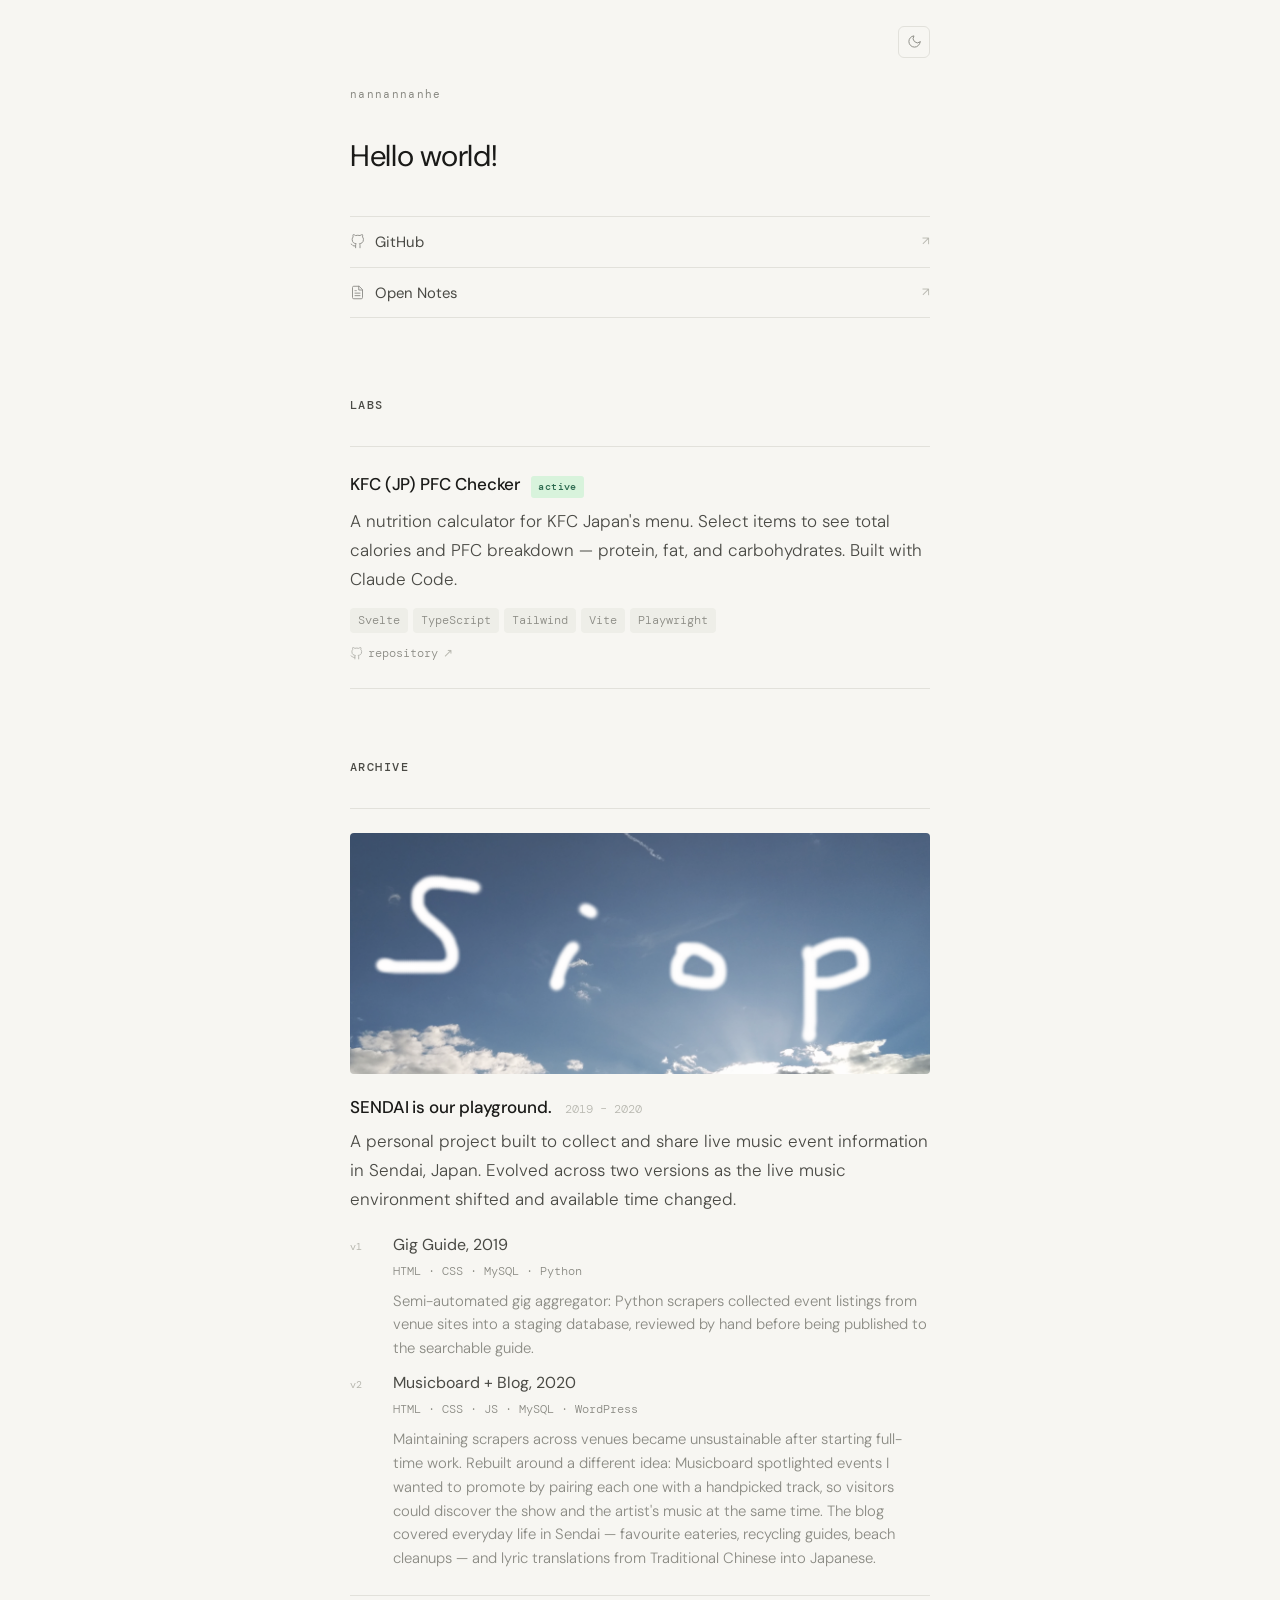
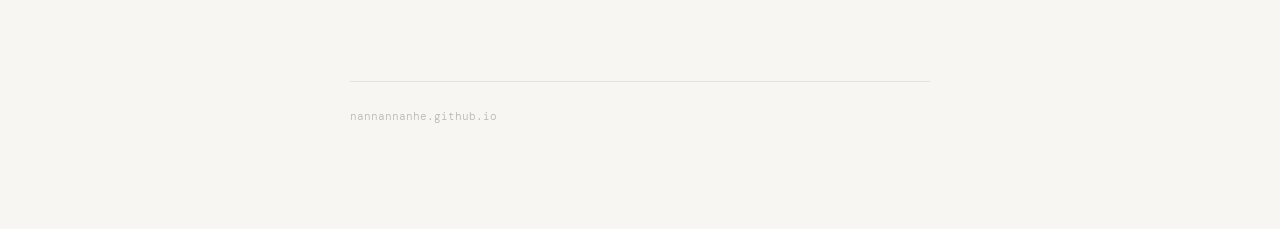
<file: index.html>
<!DOCTYPE html>
<html lang="en">

<head>
    <!-- Google tag (gtag.js) -->
    <script async src="https://www.googletagmanager.com/gtag/js?id=G-EFWFTFTSVG"></script>
    <script>
        window.dataLayer = window.dataLayer || [];
        function gtag() { dataLayer.push(arguments); }
        gtag('js', new Date());

        gtag('config', 'G-EFWFTFTSVG');
    </script>
    <meta charset="UTF-8" />
    <meta name="viewport" content="width=device-width, initial-scale=1.0" />
    <title>nannannanhe</title>
    <link rel="preconnect" href="https://fonts.googleapis.com" />
    <link rel="preconnect" href="https://fonts.gstatic.com" crossorigin />
    <link
        href="https://fonts.googleapis.com/css2?family=DM+Mono:ital,wght@0,300;0,400;0,500;1,300&family=DM+Sans:ital,opsz,wght@0,9..40,300;0,9..40,400;0,9..40,500;1,9..40,300&display=swap"
        rel="stylesheet" />
    <style>
        *,
        *::before,
        *::after {
            box-sizing: border-box;
            margin: 0;
            padding: 0;
        }

        :root {
            --bg: #f7f6f2;
            --surface: #ffffff;
            --ink: #1a1a18;
            --ink-2: #4a4a45;
            --ink-3: #8a8a83;
            --ink-4: #b8b8b0;
            --accent: #1a1a18;
            --rule: #e2e1db;
            --tag-bg: #eeeee8;
            --green: #2d6a4f;
            --green-bg: #d8f3dc;
            --mono: 'DM Mono', monospace;
            --sans: 'DM Sans', sans-serif;
        }

        html.dark {
            --bg: #161614;
            --surface: #1e1e1b;
            --ink: #f0efe8;
            --ink-2: #c0bfb5;
            --ink-3: #7a7a70;
            --ink-4: #4a4a42;
            --rule: #2a2a26;
            --tag-bg: #242420;
            --green: #74c69d;
            --green-bg: #1a3a28;
        }

        html {
            font-size: 17px;
        }

        body {
            background: var(--bg);
            color: var(--ink);
            font-family: var(--sans);
            font-weight: 300;
            line-height: 1.75;
            min-height: 100vh;
            padding: 0 1.5rem;
        }

        main {
            position: relative;
            max-width: 580px;
            margin: 0 auto;
            padding: 5rem 0 6rem;
        }

        /* ─── Intro ─── */
        .intro {
            margin-bottom: 4.5rem;
        }

        .handle {
            font-family: var(--mono);
            font-size: 11px;
            font-weight: 400;
            letter-spacing: 0.12em;
            color: var(--ink-3);
            text-transform: lowercase;
            margin-bottom: 1.5rem;
        }

        .greeting {
            font-size: 1.75rem;
            font-weight: 400;
            letter-spacing: -0.01em;
            margin-bottom: 2rem;
            color: var(--ink);
        }

        .nav-links {
            display: flex;
            flex-direction: column;
            gap: 0;
            border-top: 0.5px solid var(--rule);
        }

        .nav-link {
            display: flex;
            align-items: center;
            justify-content: space-between;
            padding: 0.7rem 0;
            border-bottom: 0.5px solid var(--rule);
            text-decoration: none;
            color: var(--ink-2);
            font-size: 0.875rem;
            font-weight: 400;
            transition: color 0.15s;
        }

        .nav-link:hover {
            color: var(--ink);
        }

        .nav-link-label {
            display: flex;
            align-items: center;
            gap: 0.6rem;
        }

        .nav-link svg {
            width: 15px;
            height: 15px;
            stroke: currentColor;
            fill: none;
            stroke-width: 1.5;
            stroke-linecap: round;
            stroke-linejoin: round;
            flex-shrink: 0;
            opacity: 0.6;
        }

        .nav-arrow {
            font-size: 12px;
            color: var(--ink-4);
            transition: color 0.15s, transform 0.15s;
            display: inline-block;
        }

        .nav-link:hover .nav-arrow {
            color: var(--ink-3);
            transform: translate(2px, -1px);
        }

        /* ─── Section ─── */
        section {
            margin-bottom: 4rem;
        }

        .section-head {
            font-family: var(--mono);
            font-size: 12px;
            font-weight: 500;
            letter-spacing: 0.12em;
            text-transform: uppercase;
            color: var(--ink-2);
            margin-bottom: 1.75rem;
        }

        /* ─── Labs ─── */
        .lab {
            padding: 1.4rem 0;
            border-top: 0.5px solid var(--rule);
        }

        .lab:last-child {
            border-bottom: 0.5px solid var(--rule);
        }

        .lab-row {
            display: flex;
            align-items: baseline;
            gap: 0.65rem;
            margin-bottom: 0.4rem;
            flex-wrap: wrap;
        }

        .lab-title {
            font-size: 1rem;
            font-weight: 500;
            color: var(--ink);
            text-decoration: none;
            letter-spacing: -0.005em;
        }

        .lab-title:hover {
            text-decoration: underline;
            text-underline-offset: 3px;
        }

        .badge {
            font-family: var(--mono);
            font-size: 10px;
            font-weight: 500;
            padding: 2px 7px;
            border-radius: 3px;
            letter-spacing: 0.04em;
        }

        .badge-active {
            background: var(--green-bg);
            color: var(--green);
        }

        .lab-desc {
            font-size: 1rem;
            color: var(--ink-2);
            line-height: 1.7;
            margin-bottom: 0.85rem;
        }

        .lab-meta {
            display: flex;
            flex-direction: column;
            gap: 0.6rem;
        }

        .tags {
            display: flex;
            flex-wrap: wrap;
            gap: 5px;
        }

        .tag {
            font-family: var(--mono);
            font-size: 12px;
            font-weight: 300;
            color: var(--ink-3);
            background: var(--tag-bg);
            padding: 2px 8px;
            border-radius: 4px;
        }

        .lab-repo {
            display: inline-flex;
            align-items: center;
            gap: 5px;
            font-family: var(--mono);
            font-size: 12px;
            font-weight: 300;
            color: var(--ink-3);
            text-decoration: none;
        }

        .lab-repo svg {
            width: 13px;
            height: 13px;
            stroke: currentColor;
            fill: none;
            stroke-width: 1.5;
            stroke-linecap: round;
            stroke-linejoin: round;
            flex-shrink: 0;
            opacity: 0.7;
        }

        .lab-repo:hover {
            color: var(--ink-2);
            text-decoration: underline;
            text-underline-offset: 2px;
        }

        .lab-built-with {
            font-size: 11px;
            color: var(--ink-4);
            font-style: italic;
            margin-top: 0.5rem;
        }

        /* ─── Archive ─── */
        .archive-project {
            border-top: 0.5px solid var(--rule);
            padding: 1.4rem 0;
        }

        .archive-project:last-child {
            border-bottom: 0.5px solid var(--rule);
        }

        .archive-banner {
            width: 100%;
            display: block;
            margin-bottom: 1.1rem;
            border-radius: 4px;
            overflow: hidden;
        }

        .archive-banner img {
            width: 100%;
            height: auto;
            display: block;
            filter: grayscale(10%);
            opacity: 0.9;
            transition: opacity 0.2s;
        }

        .archive-banner:hover img {
            opacity: 1;
        }

        .archive-title-row {
            display: flex;
            align-items: baseline;
            gap: 0.75rem;
            margin-bottom: 0.25rem;
            flex-wrap: wrap;
        }

        .archive-title {
            font-size: 1rem;
            font-weight: 500;
            letter-spacing: -0.005em;
        }

        .archive-years {
            font-family: var(--mono);
            font-size: 12px;
            color: var(--ink-4);
            font-weight: 300;
        }

        .archive-desc {
            font-size: 1rem;
            color: var(--ink-2);
            line-height: 1.7;
            margin-bottom: 1rem;
        }

        .version-list {
            display: flex;
            flex-direction: column;
            gap: 0.5rem;
        }

        .version {
            display: grid;
            grid-template-columns: 2rem 1fr;
            gap: 0.5rem;
            align-items: baseline;
            font-size: 0.9375rem;
        }

        .version-id {
            font-family: var(--mono);
            font-size: 10px;
            font-weight: 400;
            color: var(--ink-4);
            padding-top: 1px;
        }

        .version-body {
            display: flex;
            flex-direction: column;
            gap: 2px;
        }

        .version-link {
            color: var(--ink-2);
            text-decoration: none;
            font-weight: 400;
        }

        .version-link:hover {
            color: var(--ink);
            text-decoration: underline;
            text-underline-offset: 2px;
        }

        .version-stack {
            font-family: var(--mono);
            font-size: 12px;
            font-weight: 300;
            color: var(--ink-3);
        }

        .version-desc {
            font-size: 0.875rem;
            color: var(--ink-3);
            line-height: 1.6;
            margin-top: 0.35rem;
        }

        /* ─── Theme toggle ─── */
        #theme-toggle {
            position: absolute;
            top: 1.5rem;
            right: 0;
            width: 32px;
            height: 32px;
            display: flex;
            align-items: center;
            justify-content: center;
            background: none;
            border: 0.5px solid var(--rule);
            border-radius: 6px;
            cursor: pointer;
            color: var(--ink-3);
            transition: color 0.15s, border-color 0.15s;
            padding: 0;
        }

        #theme-toggle:hover {
            color: var(--ink-2);
            border-color: var(--ink-4);
        }

        #theme-toggle svg {
            width: 15px;
            height: 15px;
            stroke: currentColor;
            fill: none;
            stroke-width: 1.5;
            stroke-linecap: round;
            stroke-linejoin: round;
        }

        #theme-toggle .icon-sun { display: none; }
        html.dark #theme-toggle .icon-sun { display: block; }
        html.dark #theme-toggle .icon-moon { display: none; }

        /* ─── Footer ─── */
        footer {
            margin-top: 5rem;
            padding-top: 1.5rem;
            border-top: 0.5px solid var(--rule);
            font-family: var(--mono);
            font-size: 11px;
            color: var(--ink-4);
            font-weight: 300;
        }

        /* ─── Fade-in ─── */
        @keyframes fadeUp {
            from {
                opacity: 0;
                transform: translateY(10px);
            }

            to {
                opacity: 1;
                transform: translateY(0);
            }
        }

        .intro {
            animation: fadeUp 0.5s ease both;
            animation-delay: 0.05s;
        }

        section:nth-of-type(1) {
            animation: fadeUp 0.5s ease both;
            animation-delay: 0.15s;
        }

        section:nth-of-type(2) {
            animation: fadeUp 0.5s ease both;
            animation-delay: 0.25s;
        }

        footer {
            animation: fadeUp 0.5s ease both;
            animation-delay: 0.35s;
        }
    </style>
    <script>
        (function () {
            var stored = localStorage.getItem('theme');
            var prefersDark = window.matchMedia('(prefers-color-scheme: dark)').matches;
            if (stored === 'dark' || (stored === null && prefersDark)) {
                document.documentElement.classList.add('dark');
            }
        })();
    </script>
</head>

<body>
    <main>
        <button id="theme-toggle" aria-label="Switch to dark mode">
            <!-- Moon: shown in light mode -->
            <svg class="icon-moon" viewBox="0 0 24 24" aria-hidden="true">
                <path d="M21 12.79A9 9 0 1 1 11.21 3 7 7 0 0 0 21 12.79z" />
            </svg>
            <!-- Sun: shown in dark mode -->
            <svg class="icon-sun" viewBox="0 0 24 24" aria-hidden="true">
                <circle cx="12" cy="12" r="5" />
                <line x1="12" y1="1" x2="12" y2="3" />
                <line x1="12" y1="21" x2="12" y2="23" />
                <line x1="4.22" y1="4.22" x2="5.64" y2="5.64" />
                <line x1="18.36" y1="18.36" x2="19.78" y2="19.78" />
                <line x1="1" y1="12" x2="3" y2="12" />
                <line x1="21" y1="12" x2="23" y2="12" />
                <line x1="4.22" y1="19.78" x2="5.64" y2="18.36" />
                <line x1="18.36" y1="5.64" x2="19.78" y2="4.22" />
            </svg>
        </button>

        <!-- Intro -->
        <div class="intro">
            <p class="handle">nannannanhe</p>
            <p class="greeting">Hello world!</p>
            <nav class="nav-links" aria-label="Links">

                <a class="nav-link" href="https://github.com/nannannanhe" target="_blank" rel="noopener">
                    <span class="nav-link-label">
                        <svg viewBox="0 0 24 24" aria-hidden="true">
                            <path
                                d="M9 19c-5 1.5-5-2.5-7-3m14 6v-3.87a3.37 3.37 0 0 0-.94-2.61c3.14-.35 6.44-1.54 6.44-7A5.44 5.44 0 0 0 20 4.77 5.07 5.07 0 0 0 19.91 1S18.73.65 16 2.48a13.38 13.38 0 0 0-7 0C6.27.65 5.09 1 5.09 1A5.07 5.07 0 0 0 5 4.77a5.44 5.44 0 0 0-1.5 3.78c0 5.42 3.3 6.61 6.44 7A3.37 3.37 0 0 0 9 18.13V22" />
                        </svg>
                        GitHub
                    </span>
                    <span class="nav-arrow">↗</span>
                </a>

                <a class="nav-link" href="https://nannannanhe.github.io/blog/" target="_blank" rel="noopener">
                    <span class="nav-link-label">
                        <svg viewBox="0 0 24 24" aria-hidden="true">
                            <path d="M14 2H6a2 2 0 0 0-2 2v16a2 2 0 0 0 2 2h12a2 2 0 0 0 2-2V8z" />
                            <polyline points="14 2 14 8 20 8" />
                            <line x1="16" y1="13" x2="8" y2="13" />
                            <line x1="16" y1="17" x2="8" y2="17" />
                            <polyline points="10 9 9 9 8 9" />
                        </svg>
                        Open Notes
                    </span>
                    <span class="nav-arrow">↗</span>
                </a>

            </nav>
        </div>

        <!-- Labs -->
        <section aria-labelledby="labs-heading">
            <p class="section-head" id="labs-heading">Labs</p>

            <div class="lab">
                <div class="lab-row">
                    <a class="lab-title" href="https://kfc-jp-pfc-checker.pages.dev/" target="_blank" rel="noopener">
                        KFC (JP) PFC Checker
                    </a>
                    <span class="badge badge-active">active</span>
                </div>
                <p class="lab-desc">
                    A nutrition calculator for KFC Japan's menu. Select items to see total
                    calories and PFC breakdown — protein, fat, and carbohydrates.
                    Built with Claude Code.
                </p>
                <div class="lab-meta">
                    <div class="tags">
                        <span class="tag">Svelte</span>
                        <span class="tag">TypeScript</span>
                        <span class="tag">Tailwind</span>
                        <span class="tag">Vite</span>
                        <span class="tag">Playwright</span>
                    </div>
                    <a class="lab-repo" href="https://github.com/nannannanhe/kfc-jp-pfc-checker" target="_blank"
                        rel="noopener">
                        <svg viewBox="0 0 24 24" aria-hidden="true">
                            <path
                                d="M9 19c-5 1.5-5-2.5-7-3m14 6v-3.87a3.37 3.37 0 0 0-.94-2.61c3.14-.35 6.44-1.54 6.44-7A5.44 5.44 0 0 0 20 4.77 5.07 5.07 0 0 0 19.91 1S18.73.65 16 2.48a13.38 13.38 0 0 0-7 0C6.27.65 5.09 1 5.09 1A5.07 5.07 0 0 0 5 4.77a5.44 5.44 0 0 0-1.5 3.78c0 5.42 3.3 6.61 6.44 7A3.37 3.37 0 0 0 9 18.13V22" />
                        </svg>
                        repository
                        <span class="nav-arrow">↗</span>
                    </a>
                </div>
            </div>

        </section>

        <!-- Archive -->
        <section aria-labelledby="archive-heading">
            <p class="section-head" id="archive-heading">Archive</p>

            <div class="archive-project">
                <a class="archive-banner" href="https://nannannanhe.github.io/archive/siop_v1/" target="_blank"
                    rel="noopener" aria-label="SENDAI is our playground — view v1">
                    <img src="archive/siop_v1/img/title_600_20190317.png" alt="SENDAI is our playground — banner"
                        loading="lazy" />
                </a>
                <div class="archive-title-row">
                    <span class="archive-title">SENDAI is our playground.</span>
                    <span class="archive-years">2019 – 2020</span>
                </div>
                <p class="archive-desc">
                    A personal project built to collect and share live music event
                    information in Sendai, Japan. Evolved across two versions as the live
                    music environment shifted and available time changed.
                </p>
                <div class="version-list">
                    <div class="version">
                        <span class="version-id">v1</span>
                        <div class="version-body">
                            <a class="version-link" href="https://nannannanhe.github.io/archive/siop_v1/"
                                target="_blank" rel="noopener">Gig Guide, 2019</a>
                            <span class="version-stack">HTML · CSS · MySQL · Python</span>
                            <p class="version-desc">Semi-automated gig aggregator: Python scrapers collected event
                                listings from venue sites into a staging database, reviewed by hand before being
                                published to the searchable guide.</p>
                        </div>
                    </div>
                    <div class="version">
                        <span class="version-id">v2</span>
                        <div class="version-body">
                            <a class="version-link" href="https://nannannanhe.github.io/archive/siop_v2/"
                                target="_blank" rel="noopener">Musicboard + Blog, 2020</a>
                            <span class="version-stack">HTML · CSS · JS · MySQL · WordPress</span>
                            <p class="version-desc">Maintaining scrapers across venues became unsustainable after
                                starting full-time work. Rebuilt around a different idea: Musicboard spotlighted events
                                I wanted to promote by pairing each one with a handpicked track, so visitors could
                                discover the show and the artist's music at the same time. The blog covered everyday
                                life in Sendai — favourite eateries, recycling guides, beach cleanups — and
                                lyric translations from Traditional Chinese into Japanese.</p>
                        </div>
                    </div>
                </div>
            </div>

        </section>

        <footer>
            nannannanhe.github.io
        </footer>

    </main>
    <script>
        var btn = document.getElementById('theme-toggle');
        btn.setAttribute('aria-label',
            document.documentElement.classList.contains('dark') ? 'Switch to light mode' : 'Switch to dark mode'
        );
        btn.addEventListener('click', function () {
            var isDark = document.documentElement.classList.toggle('dark');
            localStorage.setItem('theme', isDark ? 'dark' : 'light');
            btn.setAttribute('aria-label', isDark ? 'Switch to light mode' : 'Switch to dark mode');
        });
    </script>
</body>

</html>
</file>
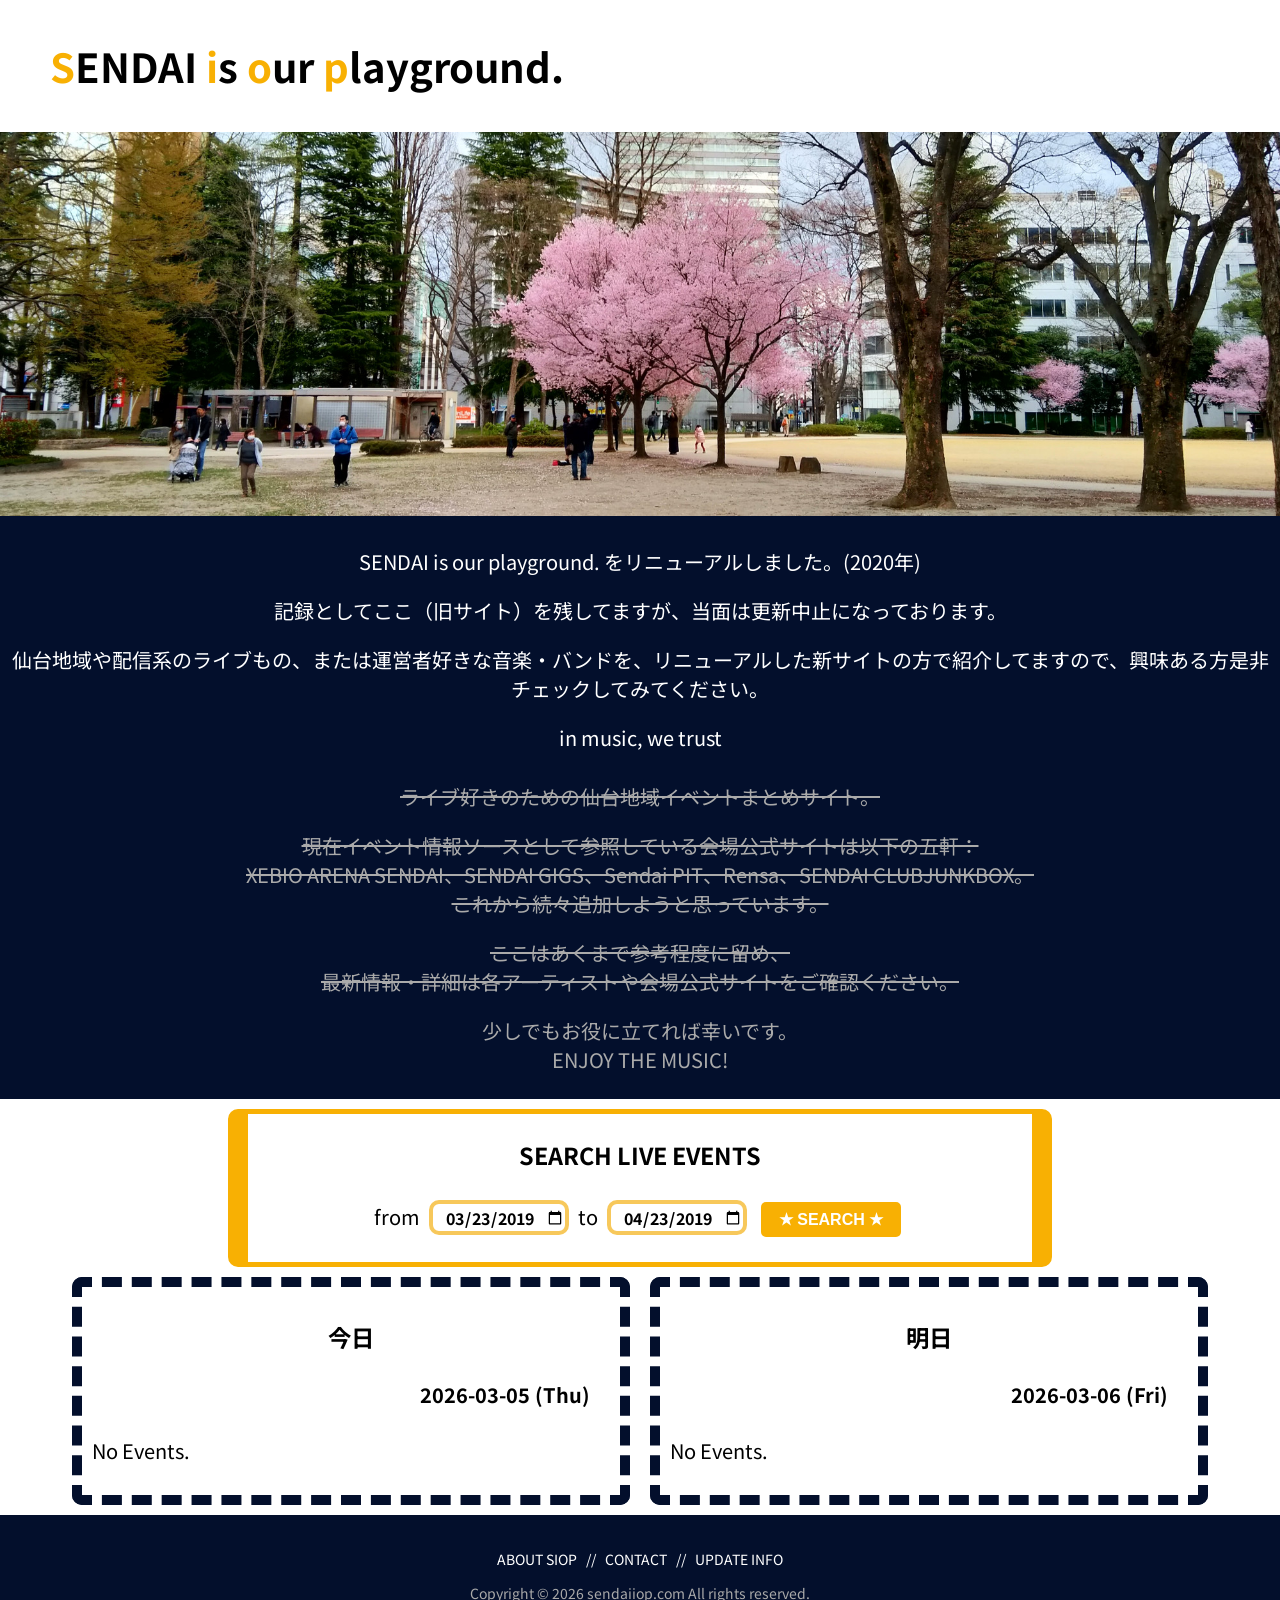
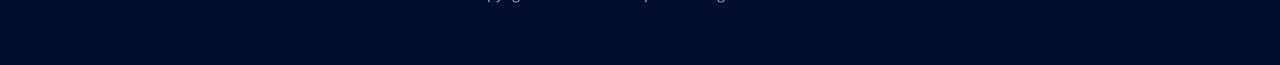
<file: archive/siop_v1/index.html>
<!DOCTYPE html>
<html>

<head>
    <!-- Google tag (gtag.js) -->
    <script async src="https://www.googletagmanager.com/gtag/js?id=G-EFWFTFTSVG"></script>
    <script>
        window.dataLayer = window.dataLayer || [];
        function gtag() { dataLayer.push(arguments); }
        gtag('js', new Date());

        gtag('config', 'G-EFWFTFTSVG');
    </script>
    <meta charset="utf-8">
    <meta http-equiv="X-UA-Compatible" content="IE=edge,chrome=1">
    <meta name="robots" content="noindex">
    <title>SENDAI is our playground. - 仙台地域ライブイベントまとめサイト・SENDAI AREA GIG GUIDE - </title>
    <meta name="viewport" content="width=device-width, initial-scale=1">
    <meta name="description"
        content="ライブ好きのための仙台地域イベントまとめサイト。日付や範囲でライブを検索することができます。ライブに行こう！Searching for Live events in Sendai? Try siop!">
    <link href="https://fonts.googleapis.com/css?family=Noto+Sans+JP" rel="stylesheet">
    <link rel="shortcut icon" href="img/ico4.png">

    <link href="css/common.css" rel="stylesheet" type="text/css">
    <link href="css/mobile.css" rel="stylesheet" type="text/css" media="(min-width: 0px) and (max-width: 599px)">
    <link href="css/tablet.css" rel="stylesheet" type="text/css" media="(min-width: 600px) and (max-width: 900px)">
    <link href="css/pc.css" rel="stylesheet" type="text/css" media="(min-width: 901px)">


</head>

<body>
    <div id="header-light">
        <h1><span class="kone"><span class="orange">S</span>ENDAI&nbsp;</span><span class="kone"><span
                    class="orange">i</span>s <span class="orange">o</span>ur <span
                    class="orange">p</span>layground.</span></h1>
    </div>

    <!--pic-header start -->
    <div id="pic-header">
        <picture>
            <source srcset="img/s2000_600.jpg" media="(min-width: 901px)">
            <source srcset="img/s1000_500.jpg" media="(min-width: 600px) and (max-width: 900px)">
            <source srcset="img/s600_500.jpg" media="(min-width: 0px) and (max-width: 599px)">
            <img src="img/s2000_600.jpg" alt="default image">
        </picture>
    </div>
    <!--pic-header ends-->
    <!-- information -->
    <div id="inform">
        <p><a href="../siop_v2/" rel="noopener">SENDAI is our playground. </a>をリニューアルしました。(2020年)</p>
        <p>記録としてここ（旧サイト）を残してますが、当面は更新中止になっております。</p>
        <p>仙台地域や配信系のライブもの、または運営者好きな音楽・バンドを、リニューアルした<a href="../siop_v2/"
                rel="noopener">新サイト</a>の方で紹介してますので、興味ある方是非チェックしてみてください。</p>
        <p>in music, we trust</p>
        <div style="color: #aaaaaa !important ; margin-top: 30px;">
            <p style=" text-decoration: line-through !important; ">ライブ好きのための仙台地域イベントまとめサイト。</p>
            <p style=" text-decoration: line-through !important; ">現在イベント情報ソースとして参照している会場公式サイトは以下の五軒：<br>XEBIO ARENA
                SENDAI、SENDAI GIGS、Sendai PIT、Rensa、SENDAI CLUBJUNKBOX。<br>これから続々追加しようと思っています。</p>
            <p style=" text-decoration: line-through !important; ">ここはあくまで参考程度に留め、<br>最新情報・詳細は各アーティストや会場公式サイトをご確認ください。
            </p>
            <p>少しでもお役に立てれば幸いです。<br>ENJOY THE MUSIC!</p>
        </div>
    </div>
    <!--wrapper start-->
    <div id="wrapper">
        <!-- search area -->
        <div class="searchbox">
            <h3>SEARCH LIVE EVENTS</h3>
            <form method="GET" action="./search.html">
                <p><span class="kone"><label for="datestart">from&nbsp;</label><input type="date" name="datestart"
                            id="datestart" value="2019-03-23"></span><span class="kone"><label
                            for="dateends">&nbsp;to&nbsp;</label><input type="date" name="dateends" id="dateends"
                            value="2019-04-23"></span>
                    <button type='submit' name='action' value='search'>★ SEARCH ★</button>
                </p>
            </form>
        </div>
        <div class="container-table">
            <div class="table-row">
                <div id="todaysevent">
                    <h3>今日</h3>
                    <h4 class="date">2026-03-05 (Thu) </h4>
                    <p>No Events.</p>
                </div>
                <div id="tomorrowsevent">
                    <h3>明日</h3>
                    <h4 class="date">2026-03-06 (Fri) </h4>
                    <p>No Events.</p>
                </div>
            </div>
        </div>

    </div>
    <!--wrapper end-->
    <div id="footer">
        <p><a href="about.html">ABOUT SIOP</a>&nbsp;&nbsp;&nbsp;//&nbsp;&nbsp;&nbsp;<a
                href="contact.html">CONTACT</a>&nbsp;&nbsp;&nbsp;//&nbsp;&nbsp;&nbsp;<a href="updateinfo.html">UPDATE
                INFO</a></p>
        <p id="copyright">Copyright &copy; 2026 sendaiiop.com <span class="kone">All rights reserved.</span></p>
    </div>
</body>

</html>
</file>
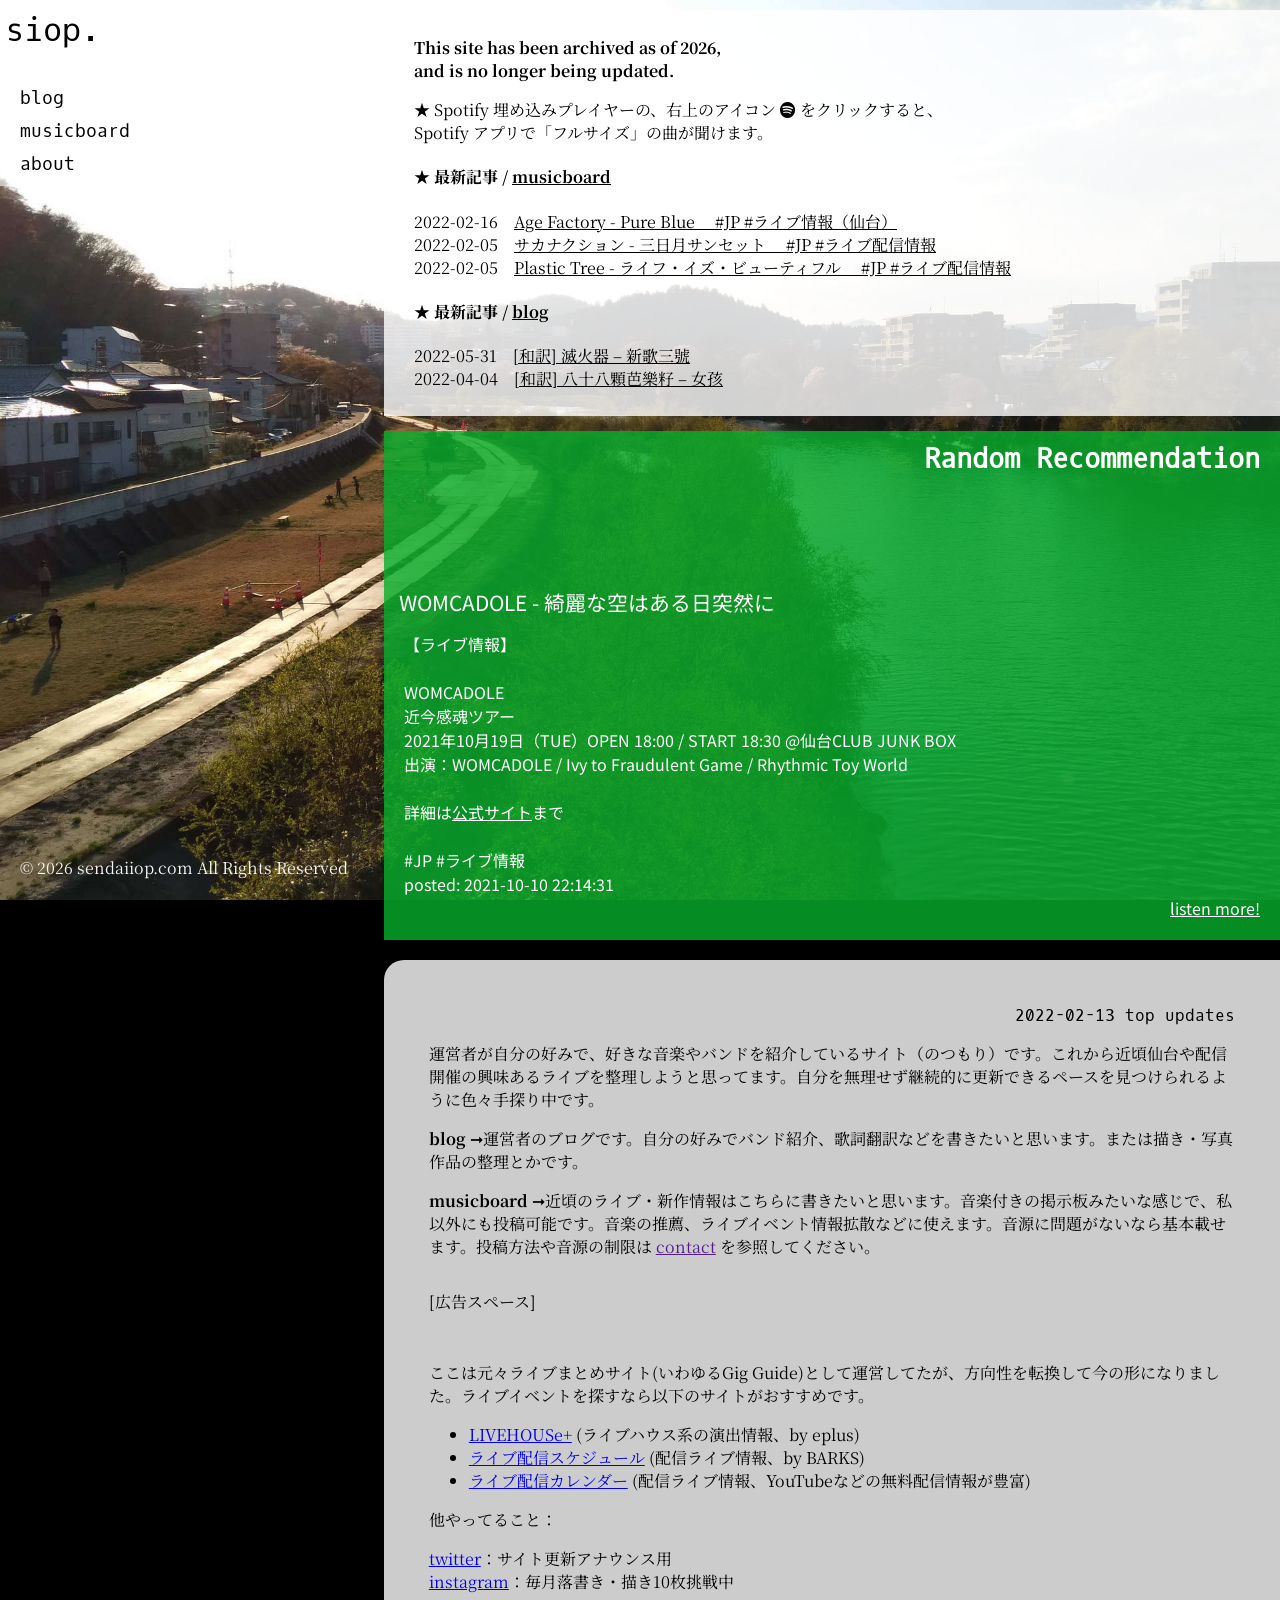
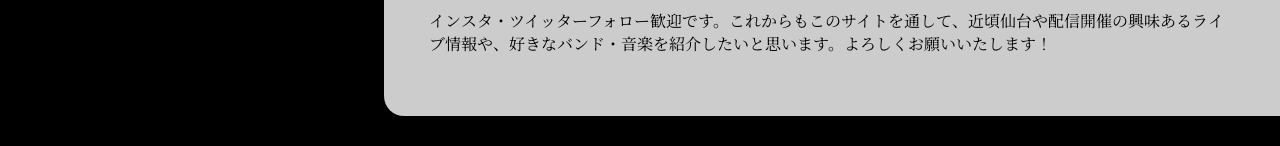
<file: archive/siop_v2/index.html>
<!DOCTYPE html>
<html>

<head>
    <!-- Google tag (gtag.js) -->
    <script async src="https://www.googletagmanager.com/gtag/js?id=G-EFWFTFTSVG"></script>
    <script>
        window.dataLayer = window.dataLayer || [];
        function gtag() { dataLayer.push(arguments); }
        gtag('js', new Date());

        gtag('config', 'G-EFWFTFTSVG');
    </script>
    <meta charset="utf-8">
    <meta name="robots" content="noindex">
    <meta http-equiv="X-UA-Compatible" content="IE=edge,chrome=1">
    <title>SENDAI is our playground.</title>
    <meta name="viewport" content="width=device-width, initial-scale=1">
    <meta name="description" content="サイト運営者の独断で、好きな音楽・バンドと、ライブ・イベント（配信や仙台開催のものを中心に）を紹介してます。">
    <link
        href="https://fonts.googleapis.com/css2?family=Noto+Sans+JP&family=Noto+Sans+TC&family=Noto+Serif+JP:wght@500&family=Noto+Serif+TC:wght@500&family=Oxygen+Mono&display=swap"
        rel="stylesheet">
    <link rel="shortcut icon" href="./common/img/favicon.ico">
    <link rel="apple-touch-icon" href="./common/img/apple-touch-icon.png">
    <link rel="icon" type="image/png" href="./common/img/android-chrome-192x192.png">

    <link href="./common/css/common.css" rel="stylesheet" type="text/css">
    <link href="./common/css/mobile.css" rel="stylesheet" type="text/css"
        media="(min-width: 0px) and (max-width: 770px)">
    <link href="./common/css/tablet.css" rel="stylesheet" type="text/css"
        media="(min-width: 771px) and (max-width: 1399px)">
    <link href="./common/css/pc.css" rel="stylesheet" type="text/css" media="(min-width: 1400px)">
    <link href="./common/libs/font-awesome/css/all.min.css" rel="stylesheet">
    <link href="./common/libs/font-awesome/css/fontawesome.min.css" rel="stylesheet">
    <link href="./common/libs/font-awesome/css/brands.min.css" rel="stylesheet">
    <script src="./common/libs/lazysizes/lazysizes.min.js"></script>

</head>

<body>
    <div id="back-slider">
        <!-- slides -->
        <img data-srcset="./slider/black.png 600w,
                     ./slider/IMG_20200412_164941_16x9.jpg 2400w" sizes="(max-width: 770px) 600px, 2400px"
            src="./slider/IMG_20200412_164941_16x9.jpg">
        <img data-srcset="./slider/black.png 600w,
                     ./slider/IMG_20180407_160701_190524.jpg 2400w" data-sizes="(max-width: 770px) 600px, 2400px"
            data-src="./slider/IMG_20180407_160701_190524.jpg" class="lazyload out">
        <img data-srcset="./slider/black.png 600w,
                     ./slider/IMG_20190419_180222_16x9.jpg 2400w" data-sizes="(max-width: 770px) 600px, 2400px"
            data-src="./slider/IMG_20190419_180222_16x9.jpg" class="lazyload out">
        <img data-srcset="./slider/black.png 600w,
                     ./slider/IMG_20191119_085349_16x9.jpg 2400w" data-sizes="(max-width: 770px) 600px, 2400px"
            data-src="./slider/IMG_20191119_085349_16x9.jpg" class="lazyload out">
        <img data-srcset="./slider/black.png 600w,
                     ./slider/IMG_20191127_205332_16x9.jpg 2400w" data-sizes="(max-width: 770px) 600px, 2400px"
            data-src="./slider/IMG_20191127_205332_16x9.jpg" class="lazyload out">
        <img data-srcset="./slider/black.png 600w,
                     ./slider/IMG_20200207_122801_16x9.jpg 2400w" data-sizes="(max-width: 770px) 600px, 2400px"
            data-src="./slider/IMG_20200207_122801_16x9.jpg" class="lazyload out">
        <img data-srcset="./slider/black.png 600w,
                     ./slider/IMG_20200210_203306_16x9.jpg 2400w" data-sizes="(max-width: 770px) 600px, 2400px"
            data-src="./slider/IMG_20200210_203306_16x9.jpg" class="lazyload out">
        <img data-srcset="./slider/black.png 600w,
                     ./slider/IMG_20200409_083922_16x9.jpg 2400w" data-sizes="(max-width: 770px) 600px, 2400px"
            data-src="./slider/IMG_20200409_083922_16x9.jpg" class="lazyload out">
    </div>
    <div class="pc-menu">
        <div class="logo"><a href="./">siop.</a></div>
        <div class="menu">
            <a href="./blog/">blog</a><br>
            <a href="./musicboard/">musicboard</a><br>
            <a href="./about">about</a>
        </div>
    </div>
    <div class="npc-menu">
        <div class="logo"><a href="./">siop.</a></div>
        <div class="menu"><a href="./blog/">blog</a></div>
        <div class="menu"><a href="./musicboard/">musicboard</a></div>
        <div class="menu"><a href="./about/">about</a></div>
    </div>
    <div class="news-container">
        <div class="article">
            <p><b>This site has been archived as of 2026,<br> and is no longer being updated.</b></p>
            <p>★ Spotify 埋め込みプレイヤーの、右上のアイコン <i class="fab fa-spotify"></i> をクリックすると、<br>
                Spotify アプリで「フルサイズ」の曲が聞けます。</p>
            <h4>★ 最新記事 / <a href="./musicboard/">musicboard</a></h4>
            <p>
                2022-02-16　<a href="./musicboard#071">Age Factory - Pure Blue 　#JP #ライブ情報（仙台）</a><br>
                2022-02-05　<a href="./musicboard#070">サカナクション - 三日月サンセット 　#JP #ライブ配信情報</a><br>
                2022-02-05　<a href="./musicboard#069">Plastic Tree - ライフ・イズ・ビューティフル 　#JP #ライブ配信情報</a><br>
            </p>
            <h4>★ 最新記事 / <a href="./blog/">blog</a></h4>
            <p>
                2022-05-31　<a href=''>[和訳] 滅火器 &#8211; 新歌三號</a>
                <br>
                2022-04-04　<a href=''>[和訳] 八十八顆芭樂籽 &#8211;
                    女孩</a>
            </p>
        </div>
    </div>
    <div class="pickup-container">
        <h3>Random Recommendation</h3>
        <!-- spotify version -->
        <div class="spotify-iframe">
            <iframe src="https://open.spotify.com/embed/track/2yNyEAQmvGSkknRhphIOjt" frameborder="0"
                allowtransparency="true" allow="encrypted-media"></iframe>
        </div>
        <div class="artist-title">
            WOMCADOLE - 綺麗な空はある日突然に </div>
        <div class="pickup-comment">
            【ライブ情報】<br />
            <br />
            WOMCADOLE<br />
            近今感魂ツアー<br />
            2021年10月19日（TUE）OPEN 18:00 / START 18:30 @仙台CLUB JUNK BOX<br />
            出演：WOMCADOLE / Ivy to Fraudulent Game / Rhythmic Toy World<br />
            <br />
            詳細は<a href="https://womcadole.com/" target="_blank" rel="noopener">公式サイト</a>まで <br><br>#JP #ライブ情報
            <br>posted: 2021-10-10 22:14:31 <span style="display: block; text-align: right"><a
                    href="./musicboard/">listen more!</a></span>
        </div>
    </div>

    <div class="blog-container">
        <div class="article">
            <!--<div class="article-title">hello world! &#8211; top用</div>-->
            <div class="article-date">2022-02-13 top updates</div>
            <div class="article-content">
                <p>運営者が自分の好みで、好きな音楽やバンドを紹介しているサイト（のつもり）です。これから近頃仙台や配信開催の興味あるライブを整理しようと思ってます。自分を無理せず継続的に更新できるペースを見つけられるように色々手探り中です。
                </p>
                <p><strong>blog</strong> ➞運営者のブログです。自分の好みでバンド紹介、歌詞翻訳などを書きたいと思います。または描き・写真作品の整理とかです。</p>
                <p><strong>musicboard</strong>
                    ➞近頃のライブ・新作情報はこちらに書きたいと思います。音楽付きの掲示板みたいな感じで、私以外にも投稿可能です。音楽の推薦、ライブイベント情報拡散などに使えます。音源に問題がないなら基本載せます。投稿方法や音源の制限は
                    <a href="">contact</a> を参照してください。
                </p>
                <div style="margin-top: 2em; margin-bottom: 3em;">[広告スペース]</div>
                <p>ここは元々ライブまとめサイト(いわゆるGig Guide)として運営してたが、方向性を転換して今の形になりました。ライブイベントを探すなら以下のサイトがおすすめです。</p>
                <ul>
                    <li><a href="https://livehouse.eplus.jp/" target="_blank" rel="noopener noreferrer">LIVEHOUSe+</a>
                        (ライブハウス系の演出情報、by eplus)</li>
                    <li><a href="https://www.barks.jp/video_streamings/" target="_blank"
                            rel="noopener noreferrer">ライブ配信スケジュール</a> (配信ライブ情報、by BARKS)</li>
                    <li><a href="https://stream-calendar.com/" target="_blank" rel="noopener">ライブ配信カレンダー</a>
                        (配信ライブ情報、YouTubeなどの無料配信情報が豊富)</li>
                </ul>
                <p>他やってること：</p>
                <p><a href="https://twitter.com/nannannanhe" target="_blank"
                        rel="noopener">twitter</a>：サイト更新アナウンス用<br />
                    <a href="https://www.instagram.com/nannannanhe/" target="_blank"
                        rel="noopener">instagram</a>：毎月落書き・描き10枚挑戦中
                </p>
                <p>インスタ・ツイッターフォロー歓迎です。これからもこのサイトを通して、近頃仙台や配信開催の興味あるライブ情報や、好きなバンド・音楽を紹介したいと思います。よろしくお願いいたします！</p>
            </div>
        </div>
    </div>
    <div class="footer">
        <p>© 2026 sendaiiop.com All Rights Reserved</p>
    </div>

    <script src="./common/libs/jquery/jquery-3.6.0.min.js"></script>
    <script src="./common/js/jq-slider.js"></script>

</body>

</html>
</file>
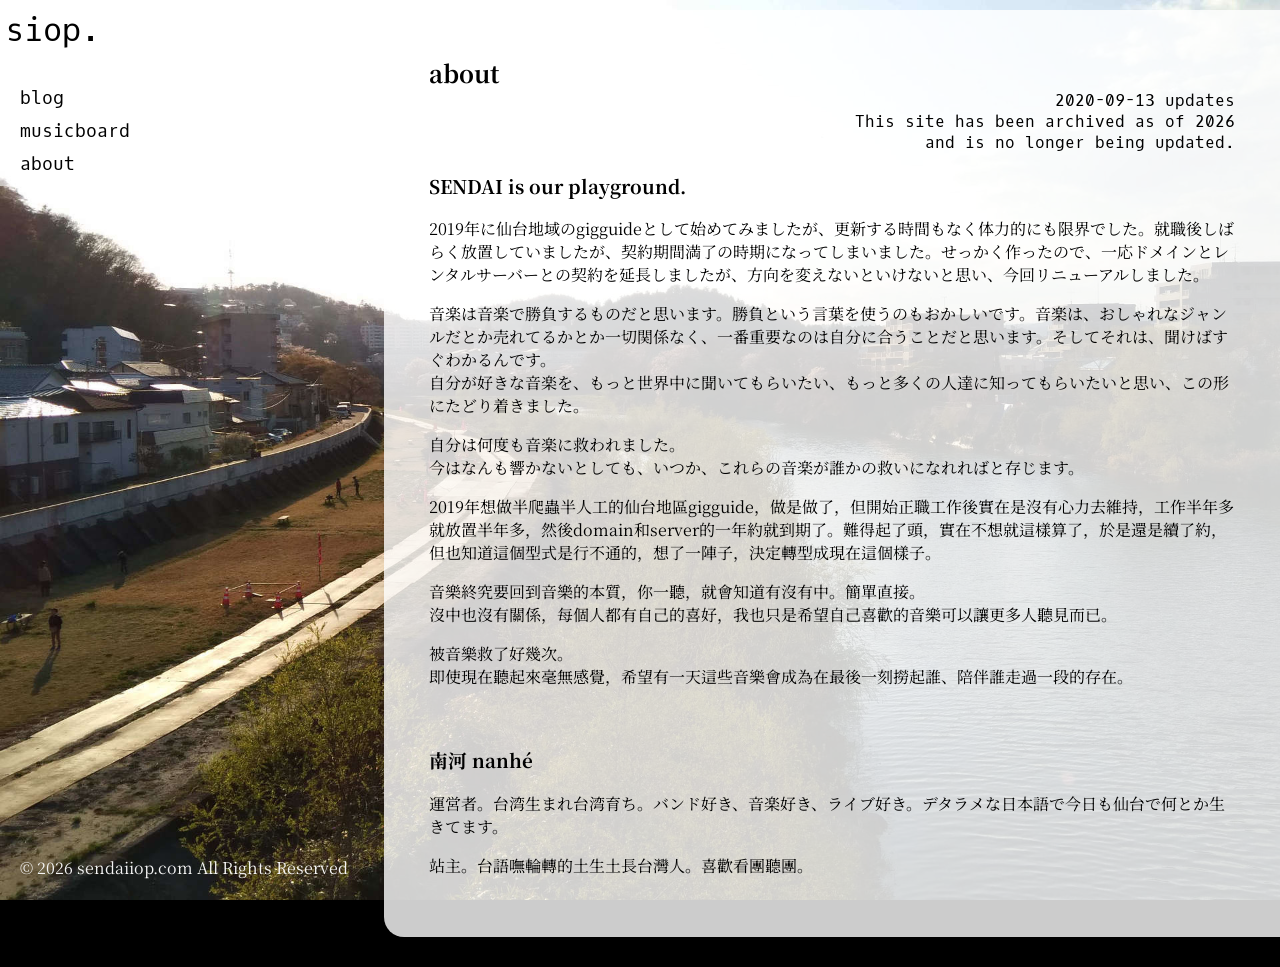
<file: archive/siop_v2/about/index.html>
<!DOCTYPE html>
<html>

<head>
    <!-- Google tag (gtag.js) -->
    <script async src="https://www.googletagmanager.com/gtag/js?id=G-EFWFTFTSVG"></script>
    <script>
        window.dataLayer = window.dataLayer || [];
        function gtag() { dataLayer.push(arguments); }
        gtag('js', new Date());

        gtag('config', 'G-EFWFTFTSVG');
    </script>
    <meta charset="utf-8">
    <meta http-equiv="X-UA-Compatible" content="IE=edge,chrome=1">
    <meta name="robots" content="noindex">
    <title>ABOUT | SENDAI is our playground.</title>
    <meta name="viewport" content="width=device-width, initial-scale=1">
    <meta name="description" content="About the site and the developer.">
    <link
        href="https://fonts.googleapis.com/css2?family=Noto+Sans+JP&family=Noto+Sans+TC&family=Noto+Serif+JP:wght@500&family=Noto+Serif+TC:wght@500&family=Oxygen+Mono&display=swap"
        rel="stylesheet">
    <link rel="shortcut icon" href="../common/img/favicon.ico">
    <link rel="apple-touch-icon" href="../common/img/apple-touch-icon.png">
    <link rel="icon" type="image/png" href="../common/img/android-chrome-192x192.png">

    <link href="../common/css/common.css" rel="stylesheet" type="text/css">
    <link href="../common/css/mobile.css" rel="stylesheet" type="text/css"
        media="(min-width: 0px) and (max-width: 770px)">
    <link href="../common/css/tablet.css" rel="stylesheet" type="text/css"
        media="(min-width: 771px) and (max-width: 1399px)">
    <link href="../common/css/pc.css" rel="stylesheet" type="text/css" media="(min-width: 1400px)">
    <link href="../common/libs/font-awesome/css/fontawesome.min.css" rel="stylesheet">
    <link href="../common/libs/font-awesome/css/brands.min.css" rel="stylesheet">
    <script src="../common/libs/lazysizes/lazysizes.min.js"></script>

</head>

<body>
    <div id="back-slider">
        <!-- slides -->
        <img data-srcset="../slider/black.png 600w,
                     ../slider/IMG_20200412_164941_16x9.jpg 2400w" sizes="(max-width: 770px) 600px, 2400px"
            src="../slider/IMG_20200412_164941_16x9.jpg">
        <img data-srcset="../slider/black.png 600w,
                     ../slider/IMG_20180407_160701_190524.jpg 2400w" data-sizes="(max-width: 770px) 600px, 2400px"
            data-src="../slider/IMG_20180407_160701_190524.jpg" class="lazyload out">
        <img data-srcset="../slider/black.png 600w,
                     ../slider/IMG_20190419_180222_16x9.jpg 2400w" data-sizes="(max-width: 770px) 600px, 2400px"
            data-src="../slider/IMG_20190419_180222_16x9.jpg" class="lazyload out">
        <img data-srcset="../slider/black.png 600w,
                     ../slider/IMG_20191119_085349_16x9.jpg 2400w" data-sizes="(max-width: 770px) 600px, 2400px"
            data-src="../slider/IMG_20191119_085349_16x9.jpg" class="lazyload out">
        <img data-srcset="../slider/black.png 600w,
                     ../slider/IMG_20191127_205332_16x9.jpg 2400w" data-sizes="(max-width: 770px) 600px, 2400px"
            data-src="../slider/IMG_20191127_205332_16x9.jpg" class="lazyload out">
        <img data-srcset="../slider/black.png 600w,
                     ../slider/IMG_20200207_122801_16x9.jpg 2400w" data-sizes="(max-width: 770px) 600px, 2400px"
            data-src="../slider/IMG_20200207_122801_16x9.jpg" class="lazyload out">
        <img data-srcset="../slider/black.png 600w,
                     ../slider/IMG_20200210_203306_16x9.jpg 2400w" data-sizes="(max-width: 770px) 600px, 2400px"
            data-src="../slider/IMG_20200210_203306_16x9.jpg" class="lazyload out">
        <img data-srcset="../slider/black.png 600w,
                     ../slider/IMG_20200409_083922_16x9.jpg 2400w" data-sizes="(max-width: 770px) 600px, 2400px"
            data-src="../slider/IMG_20200409_083922_16x9.jpg" class="lazyload out">
    </div>
    <div class="pc-menu">
        <div class="logo"><a href="../">siop.</a></div>
        <div class="menu">
            <a href="../blog/">blog</a><br>
            <a href="../musicboard/">musicboard</a><br>
            <a href="../about/">about</a>
        </div>
    </div>
    <div class="npc-menu">
        <div class="logo"><a href="../">siop.</a></div>
        <div class="menu"><a href="../blog/">blog</a></div>
        <div class="menu"><a href="../musicboard/">musicboard</a></div>
        <div class="menu"><a href="../about/">about</a></div>
    </div>
    <div class="page-container">
        <div class="article">
            <div class="article-title">about</div>
            <div class="article-date">2020-09-13 updates<br>
                This site has been archived as of 2026<br> and is no longer being updated.
            </div>
            <div class="article-content">
                <h3>SENDAI is our playground.</h3>
                <p>2019年に仙台地域のgigguideとして始めてみましたが、更新する時間もなく体力的にも限界でした。就職後しばらく放置していましたが、契約期間満了の時期になってしまいました。せっかく作ったので、一応ドメインとレンタルサーバーとの契約を延長しましたが、方向を変えないといけないと思い、今回リニューアルしました。
                </p>
                <p>音楽は音楽で勝負するものだと思います。勝負という言葉を使うのもおかしいです。音楽は、おしゃれなジャンルだとか売れてるかとか一切関係なく、一番重要なのは自分に合うことだと思います。そしてそれは、聞けばすぐわかるんです。<br />
                    自分が好きな音楽を、もっと世界中に聞いてもらいたい、もっと多くの人達に知ってもらいたいと思い、この形にたどり着きました。</p>
                <p>自分は何度も音楽に救われました。<br />
                    今はなんも響かないとしても、いつか、これらの音楽が誰かの救いになれればと存じます。</p>
                <p>2019年想做半爬蟲半人工的仙台地區gigguide，做是做了，但開始正職工作後實在是沒有心力去維持，工作半年多就放置半年多，然後domain和server的一年約就到期了。難得起了頭，實在不想就這樣算了，於是還是續了約，但也知道這個型式是行不通的，想了一陣子，決定轉型成現在這個樣子。
                </p>
                <p>音樂終究要回到音樂的本質，你一聽，就會知道有沒有中。簡單直接。<br />
                    沒中也沒有關係，每個人都有自己的喜好，我也只是希望自己喜歡的音樂可以讓更多人聽見而已。</p>
                <p>被音樂救了好幾次。<br />
                    即使現在聽起來毫無感覺，希望有一天這些音樂會成為在最後一刻撈起誰、陪伴誰走過一段的存在。</p>
                <p>&nbsp;</p>
                <h3>南河 nanhé</h3>
                <p>運営者。台湾生まれ台湾育ち。バンド好き、音楽好き、ライブ好き。デタラメな日本語で今日も仙台で何とか生きてます。</p>
                <p>站主。台語嘸輪轉的土生土長台灣人。喜歡看團聽團。</p>
            </div>
        </div>
    </div>
    <div class="footer">
        <p>© 2026 sendaiiop.com All Rights Reserved</p>
    </div>

    <script src="../common/libs/jquery/jquery-3.6.0.min.js"></script>
    <script src="../common/js/jq-slider.js"></script>

</body>

</html>
</file>
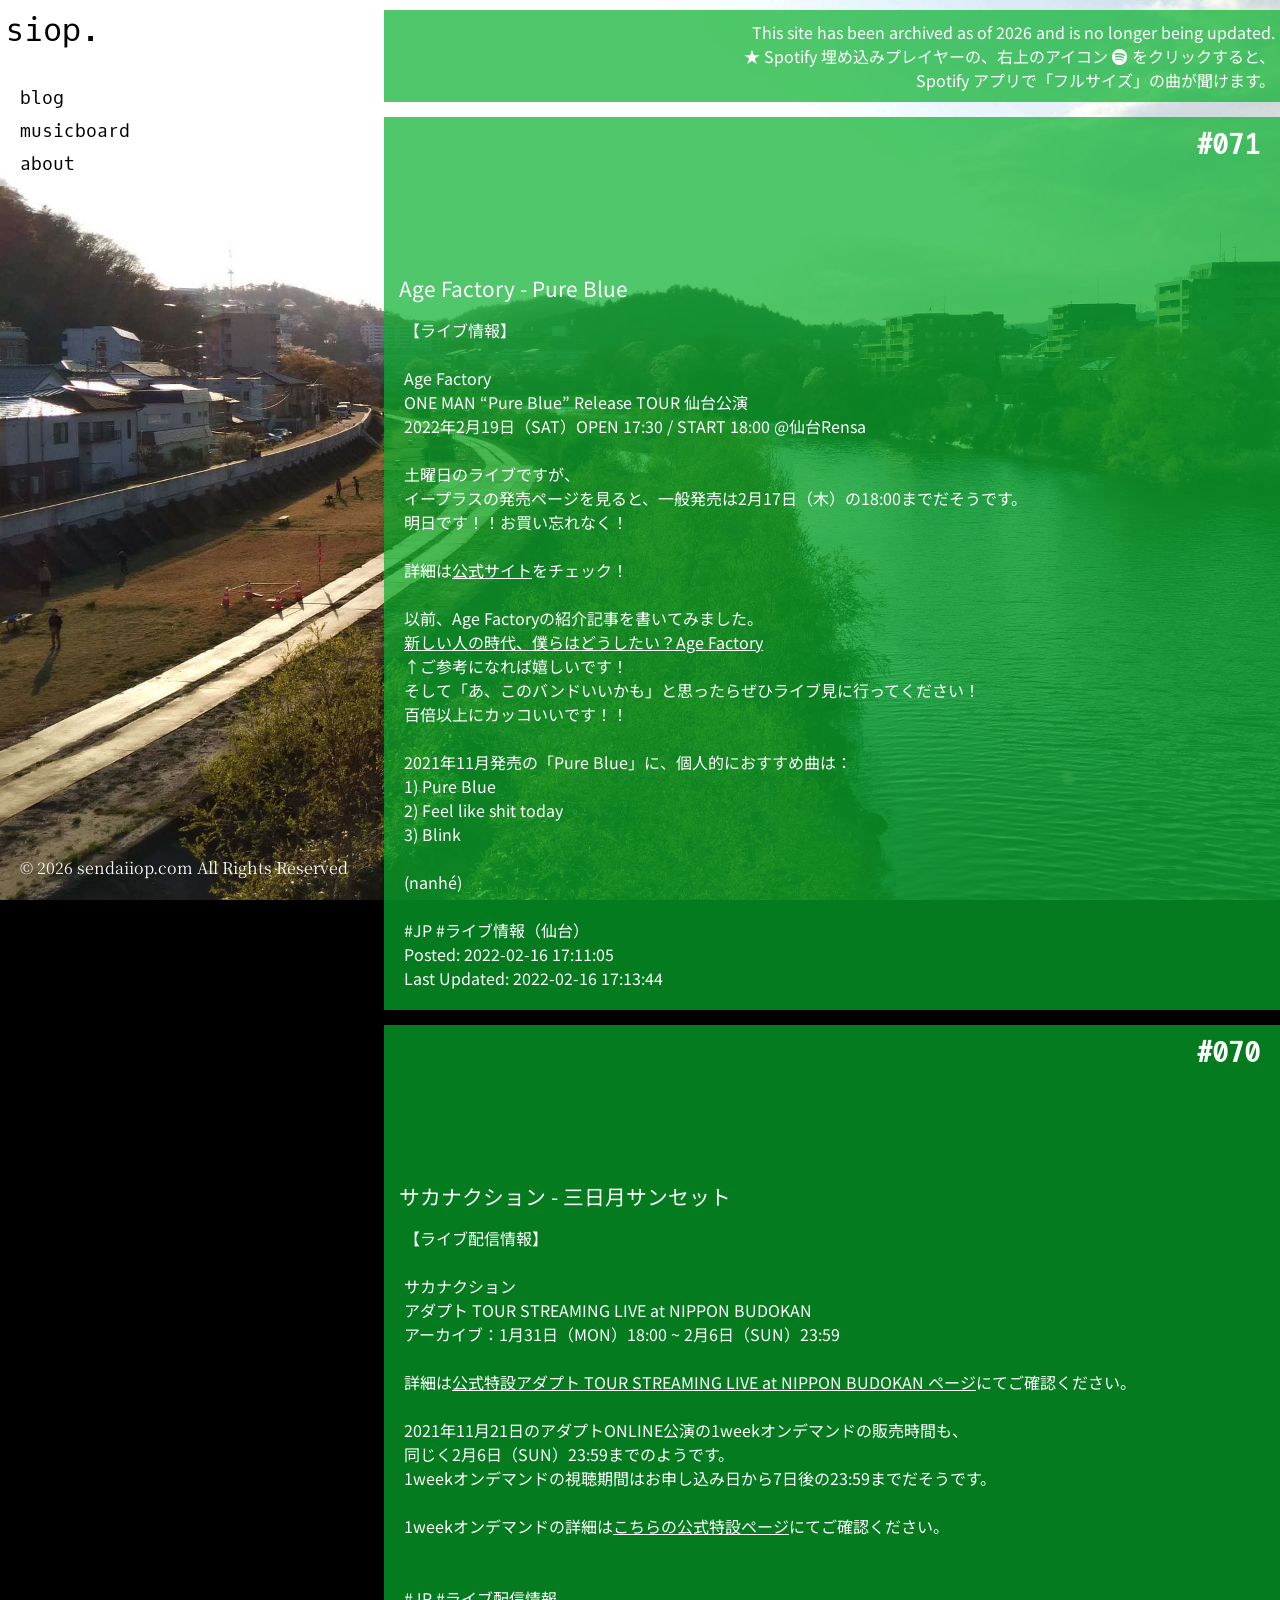
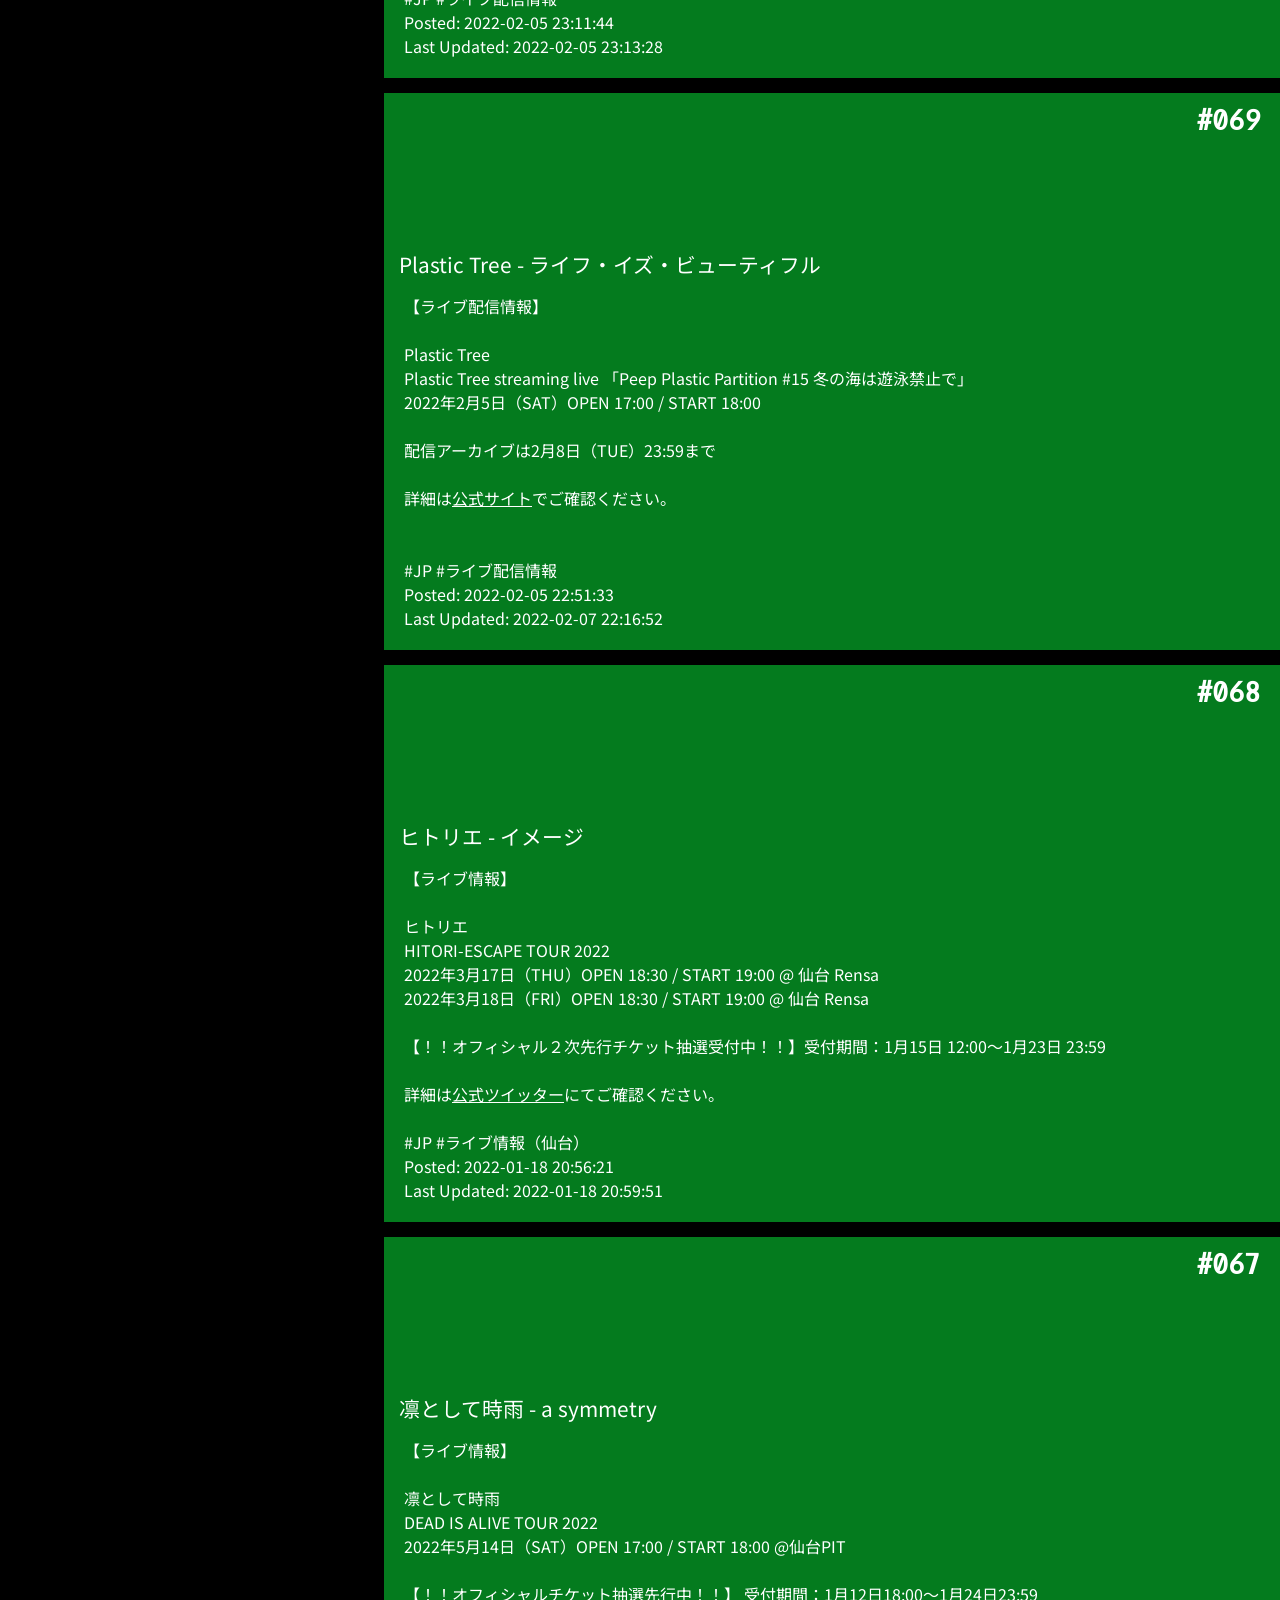
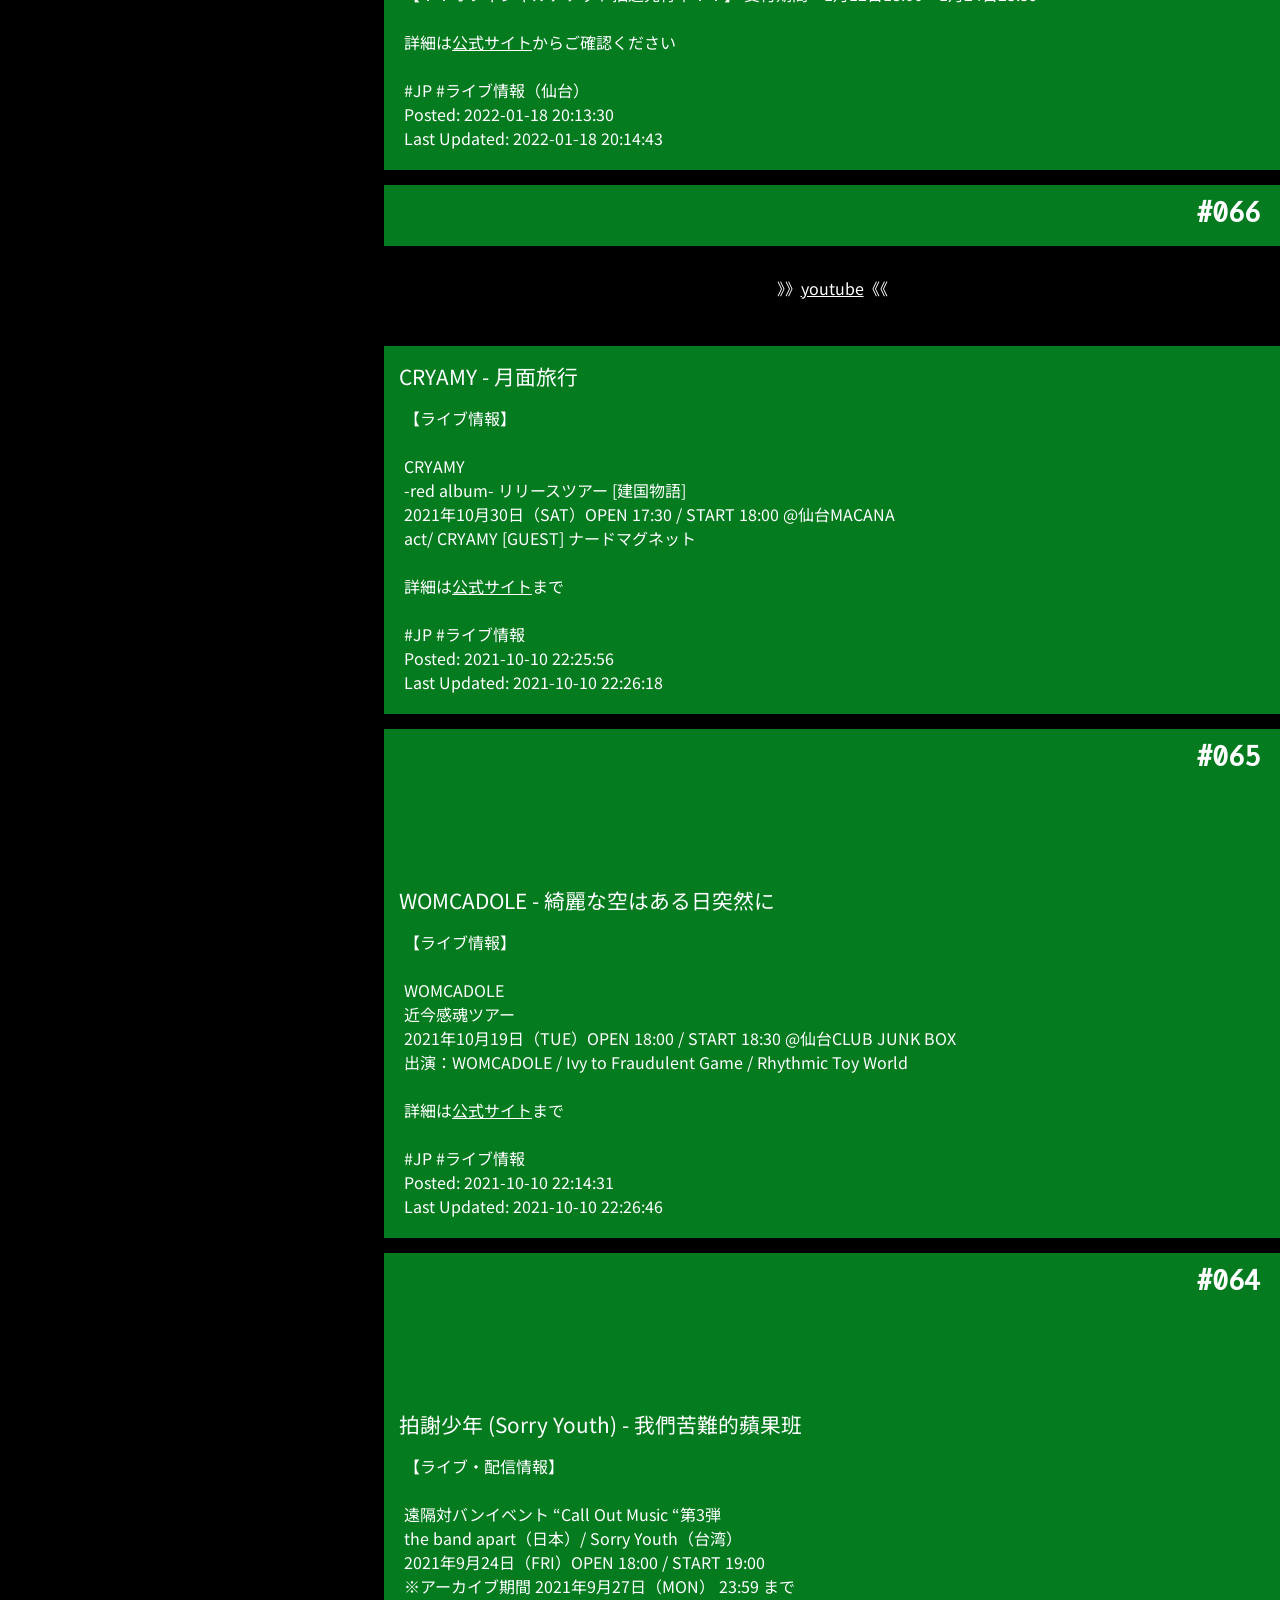
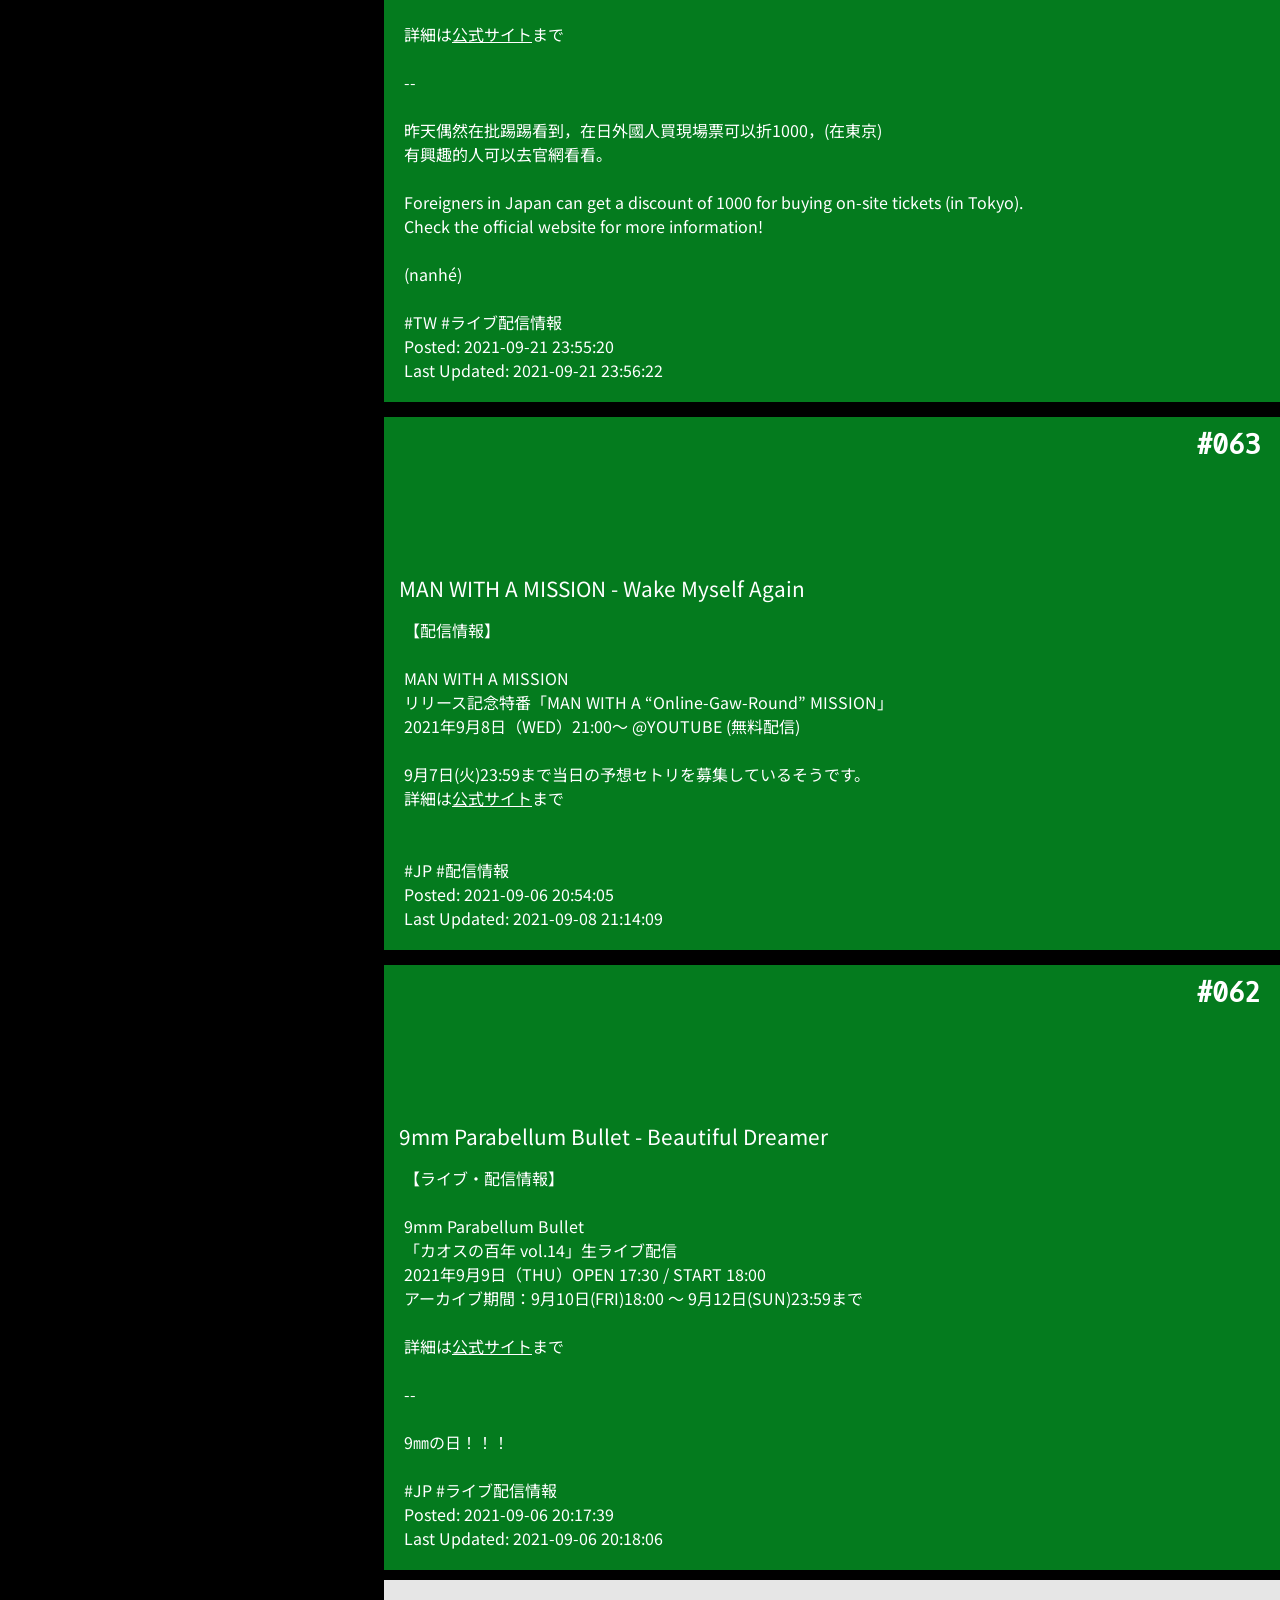
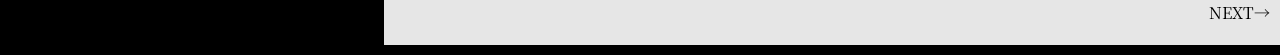
<file: archive/siop_v2/musicboard/index.html>
<!DOCTYPE html>
<html>

<head>
    <!-- Google tag (gtag.js) -->
    <script async src="https://www.googletagmanager.com/gtag/js?id=G-EFWFTFTSVG"></script>
    <script>
        window.dataLayer = window.dataLayer || [];
        function gtag() { dataLayer.push(arguments); }
        gtag('js', new Date());

        gtag('config', 'G-EFWFTFTSVG');
    </script>
    <meta charset="utf-8">
    <meta name="robots" content="noindex">
    <meta http-equiv="X-UA-Compatible" content="IE=edge,chrome=1">
    <title>MUSICBOARD | SENDAI is our playground.</title>
    <meta name="viewport" content="width=device-width, initial-scale=1">
    <meta name="description" content="音楽付きの掲示板みたいな感じで、音楽の推薦、ライブイベント情報拡散など。">
    <link
        href="https://fonts.googleapis.com/css2?family=Noto+Sans+JP&family=Noto+Sans+TC&family=Noto+Serif+JP:wght@500&family=Noto+Serif+TC:wght@500&family=Oxygen+Mono&display=swap"
        rel="stylesheet">
    <link rel="shortcut icon" href="../common/img/favicon.ico">
    <link rel="apple-touch-icon" href="../common/img/apple-touch-icon.png">
    <link rel="icon" type="image/png" href="../common/img/android-chrome-192x192.png">

    <link href="../common/css/common.css" rel="stylesheet" type="text/css">
    <link href="../common/css/mobile.css" rel="stylesheet" type="text/css"
        media="(min-width: 0px) and (max-width: 770px)">
    <link href="../common/css/tablet.css" rel="stylesheet" type="text/css"
        media="(min-width: 771px) and (max-width: 1399px)">
    <link href="../common/css/pc.css" rel="stylesheet" type="text/css" media="(min-width: 1400px)">
    <link href="../common/libs/font-awesome/css/fontawesome.min.css" rel="stylesheet">
    <link href="../common/libs/font-awesome/css/brands.min.css" rel="stylesheet">
    <script src="../common/libs/lazysizes/lazysizes.min.js"></script>

</head>

<body>
    <div id="back-slider">
        <!-- slides -->
        <img data-srcset="../slider/black.png 600w,
                     ../slider/IMG_20200412_164941_16x9.jpg 2400w" sizes="(max-width: 770px) 600px, 2400px"
            src="../slider/IMG_20200412_164941_16x9.jpg">
        <img data-srcset="../slider/black.png 600w,
                     ../slider/IMG_20180407_160701_190524.jpg 2400w" data-sizes="(max-width: 770px) 600px, 2400px"
            data-src="../slider/IMG_20180407_160701_190524.jpg" class="lazyload out">
        <img data-srcset="../slider/black.png 600w,
                     ../slider/IMG_20190419_180222_16x9.jpg 2400w" data-sizes="(max-width: 770px) 600px, 2400px"
            data-src="../slider/IMG_20190419_180222_16x9.jpg" class="lazyload out">
        <img data-srcset="../slider/black.png 600w,
                     ../slider/IMG_20191119_085349_16x9.jpg 2400w" data-sizes="(max-width: 770px) 600px, 2400px"
            data-src="../slider/IMG_20191119_085349_16x9.jpg" class="lazyload out">
        <img data-srcset="../slider/black.png 600w,
                     ../slider/IMG_20191127_205332_16x9.jpg 2400w" data-sizes="(max-width: 770px) 600px, 2400px"
            data-src="../slider/IMG_20191127_205332_16x9.jpg" class="lazyload out">
        <img data-srcset="../slider/black.png 600w,
                     ../slider/IMG_20200207_122801_16x9.jpg 2400w" data-sizes="(max-width: 770px) 600px, 2400px"
            data-src="../slider/IMG_20200207_122801_16x9.jpg" class="lazyload out">
        <img data-srcset="../slider/black.png 600w,
                     ../slider/IMG_20200210_203306_16x9.jpg 2400w" data-sizes="(max-width: 770px) 600px, 2400px"
            data-src="../slider/IMG_20200210_203306_16x9.jpg" class="lazyload out">
        <img data-srcset="../slider/black.png 600w,
                     ../slider/IMG_20200409_083922_16x9.jpg 2400w" data-sizes="(max-width: 770px) 600px, 2400px"
            data-src="../slider/IMG_20200409_083922_16x9.jpg" class="lazyload out">
    </div>
    <div class="pc-menu">
        <div class="logo"><a href="../">siop.</a></div>
        <div class="menu">
            <a href="../blog/">blog</a><br>
            <a href="../musicboard/">musicboard</a><br>
            <a href="../about/">about</a>
        </div>
    </div>
    <div class="npc-menu">
        <div class="logo"><a href="../">siop.</a></div>
        <div class="menu"><a href="../blog/">blog</a></div>
        <div class="menu"><a href="../musicboard/">musicboard</a></div>
        <div class="menu"><a href="../about/">about</a></div>
    </div>
    <div class="music-container">
        <div class="tips">
            This site has been archived as of 2026 and is no longer being updated.<br>
            ★ Spotify 埋め込みプレイヤーの、右上のアイコン <i class="fab fa-spotify"></i> をクリックすると、<br>
            Spotify アプリで「フルサイズ」の曲が聞けます。
        </div>
    </div>
    <div class="music-container fs">
        <h3 id="071">#071</h3>
        <div class="spotify-iframe">
            <iframe src="https://open.spotify.com/embed/track/5iya7HOasYCn93poF1iACu?utm_source=generator&theme=0"
                frameborder="0" allowtransparency="true" allow="encrypted-media"></iframe>
        </div>
        <div class="artist-title">
            Age Factory - Pure Blue </div>

        <div class="pickup-comment">
            【ライブ情報】<br />
            <br />
            Age Factory<br />
            ONE MAN “Pure Blue” Release TOUR 仙台公演 <br />
            2022年2月19日（SAT）OPEN 17:30 / START 18:00 @仙台Rensa<br />
            <br />
            土曜日のライブですが、<br />
            イープラスの発売ページを見ると、一般発売は2月17日（木）の18:00までだそうです。<br />
            明日です！！お買い忘れなく！<br />
            <br />
            詳細は<a href="https://agefactory.biz/live/2817/" target="_blank" rel="noopener">公式サイト</a>をチェック！<br />
            <br />
            以前、Age Factoryの紹介記事を書いてみました。<br />
            <a href="" target="_blank" rel="noopener">新しい人の時代、僕らはどうしたい？Age Factory</a><br />
            ↑ご参考になれば嬉しいです！<br />
            そして「あ、このバンドいいかも」と思ったらぜひライブ見に行ってください！<br />
            百倍以上にカッコいいです！！<br />
            <br />
            2021年11月発売の「Pure Blue」に、個人的におすすめ曲は：<br />
            1) Pure Blue<br />
            2) Feel like shit today<br />
            3) Blink<br />
            <br />
            (nanhé) <br><br>#JP #ライブ情報（仙台） <br>Posted: 2022-02-16 17:11:05 <br>Last Updated: 2022-02-16 17:13:44
        </div>
    </div>

    <div class="music-container fs">
        <h3 id="070">#070</h3>
        <div class="spotify-iframe">
            <iframe src="https://open.spotify.com/embed/track/0XRu9GGSPbgSrZL6yFp2NS?utm_source=generator"
                frameborder="0" allowtransparency="true" allow="encrypted-media"></iframe>
        </div>
        <div class="artist-title">
            サカナクション - 三日月サンセット </div>

        <div class="pickup-comment">
            【ライブ配信情報】<br />
            <br />
            サカナクション<br />
            アダプト TOUR STREAMING LIVE at NIPPON BUDOKAN<br />
            アーカイブ：1月31日（MON）18:00 ~ 2月6日（SUN）23:59<br />
            <br />
            詳細は<a href="https://sakanaction.jp/feature/adapt_budokan_online" target="_blank" rel="noopener">公式特設アダプト
                TOUR STREAMING LIVE at NIPPON BUDOKAN ページ</a>にてご確認ください。<br />
            <br />
            2021年11月21日のアダプトONLINE公演の1weekオンデマンドの販売時間も、<br />
            同じく2月6日（SUN）23:59までのようです。<br />
            1weekオンデマンドの視聴期間はお申し込み日から7日後の23:59までだそうです。<br />
            <br />
            1weekオンデマンドの詳細は<a href="https://sakanaction.jp/feature/sakanaquarium_adapt_online" target="_blank"
                rel="noopener">こちらの公式特設ページ</a>にてご確認ください。<br />
            <br><br>#JP #ライブ配信情報 <br>Posted: 2022-02-05 23:11:44 <br>Last Updated: 2022-02-05 23:13:28
        </div>
    </div>

    <div class="music-container fs">
        <h3 id="069">#069</h3>
        <div class="spotify-iframe">
            <iframe src="https://open.spotify.com/embed/track/0Qlw28BZ59ZMHYhFkbpJCz?utm_source=generator"
                frameborder="0" allowtransparency="true" allow="encrypted-media"></iframe>
        </div>
        <div class="artist-title">
            Plastic Tree - ライフ・イズ・ビューティフル </div>

        <div class="pickup-comment">
            【ライブ配信情報】<br />
            <br />
            Plastic Tree<br />
            Plastic Tree streaming live 「Peep Plastic Partition #15 冬の海は遊泳禁止で」<br />
            2022年2月5日（SAT）OPEN 17:00 / START 18:00<br />
            <br />
            配信アーカイブは2月8日（TUE）23:59まで<br />
            <br />
            詳細は<a href="https://plastic-tree.com/various/live/2021/11/28/" target="_blank"
                rel="noopener">公式サイト</a>でご確認ください。<br />
            <br><br>#JP #ライブ配信情報 <br>Posted: 2022-02-05 22:51:33 <br>Last Updated: 2022-02-07 22:16:52
        </div>
    </div>

    <div class="music-container fs">
        <h3 id="068">#068</h3>
        <div class="spotify-iframe">
            <iframe src="https://open.spotify.com/embed/track/67NocExMOuOdhZbhgOydSP?utm_source=generator"
                frameborder="0" allowtransparency="true" allow="encrypted-media"></iframe>
        </div>
        <div class="artist-title">
            ヒトリエ - イメージ </div>

        <div class="pickup-comment">
            【ライブ情報】<br />
            <br />
            ヒトリエ<br />
            HITORI-ESCAPE TOUR 2022<br />
            2022年3月17日（THU）OPEN 18:30 / START 19:00 @ 仙台 Rensa <br />
            2022年3月18日（FRI）OPEN 18:30 / START 19:00 @ 仙台 Rensa <br />
            <br />
            【！！オフィシャル２次先行チケット抽選受付中！！】受付期間：1月15日 12:00〜1月23日 23:59<br />
            <br />
            詳細は<a href="https://twitter.com/hitorieJP/status/1482186430093094915?s=20" target="_blank"
                rel="noopener">公式ツイッター</a>にてご確認ください。 <br><br>#JP #ライブ情報（仙台） <br>Posted: 2022-01-18 20:56:21 <br>Last
            Updated: 2022-01-18 20:59:51
        </div>
    </div>

    <div class="music-container fs">
        <h3 id="067">#067</h3>
        <div class="spotify-iframe">
            <iframe src="https://open.spotify.com/embed/track/5hmYfJzRzEurC9KcGYGElE?utm_source=generator"
                frameborder="0" allowtransparency="true" allow="encrypted-media"></iframe>
        </div>
        <div class="artist-title">
            凛として時雨 - a symmetry </div>

        <div class="pickup-comment">
            【ライブ情報】<br />
            <br />
            凛として時雨<br />
            DEAD IS ALIVE TOUR 2022<br />
            2022年5月14日（SAT）OPEN 17:00 / START 18:00 @仙台PIT<br />
            <br />
            【！！オフィシャルチケット抽選先行中！！】 受付期間：1月12日18:00〜1月24日23:59<br />
            <br />
            詳細は<a href="https://www.sigure.jp/" target="_blank" rel="noopener">公式サイト</a>からご確認ください <br><br>#JP #ライブ情報（仙台）
            <br>Posted: 2022-01-18 20:13:30 <br>Last Updated: 2022-01-18 20:14:43
        </div>
    </div>

    <div class="music-container fy">
        <h3 id="066">#066</h3>
        <div class="youtube-tlink">
            》》<a href="https://www.youtube.com/embed/xSb-gyeCbhE" target="_blank">youtube</a>《《
        </div>
        <div class="artist-title">
            CRYAMY - 月面旅行 </div>

        <div class="pickup-comment">
            【ライブ情報】<br />
            <br />
            CRYAMY<br />
            -red album- リリースツアー [建国物語]<br />
            2021年10月30日（SAT）OPEN 17:30 / START 18:00 @仙台MACANA<br />
            act/ CRYAMY [GUEST] ナードマグネット<br />
            <br />
            詳細は<a href="http://cryamy.tokyo/" target="_blank" rel="noopener">公式サイト</a>まで <br><br>#JP #ライブ情報 <br>Posted:
            2021-10-10 22:25:56 <br>Last Updated: 2021-10-10 22:26:18
        </div>
    </div>

    <div class="music-container fs">
        <h3 id="065">#065</h3>
        <div class="spotify-iframe">
            <iframe src="https://open.spotify.com/embed/track/2yNyEAQmvGSkknRhphIOjt" frameborder="0"
                allowtransparency="true" allow="encrypted-media"></iframe>
        </div>
        <div class="artist-title">
            WOMCADOLE - 綺麗な空はある日突然に </div>

        <div class="pickup-comment">
            【ライブ情報】<br />
            <br />
            WOMCADOLE<br />
            近今感魂ツアー<br />
            2021年10月19日（TUE）OPEN 18:00 / START 18:30 @仙台CLUB JUNK BOX<br />
            出演：WOMCADOLE / Ivy to Fraudulent Game / Rhythmic Toy World<br />
            <br />
            詳細は<a href="https://womcadole.com/" target="_blank" rel="noopener">公式サイト</a>まで <br><br>#JP #ライブ情報
            <br>Posted: 2021-10-10 22:14:31 <br>Last Updated: 2021-10-10 22:26:46
        </div>
    </div>

    <div class="music-container fs">
        <h3 id="064">#064</h3>
        <div class="spotify-iframe">
            <iframe src="https://open.spotify.com/embed/track/6nofrptUgNV2jWI6GAHa7S" frameborder="0"
                allowtransparency="true" allow="encrypted-media"></iframe>
        </div>
        <div class="artist-title">
            拍謝少年 (Sorry Youth) - 我們苦難的蘋果班 </div>

        <div class="pickup-comment">
            【ライブ・配信情報】<br />
            <br />
            遠隔対バンイベント “Call Out Music “第3弾<br />
            the band apart（日本）/ Sorry Youth（台湾）<br />
            2021年9月24日（FRI）OPEN 18:00 / START 19:00<br />
            ※アーカイブ期間 2021年9月27日（MON） 23:59 まで<br />
            <br />
            詳細は<a href="http://www.dmxweb.jp/weekendsession/archives/1912" target="_blank"
                rel="noopener">公式サイト</a>まで<br />
            <br />
            --<br />
            <br />
            昨天偶然在批踢踢看到，在日外國人買現場票可以折1000，(在東京)<br />
            有興趣的人可以去官網看看。<br />
            <br />
            Foreigners in Japan can get a discount of 1000 for buying on-site tickets (in Tokyo).<br />
            Check the official website for more information!<br />
            <br />
            (nanhé) <br><br>#TW #ライブ配信情報 <br>Posted: 2021-09-21 23:55:20 <br>Last Updated: 2021-09-21 23:56:22
        </div>
    </div>

    <div class="music-container fs">
        <h3 id="063">#063</h3>
        <div class="spotify-iframe">
            <iframe src="https://open.spotify.com/embed/track/0vZZrCXUCm8aTWAOmXmxzv" frameborder="0"
                allowtransparency="true" allow="encrypted-media"></iframe>
        </div>
        <div class="artist-title">
            MAN WITH A MISSION - Wake Myself Again </div>

        <div class="pickup-comment">
            【配信情報】<br />
            <br />
            MAN WITH A MISSION<br />
            リリース記念特番「MAN WITH A “Online-Gaw-Round” MISSION」<br />
            2021年9月8日（WED）21:00～ @YOUTUBE (無料配信)<br />
            <br />
            9月7日(火)23:59まで当日の予想セトリを募集しているそうです。<br />
            詳細は<a href="https://www.mwamjapan.info/contents/453128" target="_blank" rel="noopener">公式サイト</a>まで<br />
            <br><br>#JP #配信情報 <br>Posted: 2021-09-06 20:54:05 <br>Last Updated: 2021-09-08 21:14:09
        </div>
    </div>

    <div class="music-container fs">
        <h3 id="062">#062</h3>
        <div class="spotify-iframe">
            <iframe src="https://open.spotify.com/embed/track/3VWSb7xFp5z3Di9EiTAkQf" frameborder="0"
                allowtransparency="true" allow="encrypted-media"></iframe>
        </div>
        <div class="artist-title">
            9mm Parabellum Bullet - Beautiful Dreamer </div>

        <div class="pickup-comment">
            【ライブ・配信情報】<br />
            <br />
            9mm Parabellum Bullet<br />
            「カオスの百年 vol.14」生ライブ配信<br />
            2021年9月9日（THU）OPEN 17:30 / START 18:00<br />
            アーカイブ期間：9月10日(FRI)18:00 〜 9月12日(SUN)23:59まで<br />
            <br />
            詳細は<a href="https://9mm.jp/news.php#news_1298" target="_blank" rel="noopener">公式サイト</a>まで<br />
            <br />
            --<br />
            <br />
            9㎜の日！！！ <br><br>#JP #ライブ配信情報 <br>Posted: 2021-09-06 20:17:39 <br>Last Updated: 2021-09-06 20:18:06
        </div>
    </div>

    <div class="music-page">
        <p>
            <a href="./mp1.html">NEXT→</a>
        </p>
    </div>
    <div class="footer">
        <p>© 2026 sendaiiop.com All Rights Reserved</p>
    </div>

    <script src="../common/libs/jquery/jquery-3.6.0.min.js"></script>
    <script src="../common/js/jq-slider.js"></script>
</body>

</html>
</file>
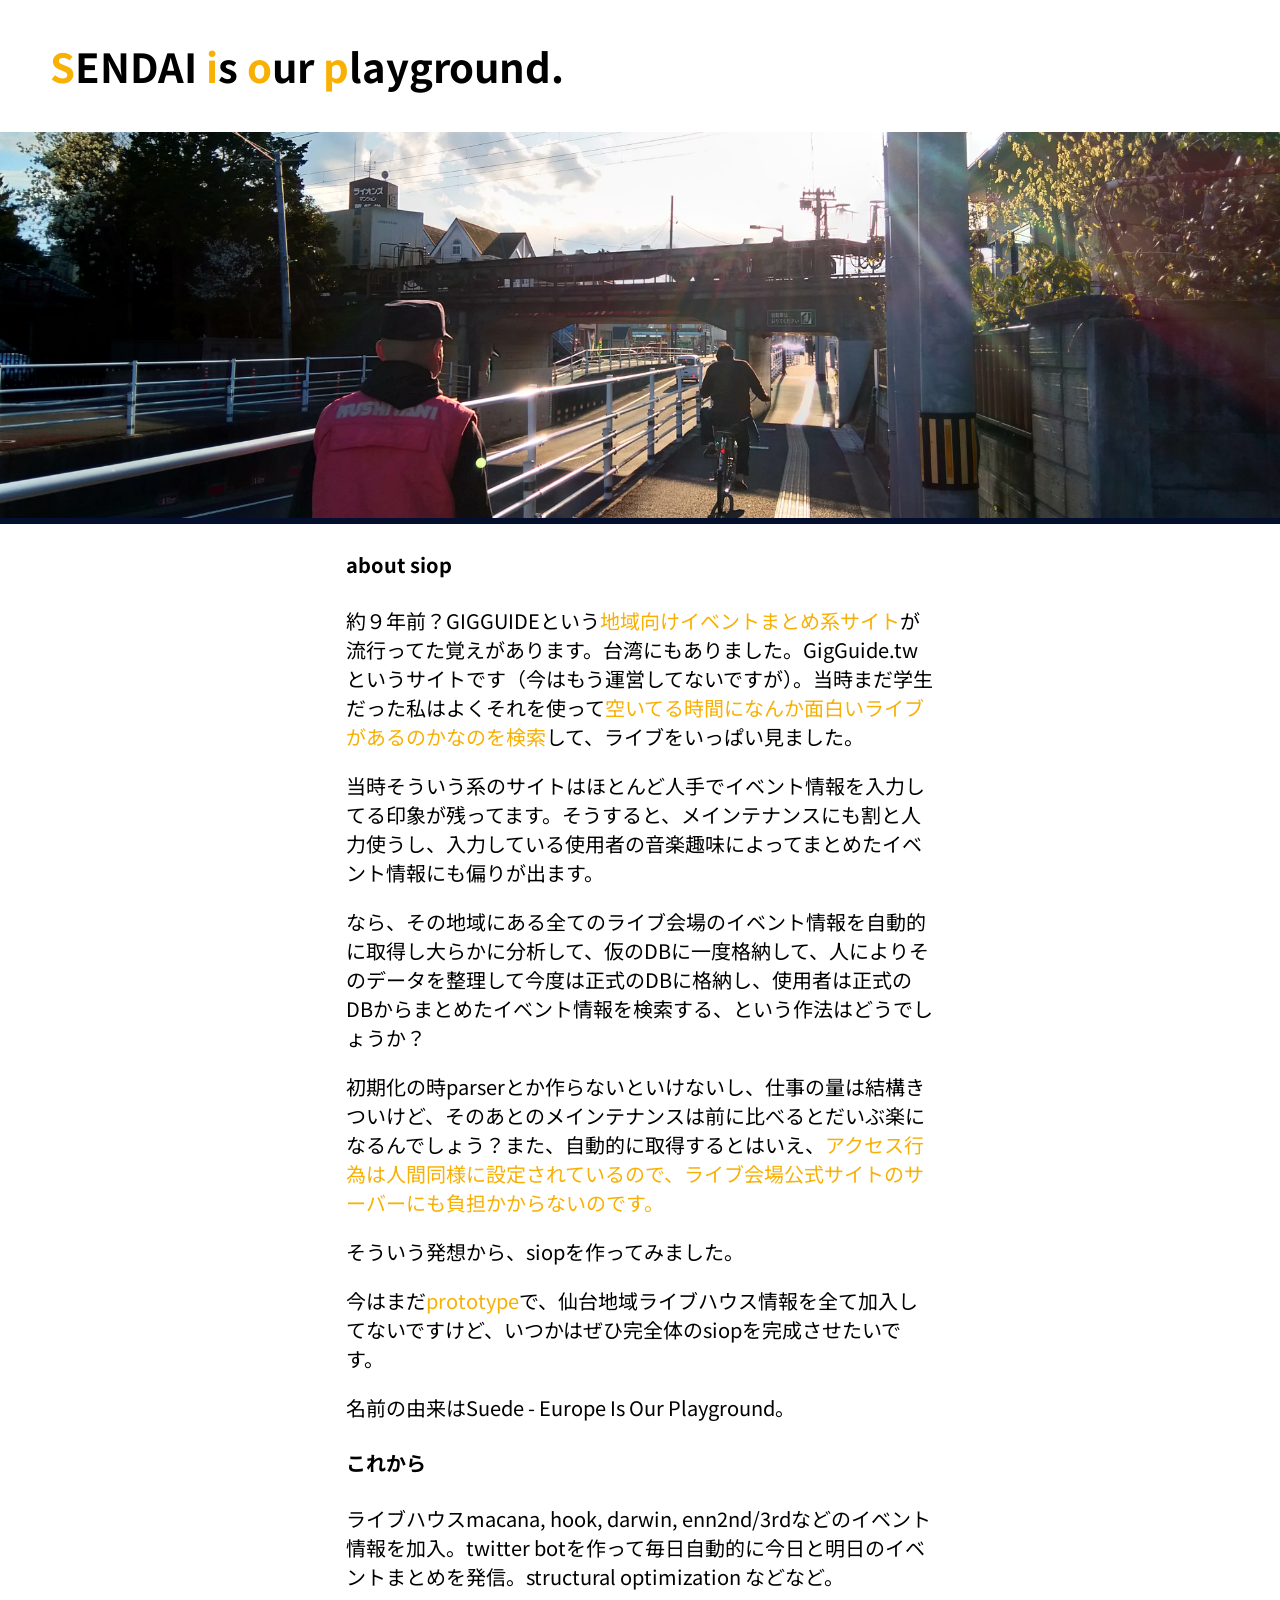
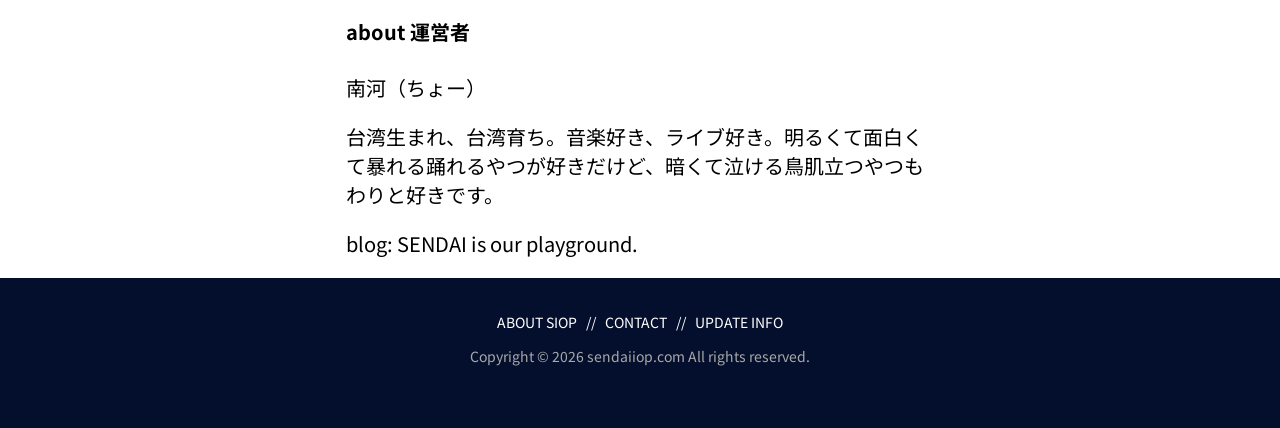
<file: archive/siop_v1/about.html>
<!DOCTYPE html>
<html>

<head>
    <!-- Google tag (gtag.js) -->
    <script async src="https://www.googletagmanager.com/gtag/js?id=G-EFWFTFTSVG"></script>
    <script>
        window.dataLayer = window.dataLayer || [];
        function gtag() { dataLayer.push(arguments); }
        gtag('js', new Date());

        gtag('config', 'G-EFWFTFTSVG');
    </script>
    <meta charset="utf-8">
    <meta http-equiv="X-UA-Compatible" content="IE=edge,chrome=1">
    <meta name="robots" content="noindex">
    <title>ABOUT | SENDAI is our playground.</title>
    <meta name="viewport" content="width=device-width, initial-scale=1">
    <meta name="description"
        content="仙台ライブまとめサイトsiopの仕組みとかいろいろ紹介するところです。ライブ検索はこのページ左上のタイトル「SENDAI is our playground.」をタップしてGO。">
    <link href="https://fonts.googleapis.com/css?family=Noto+Sans+JP" rel="stylesheet">
    <link rel="shortcut icon" href="img/ico4.png">

    <link href="css/common.css" rel="stylesheet" type="text/css">
    <link href="css/mobile.css" rel="stylesheet" type="text/css" media="(min-width: 0px) and (max-width: 599px)">
    <link href="css/tablet.css" rel="stylesheet" type="text/css" media="(min-width: 600px) and (max-width: 900px)">
    <link href="css/pc.css" rel="stylesheet" type="text/css" media="(min-width: 901px)">


</head>

<body>
    <div id="header-light">
        <h1><a href="index.html"><span class="kone"><span class="orange">S</span>ENDAI&nbsp;</span><span
                    class="kone"><span class="orange">i</span>s <span class="orange">o</span>ur <span
                        class="orange">p</span>layground.</span></a></h1>
    </div>

    <!--pic-header start -->
    <div id="pic-header">
        <picture>
            <source srcset="img/h2000_600.jpg" media="(min-width: 901px)">
            <source srcset="img/h1000_500.jpg" media="(min-width: 600px) and (max-width: 900px)">
            <source srcset="img/h600_500.jpg" media="(min-width: 0px) and (max-width: 599px)">
            <img src="img/h2000_600.jpg" alt="default image">
        </picture>
    </div>
    <!--pic-header ends-->
    <div id="wrapper">
        <div class="contactarea">
            <h4>about siop</h4>
            <p>約９年前？GIGGUIDEという<span class="orange">地域向けイベントまとめ系サイト</span>が流行ってた覚えがあります。台湾にもありました。<a
                    href="http://www.gigguide.tw/"
                    target="_blank">GigGuide.tw</a>というサイトです（今はもう運営してないですが）。当時まだ学生だった私はよくそれを使って<span
                    class="orange">空いてる時間になんか面白いライブがあるのかなのを検索</span>して、ライブをいっぱい見ました。</p>
            <p>当時そういう系のサイトはほとんど人手でイベント情報を入力してる印象が残ってます。そうすると、メインテナンスにも割と人力使うし、入力している使用者の音楽趣味によってまとめたイベント情報にも偏りが出ます。</p>
            <p>なら、その地域にある全てのライブ会場のイベント情報を自動的に取得し大らかに分析して、仮のDBに一度格納して、人によりそのデータを整理して今度は正式のDBに格納し、使用者は正式のDBからまとめたイベント情報を検索する、という作法はどうでしょうか？
            </p>
            <p>初期化の時parserとか作らないといけないし、仕事の量は結構きついけど、そのあとのメインテナンスは前に比べるとだいぶ楽になるんでしょう？また、自動的に取得するとはいえ、<span
                    class="orange">アクセス行為は人間同様に設定されているので、ライブ会場公式サイトのサーバーにも負担かからないのです。</span></p>
            <p>そういう発想から、siopを作ってみました。</p>
            <p>今はまだ<span class="orange">prototype</span>で、仙台地域ライブハウス情報を全て加入してないですけど、いつかはぜひ完全体のsiopを完成させたいです。</p>
            <p>名前の由来は<span class="kone">Suede - Europe Is Our Playground。</span></p>
            <h4>これから</h4>
            <p>ライブハウスmacana, hook, darwin, enn2nd/3rdなどのイベント情報を加入。twitter botを作って毎日自動的に今日と明日のイベントまとめを発信。structural
                optimization などなど。</p>
            <h4>about 運営者</h4>
            <p>南河（ちょー）</p>
            <p>台湾生まれ、台湾育ち。音楽好き、ライブ好き。明るくて面白くて暴れる踊れるやつが好きだけど、暗くて泣ける鳥肌立つやつもわりと好きです。</p>
            <p>blog: <a href="" target="_blank">SENDAI is our playground.</a></p>

        </div>

    </div>


    <div id="footer">
        <p><a href="about.html">ABOUT SIOP</a>&nbsp;&nbsp;&nbsp;//&nbsp;&nbsp;&nbsp;<a
                href="contact.html">CONTACT</a>&nbsp;&nbsp;&nbsp;//&nbsp;&nbsp;&nbsp;<a href="updateinfo.html">UPDATE
                INFO</a></p>
        <p id="copyright">Copyright &copy; 2026 sendaiiop.com <span class="kone">All rights reserved.</span></p>
    </div>
</body>

</html>
</file>
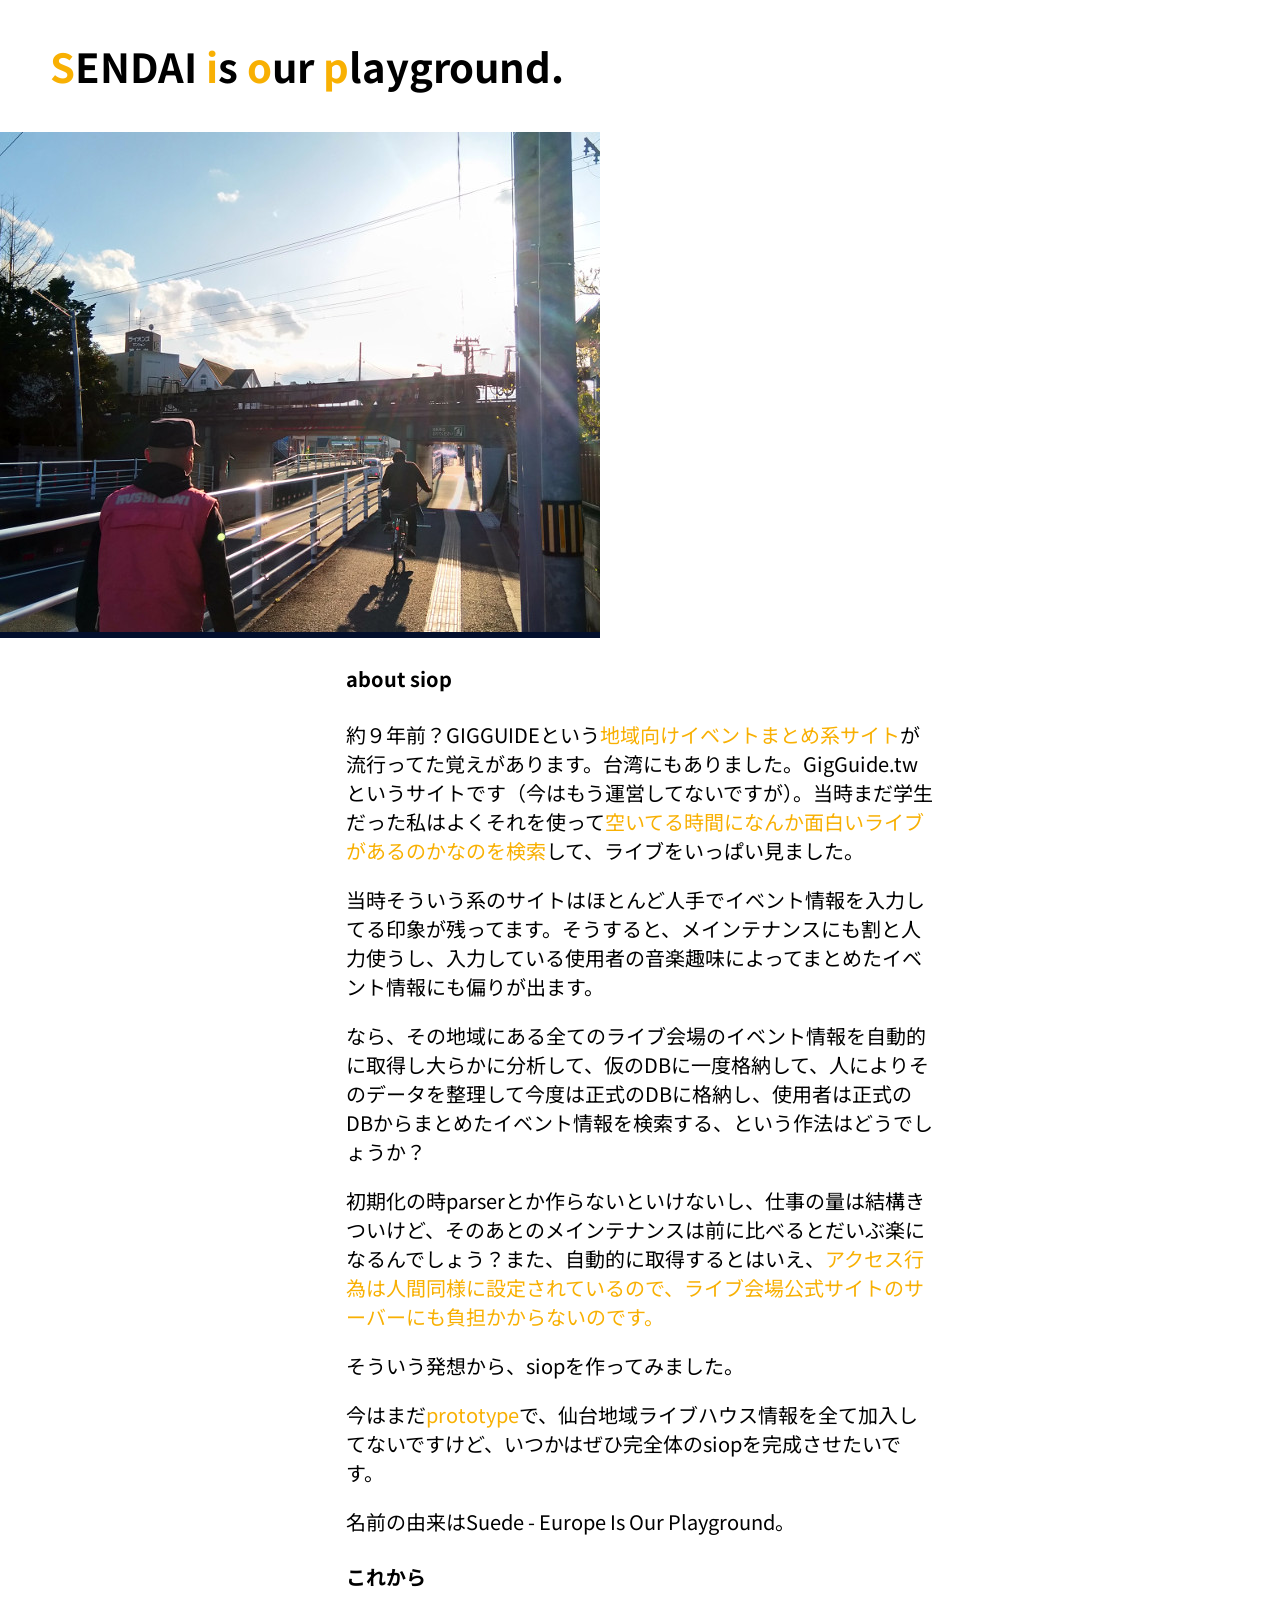
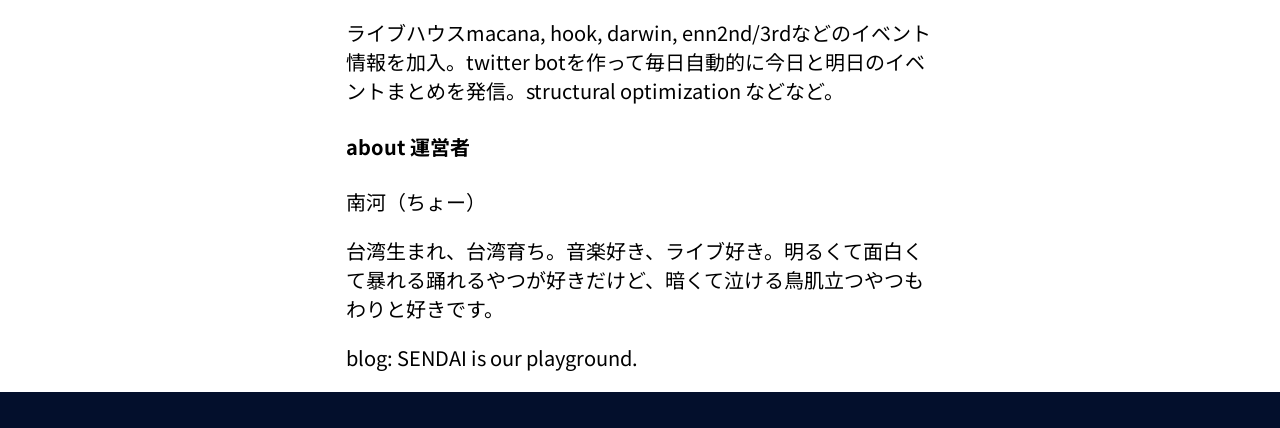
<file: archive/siop_v1/about.php.html>
<!DOCTYPE html>
<html>
<head>
    <meta charset="utf-8">
    <meta http-equiv="X-UA-Compatible" content="IE=edge,chrome=1">
    <title>ABOUT | SENDAI is our playground.</title>
    <meta name="viewport" content="width=device-width, initial-scale=1">
    <meta name="description" content="仙台ライブまとめサイトsiopの仕組みとかいろいろ紹介するところです。ライブ検索はこのページ左上のタイトル「SENDAI is our playground.」をタップしてGO。">
    <link href="https://fonts.googleapis.com/css?family=Noto+Sans+JP" rel="stylesheet">
    <link rel="shortcut icon" href="img/ico4.png"> 
    
    <link href="css/common.css" rel="stylesheet" type="text/css" >
    <link href="css/mobile.css" rel="stylesheet" type="text/css"
          media="(min-width: 0px) and (max-width: 599px)" >
    <link href="css/tablet.css" rel="stylesheet" type="text/css" 
          media="(min-width: 600px) and (max-width: 900px)" >
    <link href="css/pc.css" rel="stylesheet" type="text/css" 
          media="(min-width: 901px)">
    
    
</head>

<body>
    <div id="header-light">
        <h1><a href="index.html"><span class="kone"><span class="orange">S</span>ENDAI&nbsp;</span><span class="kone"><span class="orange">i</span>s <span class="orange">o</span>ur <span class="orange">p</span>layground.</span></a></h1>
    </div>

    <!--pic-header start -->
    <div id="pic-header">
    <picture>
        <source srcset="img/h2000_600.jpg" media="(min-width: 901px)">
        <source srcset="img/h1000_500.jpg" media="(min-width: 600px) and (max-width: 900px)">
        <source srcset="img/h600_500.jpg" media="(min-width: 0px) and (max-width: 599px)">
        <img src="img/h2000_600.jpg" alt="default image">
    </picture>
    </div>
    <!--pic-header ends-->
    <div id="wrapper">
        <div class="contactarea">
            <h4>about siop</h4>
            <p>約９年前？GIGGUIDEという<span class="orange">地域向けイベントまとめ系サイト</span>が流行ってた覚えがあります。台湾にもありました。<a href="http://www.gigguide.tw/" target="_blank">GigGuide.tw</a>というサイトです（今はもう運営してないですが）。当時まだ学生だった私はよくそれを使って<span class="orange">空いてる時間になんか面白いライブがあるのかなのを検索</span>して、ライブをいっぱい見ました。</p>
            <p>当時そういう系のサイトはほとんど人手でイベント情報を入力してる印象が残ってます。そうすると、メインテナンスにも割と人力使うし、入力している使用者の音楽趣味によってまとめたイベント情報にも偏りが出ます。</p><p>なら、その地域にある全てのライブ会場のイベント情報を自動的に取得し大らかに分析して、仮のDBに一度格納して、人によりそのデータを整理して今度は正式のDBに格納し、使用者は正式のDBからまとめたイベント情報を検索する、という作法はどうでしょうか？</p>
            <p>初期化の時parserとか作らないといけないし、仕事の量は結構きついけど、そのあとのメインテナンスは前に比べるとだいぶ楽になるんでしょう？また、自動的に取得するとはいえ、<span class="orange">アクセス行為は人間同様に設定されているので、ライブ会場公式サイトのサーバーにも負担かからないのです。</span></p>
            <p>そういう発想から、siopを作ってみました。</p><p>今はまだ<span class="orange">prototype</span>で、仙台地域ライブハウス情報を全て加入してないですけど、いつかはぜひ完全体のsiopを完成させたいです。</p>
            <p>名前の由来は<span class="kone">Suede - Europe Is Our Playground。</span></p>
            <h4>これから</h4>
            <p>ライブハウスmacana, hook, darwin, enn2nd/3rdなどのイベント情報を加入。twitter botを作って毎日自動的に今日と明日のイベントまとめを発信。structural optimization などなど。</p>
            <h4>about 運営者</h4>
            <p>南河（ちょー）</p>
            <p>台湾生まれ、台湾育ち。音楽好き、ライブ好き。明るくて面白くて暴れる踊れるやつが好きだけど、暗くて泣ける鳥肌立つやつもわりと好きです。</p>
            <p>blog: <a href="" target="_blank">SENDAI is our playground.</a></p>
        
        </div>
        
    </div>
    
           
    <div id="footer">
        <p><a href="about.html">ABOUT SIOP</a>&nbsp;&nbsp;&nbsp;//&nbsp;&nbsp;&nbsp;<a href="contact.html">CONTACT</a>&nbsp;&nbsp;&nbsp;//&nbsp;&nbsp;&nbsp;<a href="updateinfo.html">UPDATE INFO</a></p>
        <p id="copyright">Copyright &copy; 2026 sendaiiop.com <span class="kone">All rights reserved.</span></p>
    </div>
</body>
</html>
</file>
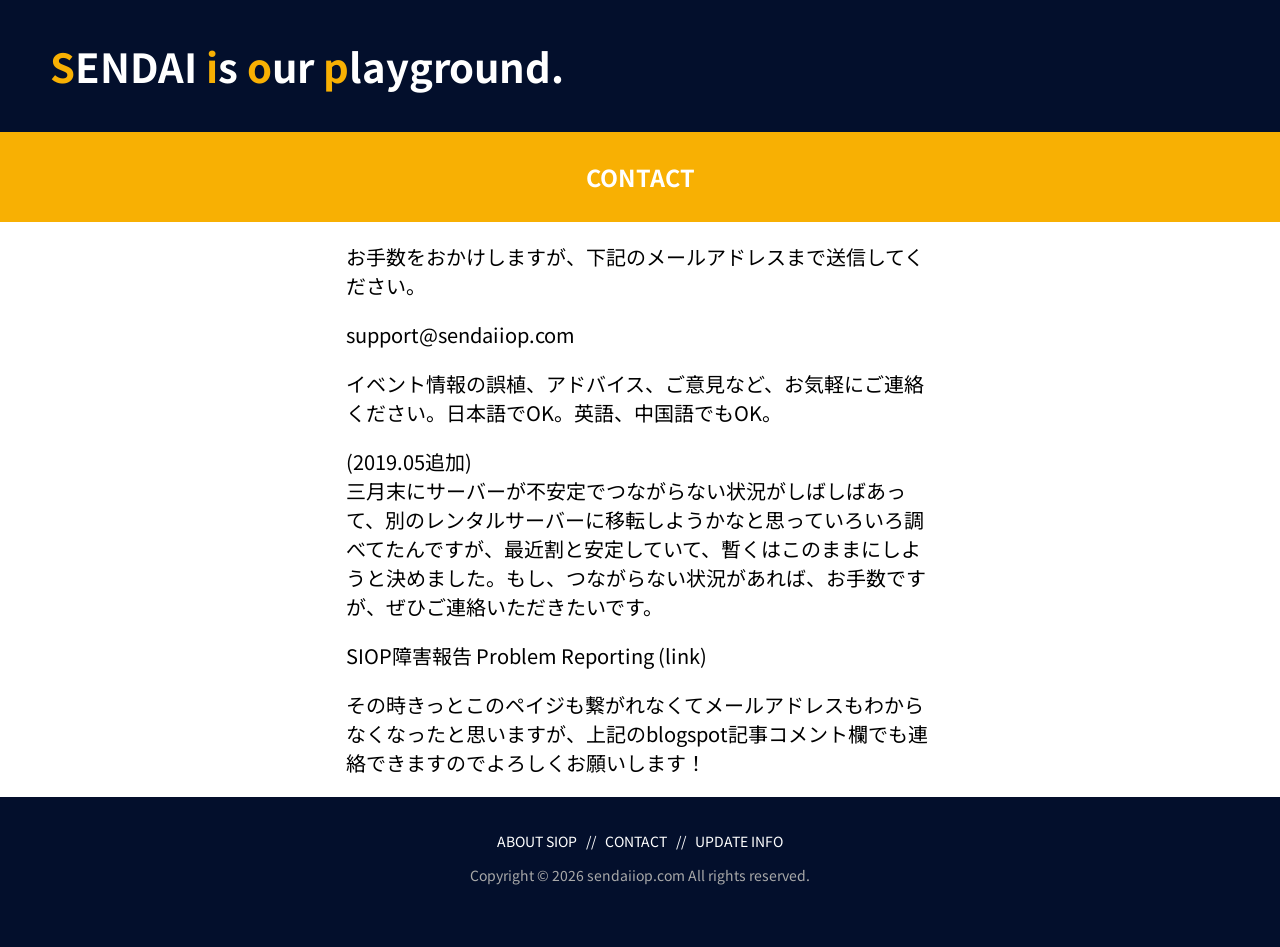
<file: archive/siop_v1/contact.html>
<!DOCTYPE html>
<html>

<head>
    <!-- Google tag (gtag.js) -->
    <script async src="https://www.googletagmanager.com/gtag/js?id=G-EFWFTFTSVG"></script>
    <script>
        window.dataLayer = window.dataLayer || [];
        function gtag() { dataLayer.push(arguments); }
        gtag('js', new Date());

        gtag('config', 'G-EFWFTFTSVG');
    </script>
    <meta charset="utf-8">
    <meta http-equiv="X-UA-Compatible" content="IE=edge,chrome=1">
    <meta name="robots" content="noindex">
    <title>CONTACT | SENDAI is our playground.</title>
    <meta name="viewport" content="width=device-width, initial-scale=1">
    <meta name="description" content="お問い合わせ。ライブ検索はこのページ左上のタイトル「SENDAI is our playground.」をタップしてGO。">
    <link href="https://fonts.googleapis.com/css?family=Noto+Sans+JP" rel="stylesheet">
    <link rel="shortcut icon" href="img/ico4.png">

    <link href="css/common.css" rel="stylesheet" type="text/css">
    <link href="css/mobile.css" rel="stylesheet" type="text/css" media="(min-width: 0px) and (max-width: 599px)">
    <link href="css/tablet.css" rel="stylesheet" type="text/css" media="(min-width: 600px) and (max-width: 900px)">
    <link href="css/pc.css" rel="stylesheet" type="text/css" media="(min-width: 901px)">


</head>

<body>
    <div id="header-dark">
        <h1><a href="index.html"><span class="kone"><span class="orange">S</span>ENDAI&nbsp;</span><span
                    class="kone"><span class="orange">i</span>s <span class="orange">o</span>ur <span
                        class="orange">p</span>layground.</span></a></h1>
    </div>
    <div id="event_title">
        <h3>CONTACT</h3>
    </div>
    <div id="wrapper">
        <div class="contactarea">
            <p>お手数をおかけしますが、下記のメールアドレスまで送信してください。</p>
            <p><a href="mailto:support@sendaiiop.com">support@sendaiiop.com</a></p>
            <p>イベント情報の誤植、アドバイス、ご意見など、お気軽にご連絡ください。日本語でOK。英語、中国語でもOK。</p>
            <p>(2019.05追加)<BR>三月末にサーバーが不安定でつながらない状況がしばしばあって、別のレンタルサーバーに移転しようかなと思っていろいろ調べてたんですが、最近割と安定していて、暫くはこのままにしようと決めました。もし、つながらない状況があれば、お手数ですが、ぜひご連絡いただきたいです。
            </p>
            <P><a href="">SIOP障害報告 Problem Reporting (link)</a></P>
            <P>その時きっとこのペイジも繋がれなくてメールアドレスもわからなくなったと思いますが、上記のblogspot記事コメント欄でも連絡できますのでよろしくお願いします！</P>
        </div>
    </div>


    <div id="footer">
        <p><a href="about.html">ABOUT SIOP</a>&nbsp;&nbsp;&nbsp;//&nbsp;&nbsp;&nbsp;<a
                href="contact.html">CONTACT</a>&nbsp;&nbsp;&nbsp;//&nbsp;&nbsp;&nbsp;<a href="updateinfo.html">UPDATE
                INFO</a></p>
        <p id="copyright">Copyright &copy; 2026 sendaiiop.com <span class="kone">All rights reserved.</span></p>
    </div>
</body>

</html>
</file>
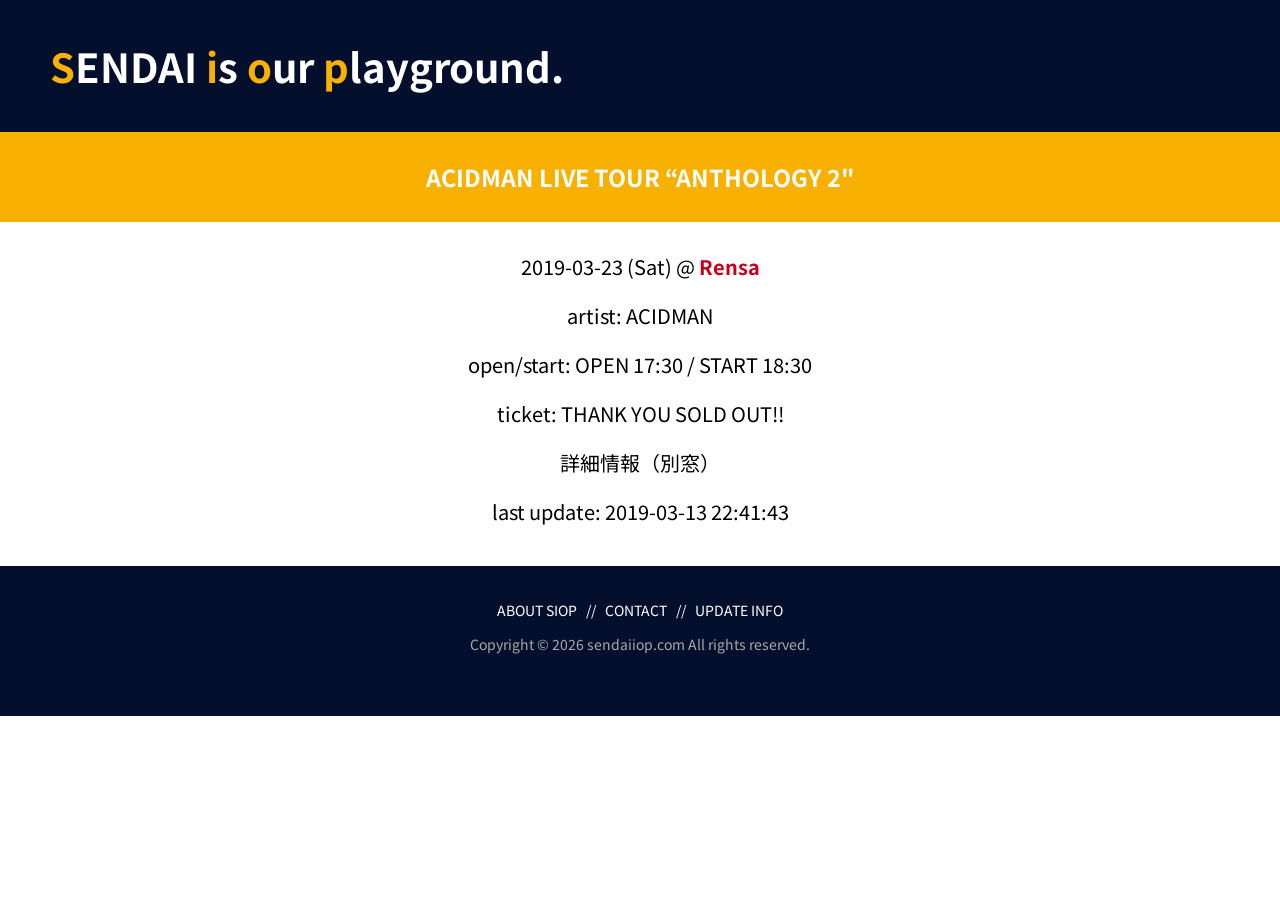
<file: archive/siop_v1/eventinfo.html>
<!DOCTYPE html>
<html>

<head>
    <!-- Google tag (gtag.js) -->
    <script async src="https://www.googletagmanager.com/gtag/js?id=G-EFWFTFTSVG"></script>
    <script>
        window.dataLayer = window.dataLayer || [];
        function gtag() { dataLayer.push(arguments); }
        gtag('js', new Date());

        gtag('config', 'G-EFWFTFTSVG');
    </script>
    <meta charset="utf-8">
    <meta http-equiv="X-UA-Compatible" content="IE=edge,chrome=1">
    <meta name="robots" content="noindex">
    <title>EVENT INFO | SENDAI is our playground.</title>
    <meta name="viewport" content="width=device-width, initial-scale=1">
    <meta name="description" content="イベント情報。ライブ検索はこのページ左上のタイトル「SENDAI is our playground.」をタップしてGO。">
    <link href="https://fonts.googleapis.com/css?family=Noto+Sans+JP" rel="stylesheet">
    <link rel="shortcut icon" href="img/ico4.png">

    <link href="css/common.css" rel="stylesheet" type="text/css">
    <link href="css/mobile.css" rel="stylesheet" type="text/css" media="(min-width: 0px) and (max-width: 599px)">
    <link href="css/tablet.css" rel="stylesheet" type="text/css" media="(min-width: 600px) and (max-width: 900px)">
    <link href="css/pc.css" rel="stylesheet" type="text/css" media="(min-width: 901px)">


</head>

<body>
    <div id="header-dark">
        <h1><a href="./index.html"><span class="kone"><span class="orange">S</span>ENDAI&nbsp;</span><span
                    class="kone"><span class="orange">i</span>s <span class="orange">o</span>ur <span
                        class="orange">p</span>layground.</span></a></h1>
    </div>
    <div id="event_title">
        <h3>ACIDMAN LIVE TOUR “ANTHOLOGY 2"</h3>
    </div>
    <div class="eventinfo">
        <p class="dp"> 2019-03-23 (Sat) @ <span class="place"><a href="./placeinfo.html"
                    target="_blank">Rensa</a></span></p>
        <p>artist: ACIDMAN</p>
        <p>open/start: OPEN 17:30 / START 18:30</p>
        <p>ticket: THANK YOU SOLD OUT!!</p>
        <p><a href="http://www.rensa.jp/schedule/?index=2019/03" target="_blank">詳細情報（別窓）</a></p>
        <p>last update: 2019-03-13 22:41:43</p>
    </div>

    </div>
    <div id="footer">
        <p><a href="about.html">ABOUT SIOP</a>&nbsp;&nbsp;&nbsp;//&nbsp;&nbsp;&nbsp;<a
                href="contact.html">CONTACT</a>&nbsp;&nbsp;&nbsp;//&nbsp;&nbsp;&nbsp;<a href="updateinfo.html">UPDATE
                INFO</a></p>
        <p id="copyright">Copyright &copy; 2026 sendaiiop.com <span class="kone">All rights reserved.</span></p>
    </div>
</body>
</file>
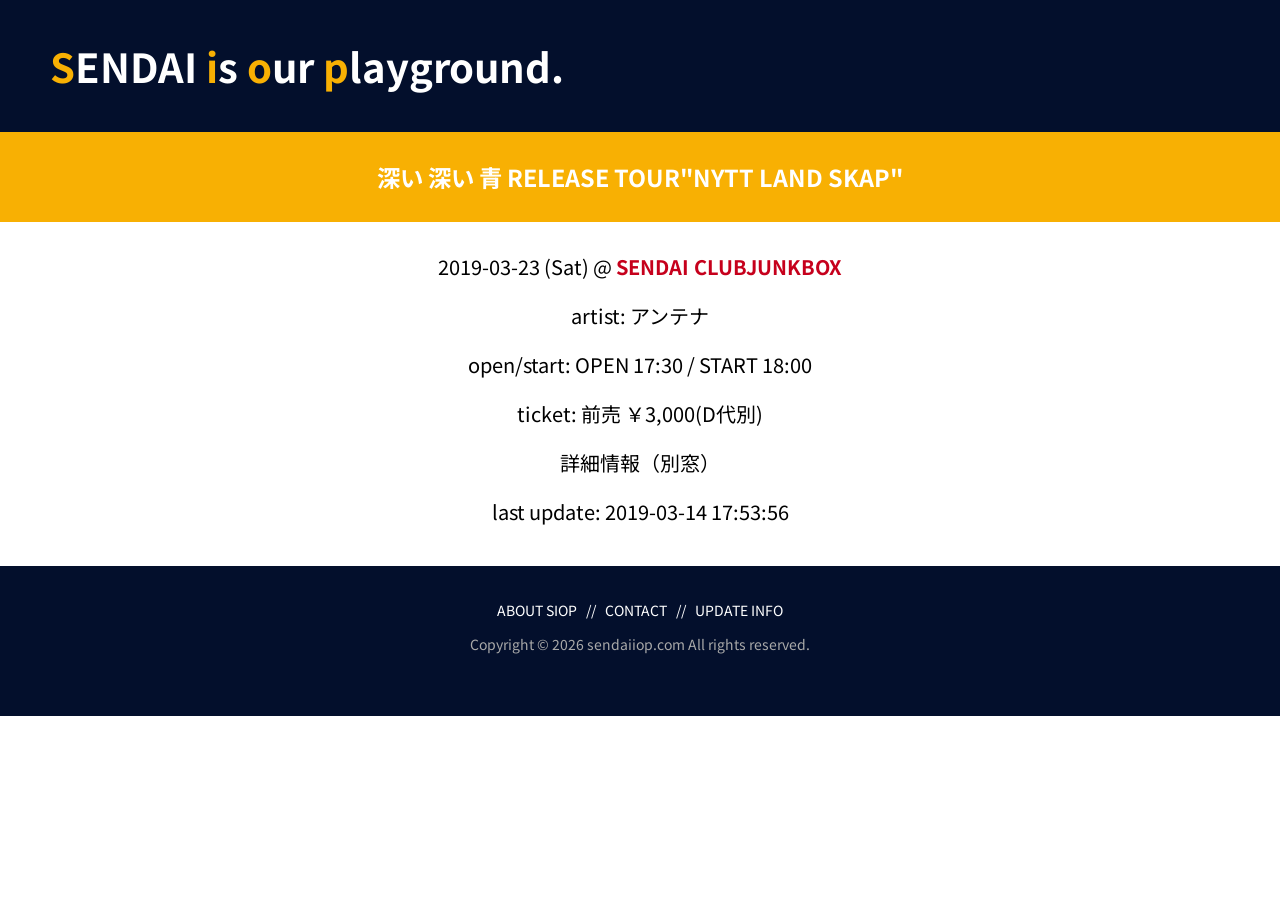
<file: archive/siop_v1/eventinfo2.html>
<!DOCTYPE html>
<html>

<head>
    <!-- Google tag (gtag.js) -->
    <script async src="https://www.googletagmanager.com/gtag/js?id=G-EFWFTFTSVG"></script>
    <script>
        window.dataLayer = window.dataLayer || [];
        function gtag() { dataLayer.push(arguments); }
        gtag('js', new Date());

        gtag('config', 'G-EFWFTFTSVG');
    </script>
    <meta charset="utf-8">
    <meta http-equiv="X-UA-Compatible" content="IE=edge,chrome=1">
    <meta name="robots" content="noindex">
    <title>EVENT INFO | SENDAI is our playground.</title>
    <meta name="viewport" content="width=device-width, initial-scale=1">
    <meta name="description" content="イベント情報。ライブ検索はこのページ左上のタイトル「SENDAI is our playground.」をタップしてGO。">
    <link href="https://fonts.googleapis.com/css?family=Noto+Sans+JP" rel="stylesheet">
    <link rel="shortcut icon" href="img/ico4.png">

    <link href="css/common.css" rel="stylesheet" type="text/css">
    <link href="css/mobile.css" rel="stylesheet" type="text/css" media="(min-width: 0px) and (max-width: 599px)">
    <link href="css/tablet.css" rel="stylesheet" type="text/css" media="(min-width: 600px) and (max-width: 900px)">
    <link href="css/pc.css" rel="stylesheet" type="text/css" media="(min-width: 901px)">


</head>

<body>
    <div id="header-dark">
        <h1><a href="./index.html"><span class="kone"><span class="orange">S</span>ENDAI&nbsp;</span><span
                    class="kone"><span class="orange">i</span>s <span class="orange">o</span>ur <span
                        class="orange">p</span>layground.</span></a></h1>
    </div>
    <div id="event_title">
        <h3>深い 深い 青 RELEASE TOUR"NYTT LAND SKAP"</h3>
    </div>
    <div class="eventinfo">
        <p class="dp"> 2019-03-23 (Sat) @ <span class="place"><a href="./placeinfo.html" target="_blank">SENDAI
                    CLUBJUNKBOX</a></span></p>
        <p>artist: アンテナ</p>
        <p>open/start: OPEN 17:30 / START 18:00</p>
        <p>ticket: 前売 ￥3,000(D代別)</p>
        <p><a href="http://www.junkbox.co.jp/sendai/schedule19-03.htm" target="_blank">詳細情報（別窓）</a></p>
        <p>last update: 2019-03-14 17:53:56</p>
    </div>

    </div>
    <div id="footer">
        <p><a href="about.html">ABOUT SIOP</a>&nbsp;&nbsp;&nbsp;//&nbsp;&nbsp;&nbsp;<a
                href="contact.html">CONTACT</a>&nbsp;&nbsp;&nbsp;//&nbsp;&nbsp;&nbsp;<a href="updateinfo.html">UPDATE
                INFO</a></p>
        <p id="copyright">Copyright &copy; 2026 sendaiiop.com <span class="kone">All rights reserved.</span></p>
    </div>
</body>
</file>
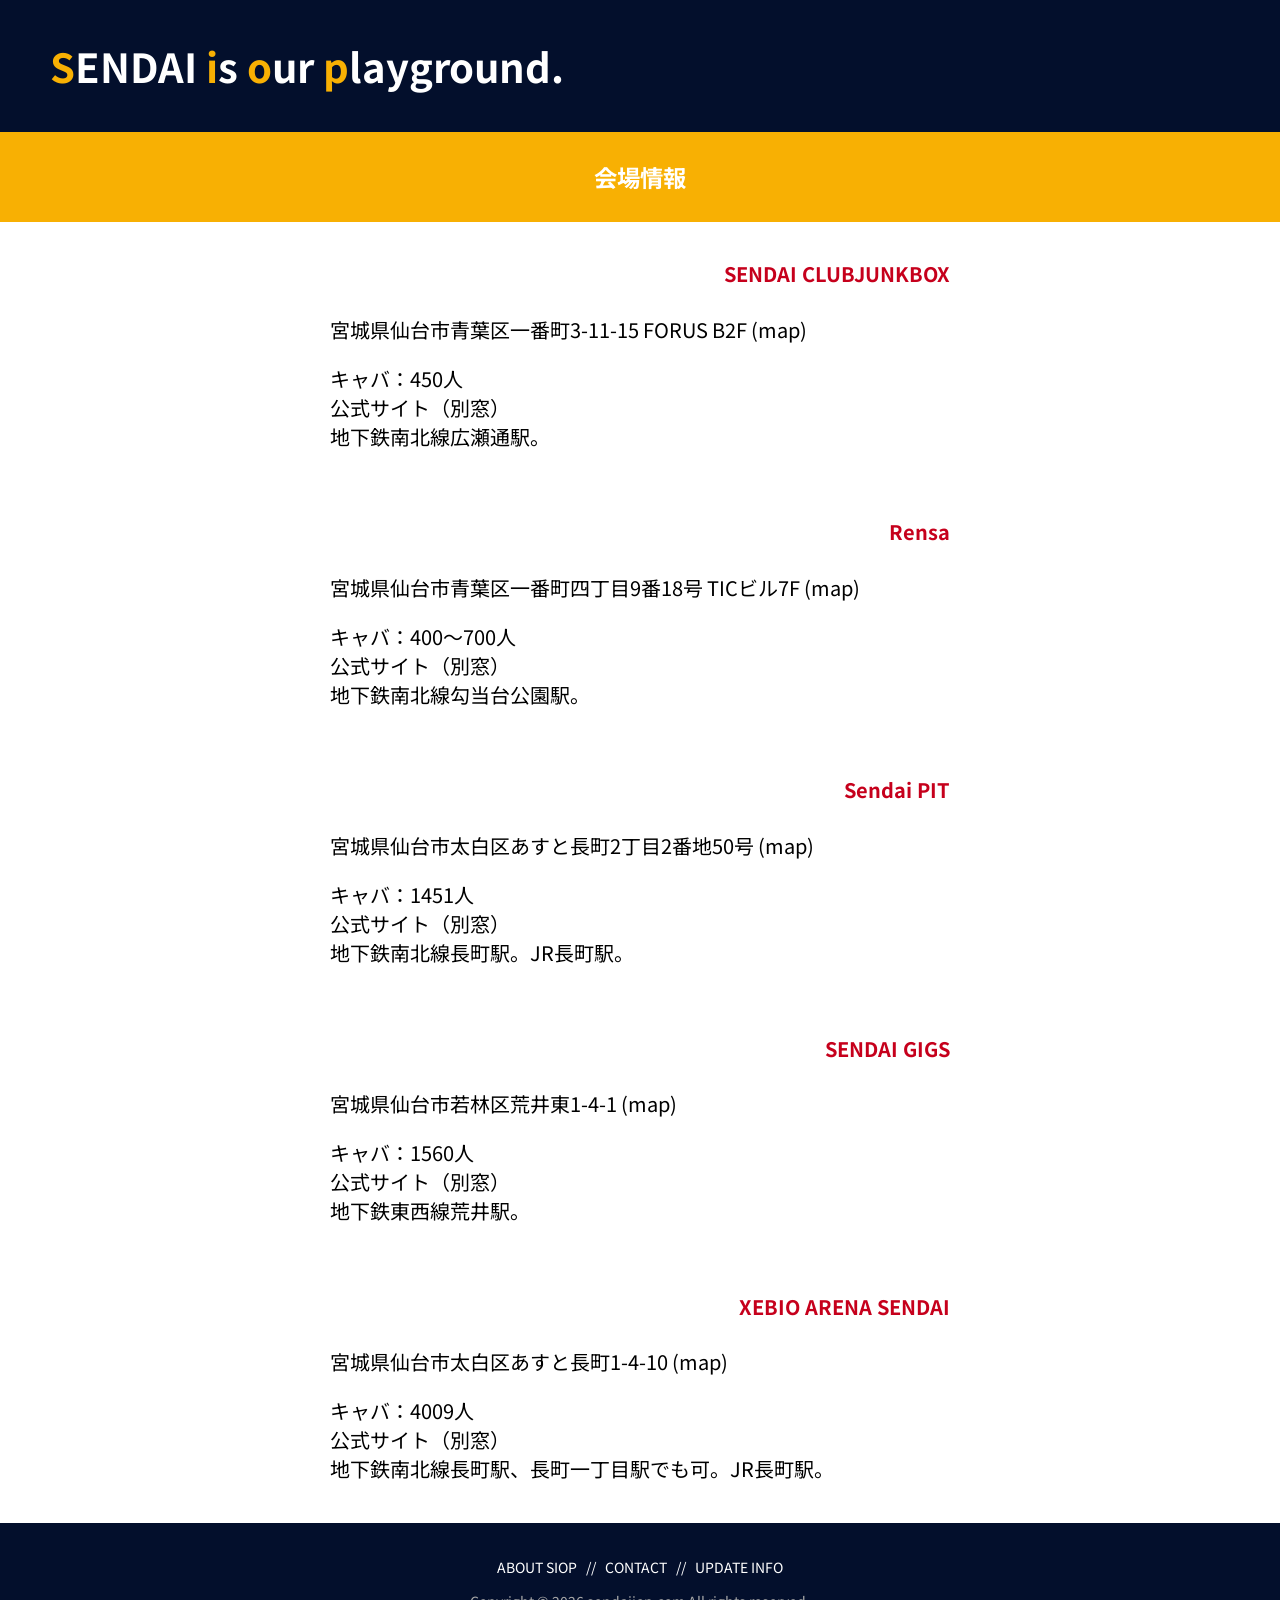
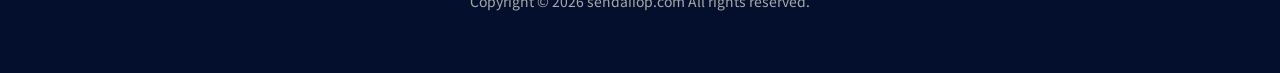
<file: archive/siop_v1/placeinfo.html>
<!DOCTYPE html>
<html>

<head>
    <!-- Google tag (gtag.js) -->
    <script async src="https://www.googletagmanager.com/gtag/js?id=G-EFWFTFTSVG"></script>
    <script>
        window.dataLayer = window.dataLayer || [];
        function gtag() { dataLayer.push(arguments); }
        gtag('js', new Date());

        gtag('config', 'G-EFWFTFTSVG');
    </script>
    <meta charset="utf-8">
    <meta http-equiv="X-UA-Compatible" content="IE=edge,chrome=1">
    <meta name="robots" content="noindex">
    <title>会場情報 | SENDAI is our playground.</title>
    <meta name="viewport" content="width=device-width, initial-scale=1">
    <meta name="description" content="会場情報。ライブ検索はこのページ左上のタイトル「SENDAI is our playground.」をタップしてGO。">
    <link href="https://fonts.googleapis.com/css?family=Noto+Sans+JP" rel="stylesheet">
    <link rel="shortcut icon" href="img/ico4.png">

    <link href="css/common.css" rel="stylesheet" type="text/css">
    <link href="css/mobile.css" rel="stylesheet" type="text/css" media="(min-width: 0px) and (max-width: 599px)">
    <link href="css/tablet.css" rel="stylesheet" type="text/css" media="(min-width: 600px) and (max-width: 900px)">
    <link href="css/pc.css" rel="stylesheet" type="text/css" media="(min-width: 901px)">


</head>

<body>
    <div id="header-dark">
        <h1><a href="./index.html"><span class="kone"><span class="orange">S</span>ENDAI&nbsp;</span><span
                    class="kone"><span class="orange">i</span>s <span class="orange">o</span>ur <span
                        class="orange">p</span>layground.</span></a></h1>
    </div>
    <div id="dark_title">
        <h3>会場情報</h3>
    </div>
    <div class="placeinfo">
        <h4 class="place"><a href="http://www.junkbox.co.jp/sendai/index.html" target="_blank">SENDAI CLUBJUNKBOX</a>
        </h4>
        <p>宮城県仙台市青葉区一番町3-11-15 FORUS B2F (<a href="https://goo.gl/maps/jqcQowChwjD2" target="_blank">map</a>)</p>
        <p>キャバ：450人<br> <a href="http://www.junkbox.co.jp/sendai/index.html" target="_blank">公式サイト（別窓）</a><br>
            地下鉄南北線広瀬通駅。</p>
    </div>
    <div class="placeinfo">
        <h4 class="place"><a href="http://www.rensa.jp/" target="_blank">Rensa</a></h4>
        <p>宮城県仙台市青葉区一番町四丁目9番18号 TICビル7F (<a href="https://goo.gl/maps/RhjqpJSf1xJ2" target="_blank">map</a>)</p>
        <p>キャバ：400～700人<br> <a href="http://www.rensa.jp/" target="_blank">公式サイト（別窓）</a><br>
            地下鉄南北線勾当台公園駅。</p>
    </div>
    <div class="placeinfo">
        <h4 class="place"><a href="https://sendai-pit.team-smile.org/" target="_blank">Sendai PIT</a></h4>
        <p>宮城県仙台市太白区あすと長町2丁目2番地50号 (<a href="https://goo.gl/maps/wjbSrPzmWBH2" target="_blank">map</a>)</p>
        <p>キャバ：1451人<br> <a href="https://sendai-pit.team-smile.org/" target="_blank">公式サイト（別窓）</a><br>
            地下鉄南北線長町駅。JR長町駅。</p>
    </div>
    <div class="placeinfo">
        <h4 class="place"><a href="https://www.sendaigigs.com/" target="_blank">SENDAI GIGS</a></h4>
        <p>宮城県仙台市若林区荒井東1-4-1 (<a href="https://goo.gl/maps/hvnnGaVqhdT2" target="_blank">map</a>)</p>
        <p>キャバ：1560人<br> <a href="https://www.sendaigigs.com/" target="_blank">公式サイト（別窓）</a><br>
            地下鉄東西線荒井駅。</p>
    </div>
    <div class="placeinfo">
        <h4 class="place"><a href="http://www.xebioarena.com/" target="_blank">XEBIO ARENA SENDAI</a></h4>
        <p>宮城県仙台市太白区あすと長町1-4-10 (<a href="https://goo.gl/maps/mrv9Vb3a9SC2" target="_blank">map</a>)</p>
        <p>キャバ：4009人<br> <a href="http://www.xebioarena.com/" target="_blank">公式サイト（別窓）</a><br>
            地下鉄南北線長町駅、長町一丁目駅でも可。JR長町駅。</p>
    </div>

    <div id="footer">
        <p><a href="./about.html">ABOUT SIOP</a>&nbsp;&nbsp;&nbsp;//&nbsp;&nbsp;&nbsp;<a
                href="./contact.html">CONTACT</a>&nbsp;&nbsp;&nbsp;//&nbsp;&nbsp;&nbsp;<a
                href="./updateinfo.html">UPDATE INFO</a></p>
        <p id="copyright">Copyright &copy; 2026 sendaiiop.com <span class="kone">All rights reserved.</span></p>
    </div>
</body>
</file>
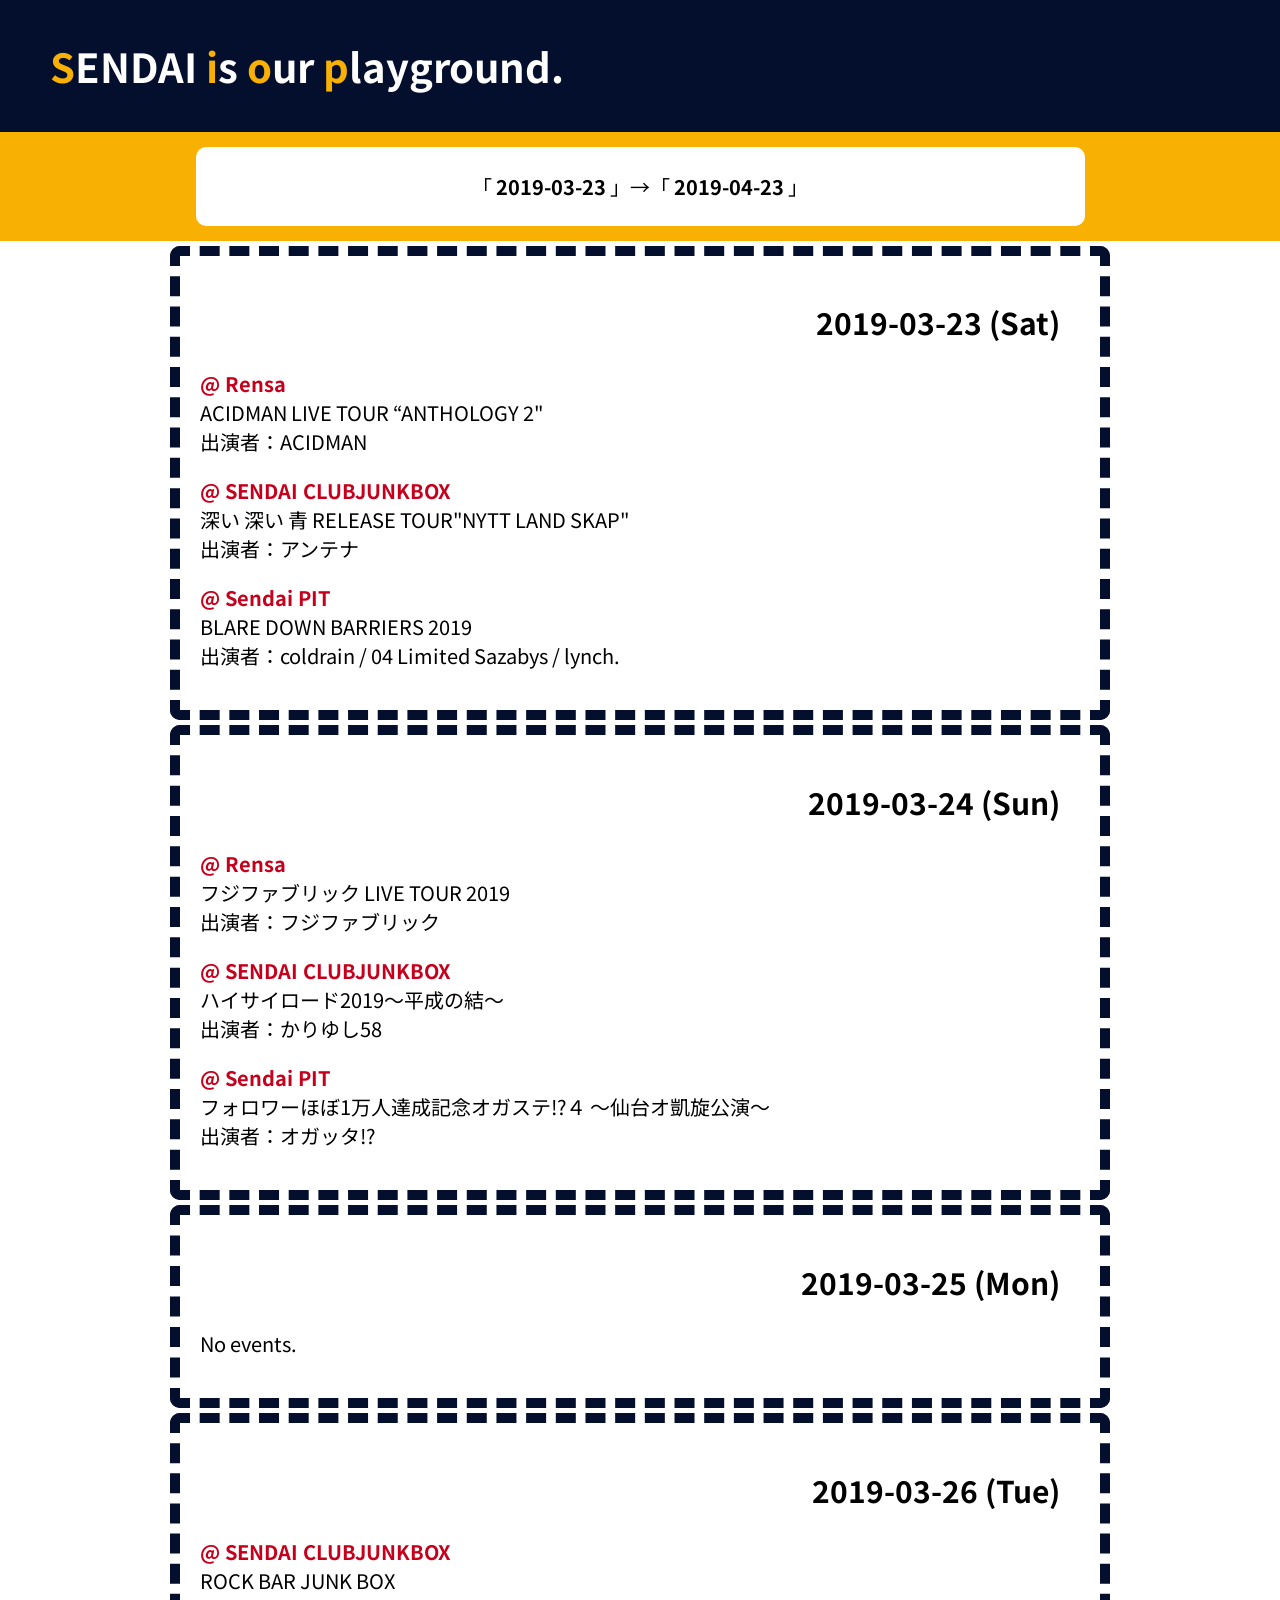
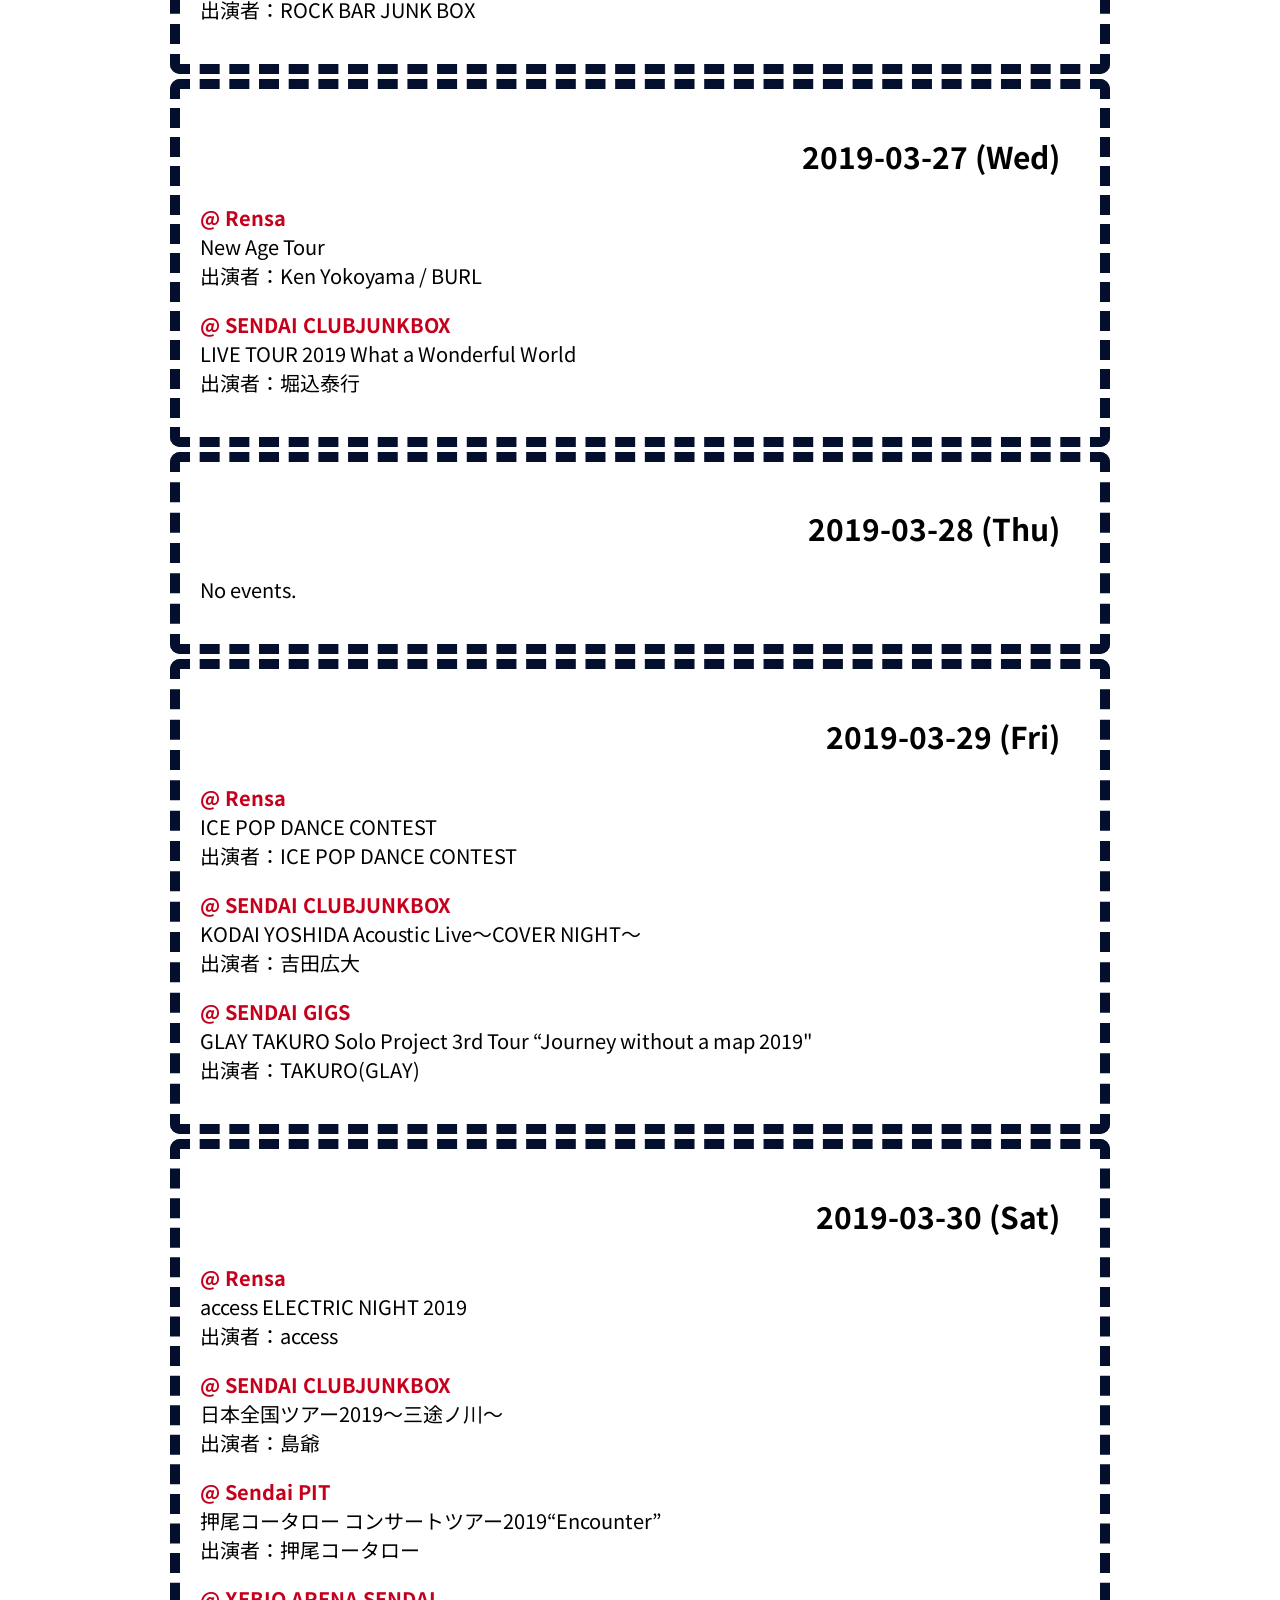
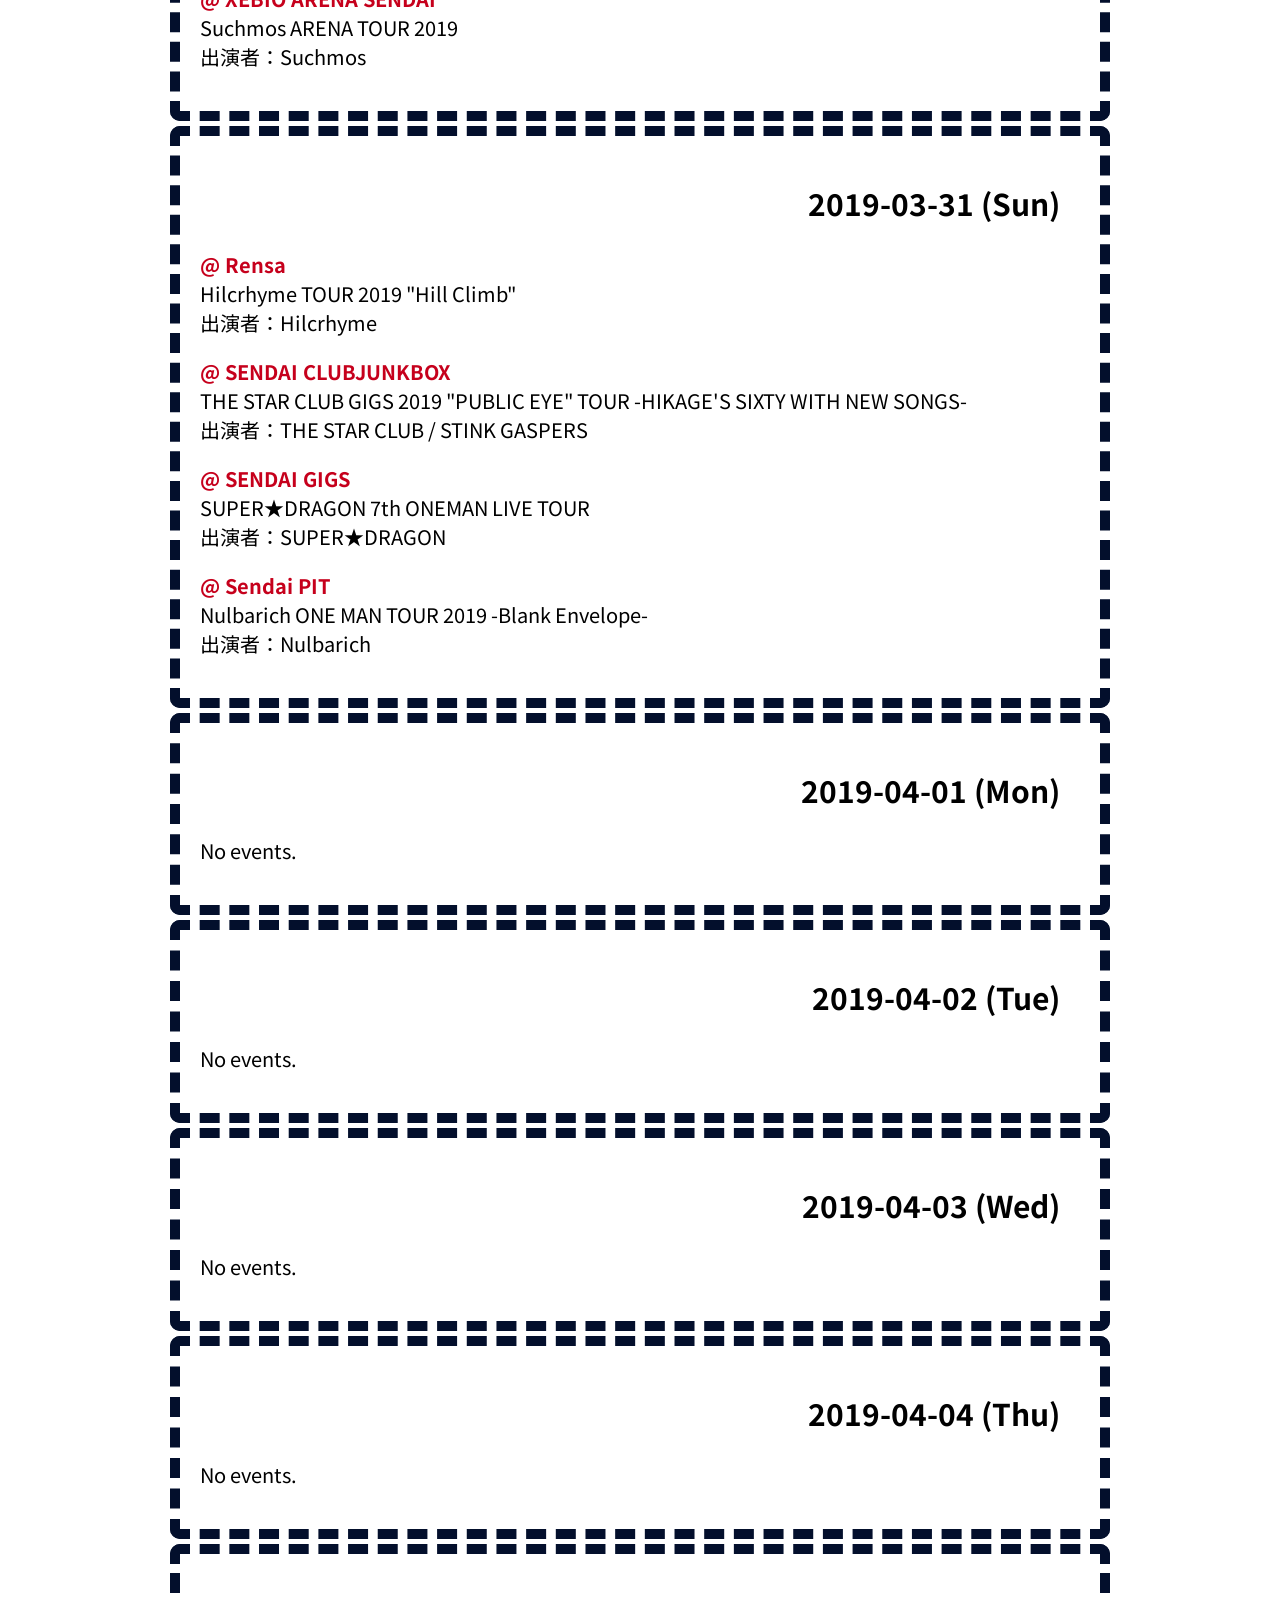
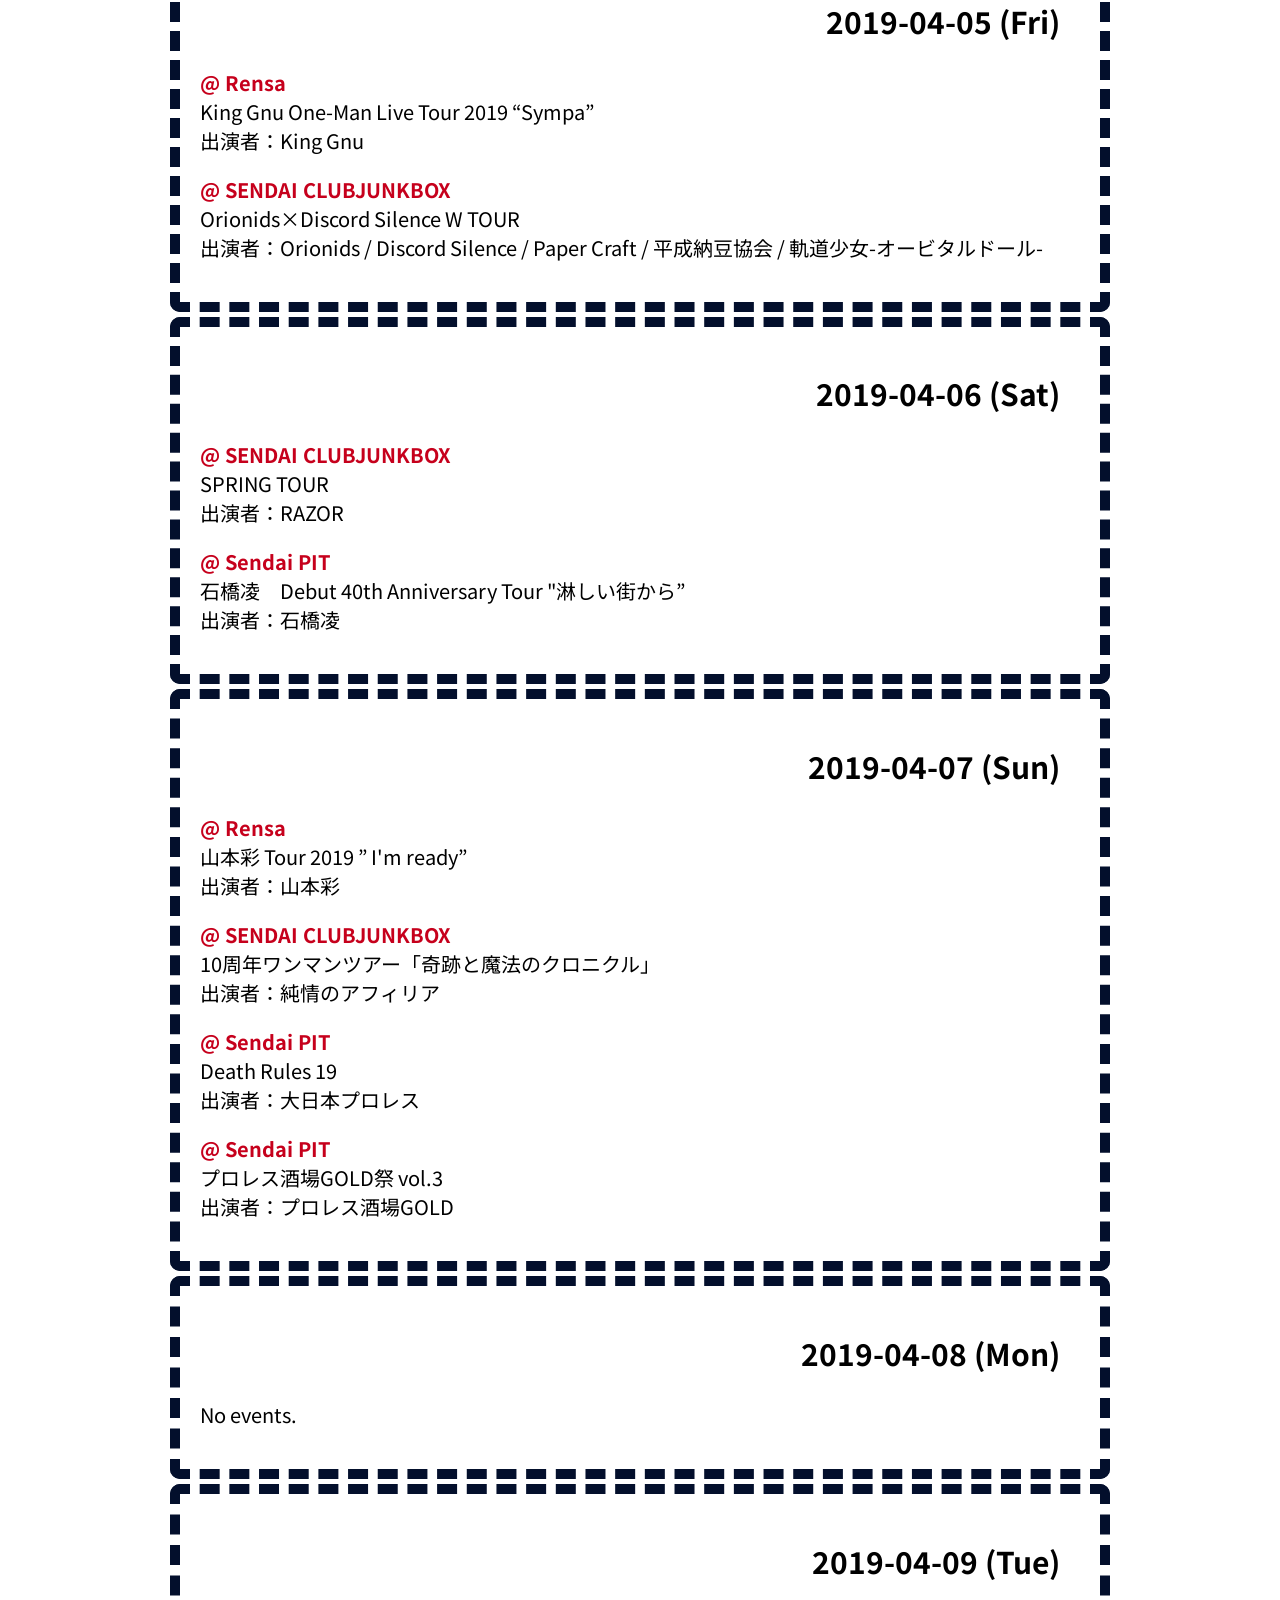
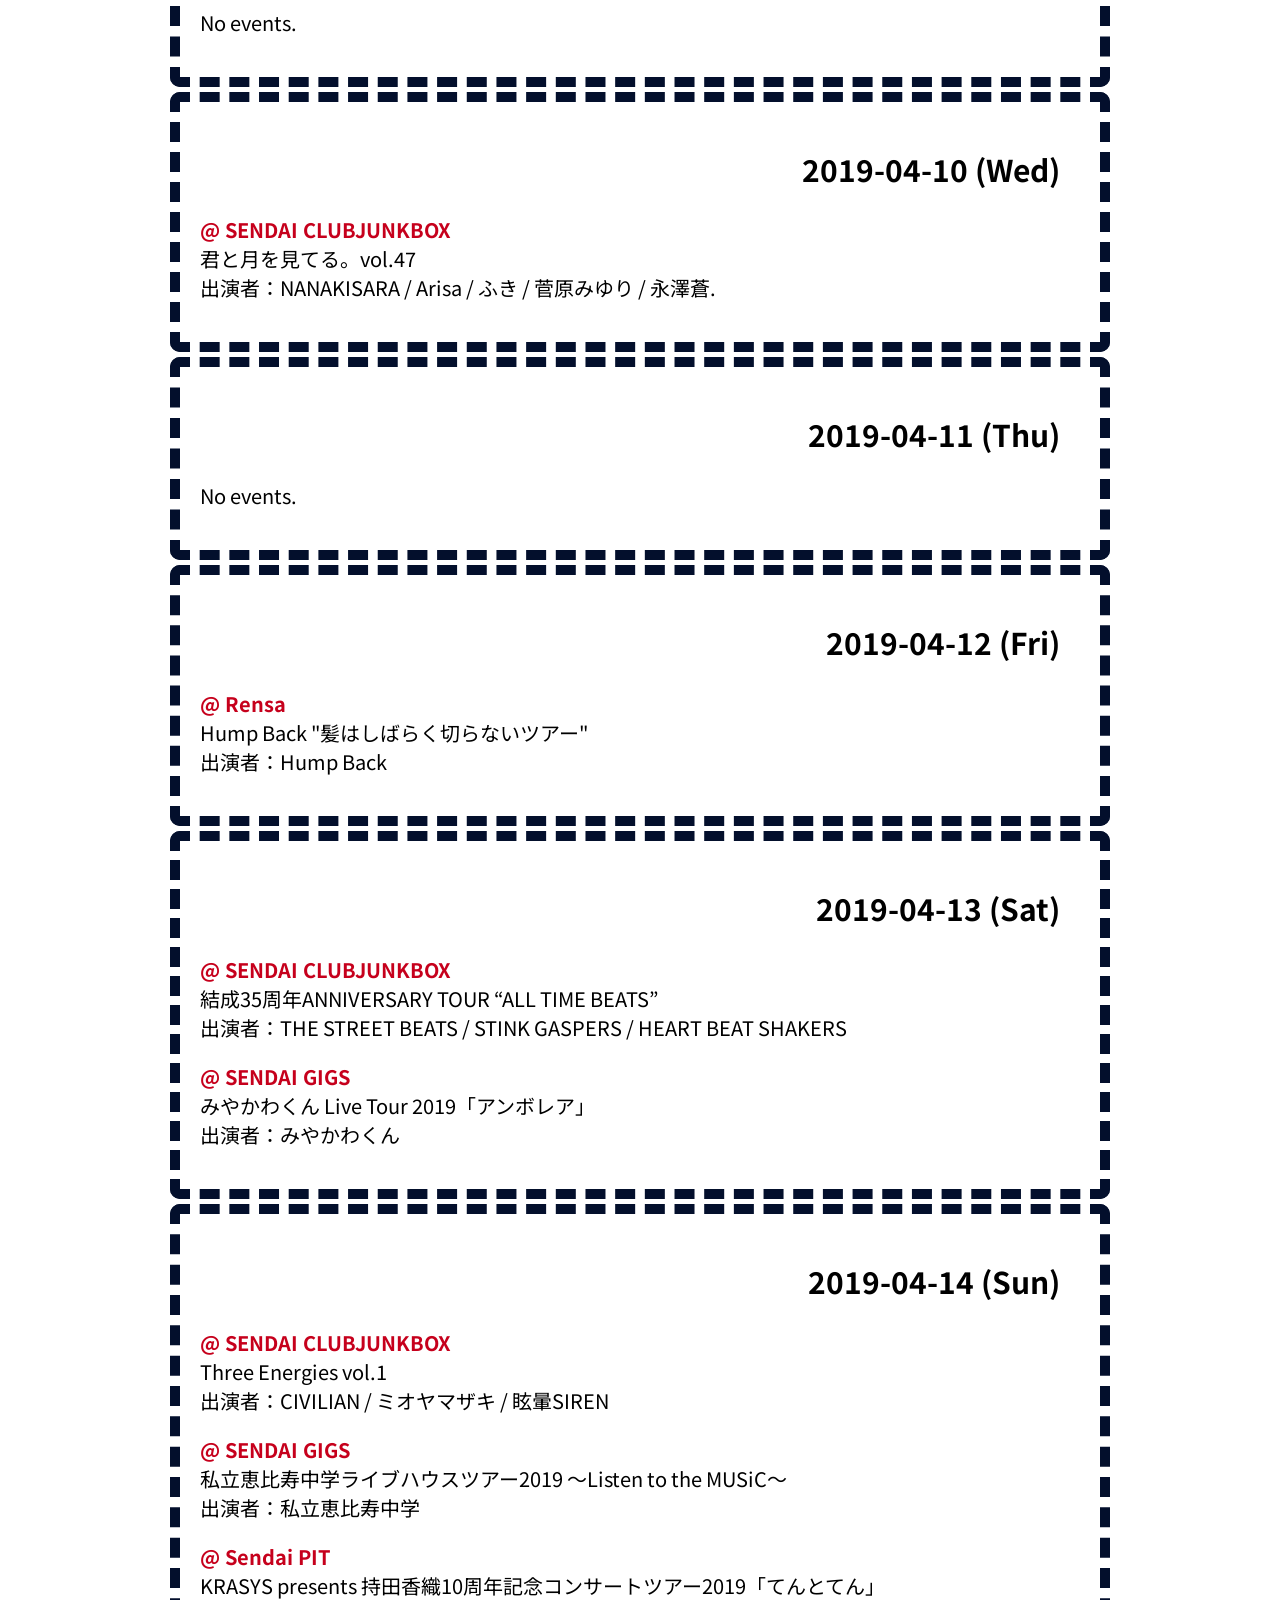
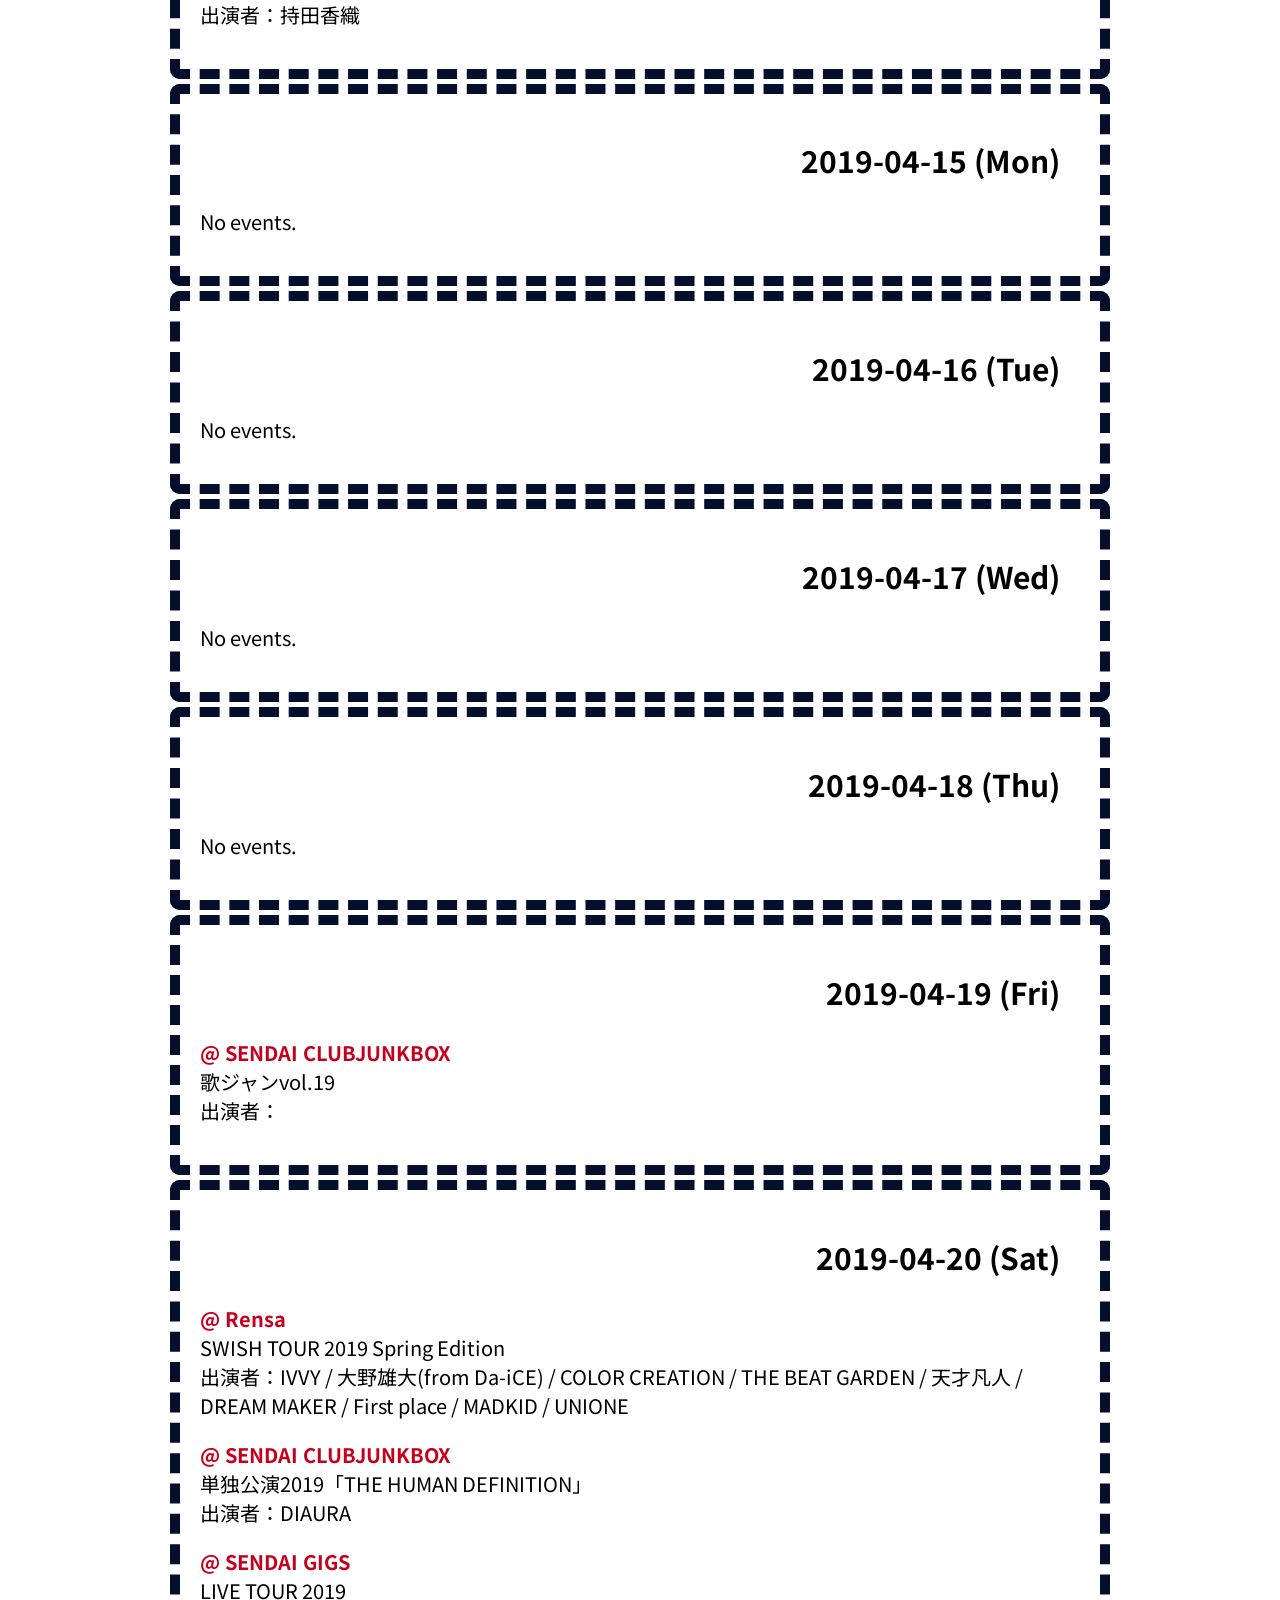
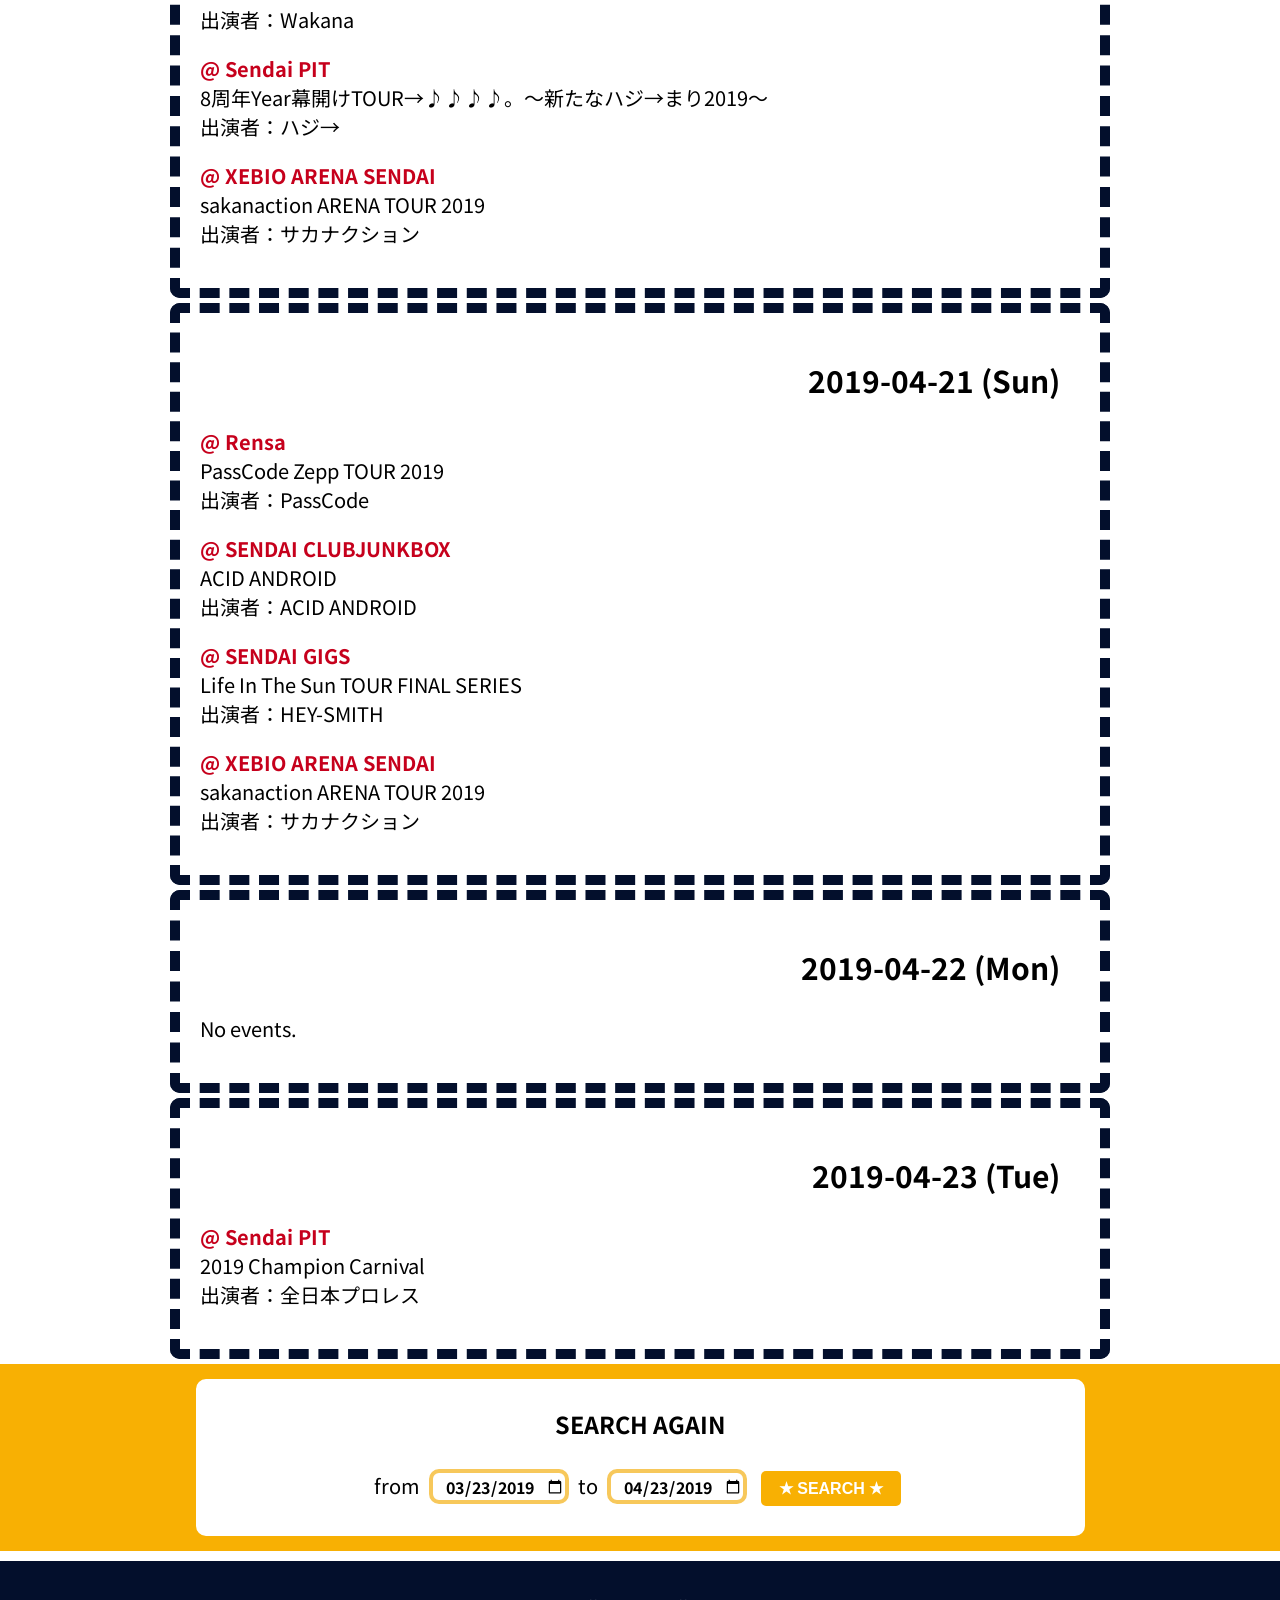
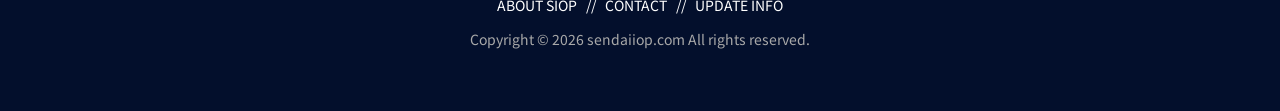
<file: archive/siop_v1/search.html>
<!DOCTYPE html>
<html>

<head>
    <!-- Google tag (gtag.js) -->
    <script async src="https://www.googletagmanager.com/gtag/js?id=G-EFWFTFTSVG"></script>
    <script>
        window.dataLayer = window.dataLayer || [];
        function gtag() { dataLayer.push(arguments); }
        gtag('js', new Date());

        gtag('config', 'G-EFWFTFTSVG');
    </script>
    <meta charset="utf-8">
    <meta http-equiv="X-UA-Compatible" content="IE=edge,chrome=1">
    <meta name="robots" content="noindex">
    <title>SEARCH RESULT | SENDAI is our playground.</title>
    <meta name="viewport" content="width=device-width, initial-scale=1">
    <meta name="description"
        content="仙台地域のライブイベントを日付や範囲で検索できます。再検索もできます。今収録されている会場とか詳細は左上のタイトル「SENDAI is our playground.」をタップして確認してください。">
    <link href="https://fonts.googleapis.com/css?family=Noto+Sans+JP" rel="stylesheet">
    <link rel="shortcut icon" href="img/ico4.png">

    <link href="css/common.css" rel="stylesheet" type="text/css">
    <link href="css/mobile.css" rel="stylesheet" type="text/css" media="(min-width: 0px) and (max-width: 599px)">
    <link href="css/tablet.css" rel="stylesheet" type="text/css" media="(min-width: 600px) and (max-width: 900px)">
    <link href="css/pc.css" rel="stylesheet" type="text/css" media="(min-width: 901px)">


</head>

<body>
    <div id="header-dark">
        <h1><a href="./index.html"><span class="kone"><span class="orange">S</span>ENDAI&nbsp;</span><span
                    class="kone"><span class="orange">i</span>s <span class="orange">o</span>ur
                    <span class="orange">p</span>layground.</span></a></h1>
    </div>
    <div class="searchwrapper">
        <div class="searchboxfsearch">
            <p>「 <em>2019-03-23</em> 」→「 <em>2019-04-23</em> 」</p>
        </div>
    </div>
    <div id="wrapper">
        <div class="everydaysevent">
            <h2 class="date">2019-03-23 (Sat)</h2>
            <p><span class="place">@ <a href="./placeinfo.html" target="_blank">Rensa</a></span><br> <a
                    href="./eventinfo.html?p=64">ACIDMAN LIVE TOUR “ANTHOLOGY 2"<br>出演者：ACIDMAN</a>
            </p>
            <p><span class="place">@ <a href="./placeinfo.html" target="_blank">SENDAI
                        CLUBJUNKBOX</a></span><br> <a href="./eventinfo2.html?p=118">深い 深い 青
                    RELEASE TOUR"NYTT LAND SKAP"<br>出演者：アンテナ</a></p>
            <p><span class="place">@ <a href="./placeinfo.html" target="_blank">Sendai PIT</a></span><br> <a
                    href="./eventinfo.html?p=25">BLARE DOWN BARRIERS 2019<br>出演者：coldrain / 04
                    Limited Sazabys /
                    lynch.</a></p>
        </div>
        <div class="everydaysevent">
            <h2 class="date">2019-03-24 (Sun)</h2>
            <p><span class="place">@ <a href="./placeinfo.html" target="_blank">Rensa</a></span><br> <a
                    href="./eventinfo.html?p=65">フジファブリック LIVE TOUR 2019<br>出演者：フジファブリック</a></p>
            <p><span class="place">@ <a href="./placeinfo.html" target="_blank">SENDAI
                        CLUBJUNKBOX</a></span><br> <a href="./eventinfo.html?p=119">ハイサイロード2019〜平成の結〜<br>出演者：かりゆし58</a>
            </p>
            <p><span class="place">@ <a href="./placeinfo.html" target="_blank">Sendai PIT</a></span><br> <a
                    href="./eventinfo.html?p=26">フォロワーほぼ1万人達成記念オガステ!?４ ～仙台オ凱旋公演～<br>出演者：オガッタ!?</a>
            </p>
        </div>
        <div class="everydaysevent">
            <h2 class="date">2019-03-25 (Mon)</h2>
            <p>No events.</p>
        </div>
        <div class="everydaysevent">
            <h2 class="date">2019-03-26 (Tue)</h2>
            <p><span class="place">@ <a href="./placeinfo.html" target="_blank">SENDAI
                        CLUBJUNKBOX</a></span><br> <a href="./eventinfo.html?p=120">ROCK BAR
                    JUNK BOX<br>出演者：ROCK BAR JUNK BOX</a></p>
        </div>
        <div class="everydaysevent">
            <h2 class="date">2019-03-27 (Wed)</h2>
            <p><span class="place">@ <a href="./placeinfo.html" target="_blank">Rensa</a></span><br> <a
                    href="./eventinfo.html?p=66">New Age Tour<br>出演者：Ken Yokoyama / BURL</a></p>
            <p><span class="place">@ <a href="./placeinfo.html" target="_blank">SENDAI
                        CLUBJUNKBOX</a></span><br> <a href="./eventinfo.html?p=121">LIVE TOUR
                    2019 What a Wonderful World<br>出演者：堀込泰行</a></p>
        </div>
        <div class="everydaysevent">
            <h2 class="date">2019-03-28 (Thu)</h2>
            <p>No events.</p>
        </div>
        <div class="everydaysevent">
            <h2 class="date">2019-03-29 (Fri)</h2>
            <p><span class="place">@ <a href="./placeinfo.html" target="_blank">Rensa</a></span><br> <a
                    href="./eventinfo.html?p=67">ICE POP DANCE CONTEST<br>出演者：ICE POP DANCE
                    CONTEST</a></p>
            <p><span class="place">@ <a href="./placeinfo.html" target="_blank">SENDAI
                        CLUBJUNKBOX</a></span><br> <a href="./eventinfo.html?p=122">KODAI
                    YOSHIDA Acoustic Live〜COVER NIGHT〜<br>出演者：吉田広大</a></p>
            <p><span class="place">@ <a href="./placeinfo.html" target="_blank">SENDAI GIGS</a></span><br>
                <a href="./eventinfo.html?p=162">GLAY TAKURO Solo Project 3rd Tour “Journey without a
                    map
                    2019"<br>出演者：TAKURO(GLAY)</a>
            </p>
        </div>
        <div class="everydaysevent">
            <h2 class="date">2019-03-30 (Sat)</h2>
            <p><span class="place">@ <a href="./placeinfo.html" target="_blank">Rensa</a></span><br> <a
                    href="./eventinfo.html?p=68">access ELECTRIC NIGHT 2019<br>出演者：access</a></p>
            <p><span class="place">@ <a href="./placeinfo.html" target="_blank">SENDAI
                        CLUBJUNKBOX</a></span><br> <a href="./eventinfo.html?p=123">日本全国ツアー2019〜三途ノ川〜<br>出演者：島爺</a></p>
            <p><span class="place">@ <a href="./placeinfo.html" target="_blank">Sendai PIT</a></span><br> <a
                    href="./eventinfo.html?p=27">押尾コータロー コンサートツアー2019“Encounter”<br>出演者：押尾コータロー</a>
            </p>
            <p><span class="place">@ <a href="./placeinfo.html" target="_blank">XEBIO ARENA
                        SENDAI</a></span><br> <a href="./eventinfo.html?p=151">Suchmos ARENA
                    TOUR 2019<br>出演者：Suchmos</a></p>
        </div>
        <div class="everydaysevent">
            <h2 class="date">2019-03-31 (Sun)</h2>
            <p><span class="place">@ <a href="./placeinfo.html" target="_blank">Rensa</a></span><br> <a
                    href="./eventinfo.html?p=69">Hilcrhyme TOUR 2019 "Hill Climb"
                    <br>出演者：Hilcrhyme</a></p>
            <p><span class="place">@ <a href="./placeinfo.html" target="_blank">SENDAI
                        CLUBJUNKBOX</a></span><br> <a href="./eventinfo.html?p=124">THE STAR
                    CLUB GIGS 2019 "PUBLIC EYE" TOUR -HIKAGE'S SIXTY WITH NEW
                    SONGS-<br>出演者：THE STAR CLUB / STINK GASPERS</a></p>
            <p><span class="place">@ <a href="./placeinfo.html" target="_blank">SENDAI GIGS</a></span><br>
                <a href="./eventinfo.html?p=161">SUPER★DRAGON 7th ONEMAN LIVE
                    TOUR<br>出演者：SUPER★DRAGON</a>
            </p>
            <p><span class="place">@ <a href="./placeinfo.html" target="_blank">Sendai PIT</a></span><br> <a
                    href="./eventinfo.html?p=28">Nulbarich ONE MAN TOUR 2019 -Blank
                    Envelope-<br>出演者：Nulbarich</a></p>
        </div>
        <div class="everydaysevent">
            <h2 class="date">2019-04-01 (Mon)</h2>
            <p>No events.</p>
        </div>
        <div class="everydaysevent">
            <h2 class="date">2019-04-02 (Tue)</h2>
            <p>No events.</p>
        </div>
        <div class="everydaysevent">
            <h2 class="date">2019-04-03 (Wed)</h2>
            <p>No events.</p>
        </div>
        <div class="everydaysevent">
            <h2 class="date">2019-04-04 (Thu)</h2>
            <p>No events.</p>
        </div>
        <div class="everydaysevent">
            <h2 class="date">2019-04-05 (Fri)</h2>
            <p><span class="place">@ <a href="./placeinfo.html" target="_blank">Rensa</a></span><br> <a
                    href="./eventinfo.html?p=70">King Gnu One-Man Live Tour 2019 “Sympa”<br>出演者：King
                    Gnu</a></p>
            <p><span class="place">@ <a href="./placeinfo.html" target="_blank">SENDAI
                        CLUBJUNKBOX</a></span><br> <a href="./eventinfo.html?p=125">Orionids×Discord Silence W
                    TOUR<br>出演者：Orionids /
                    Discord Silence /
                    Paper Craft / 平成納豆協会 / 軌道少女-オービタルドール-</a></p>
        </div>
        <div class="everydaysevent">
            <h2 class="date">2019-04-06 (Sat)</h2>
            <p><span class="place">@ <a href="./placeinfo.html" target="_blank">SENDAI
                        CLUBJUNKBOX</a></span><br> <a href="./eventinfo.html?p=126">SPRING
                    TOUR<br>出演者：RAZOR</a></p>
            <p><span class="place">@ <a href="./placeinfo.html" target="_blank">Sendai PIT</a></span><br> <a
                    href="./eventinfo.html?p=29">石橋凌　Debut 40th Anniversary Tour
                    "淋しい街から”<br>出演者：石橋凌</a></p>
        </div>
        <div class="everydaysevent">
            <h2 class="date">2019-04-07 (Sun)</h2>
            <p><span class="place">@ <a href="./placeinfo.html" target="_blank">Rensa</a></span><br> <a
                    href="./eventinfo.html?p=71">山本彩 Tour 2019 ” I'm ready”<br>出演者：山本彩</a></p>
            <p><span class="place">@ <a href="./placeinfo.html" target="_blank">SENDAI
                        CLUBJUNKBOX</a></span><br> <a
                    href="./eventinfo.html?p=127">10周年ワンマンツアー「奇跡と魔法のクロニクル」<br>出演者：純情のアフィリア</a></p>
            <p><span class="place">@ <a href="./placeinfo.html" target="_blank">Sendai PIT</a></span><br> <a
                    href="./eventinfo.html?p=30">Death Rules 19<br>出演者：大日本プロレス</a></p>
            <p><span class="place">@ <a href="./placeinfo.html" target="_blank">Sendai PIT</a></span><br> <a
                    href="./eventinfo.html?p=31">プロレス酒場GOLD祭 vol.3<br>出演者：プロレス酒場GOLD</a></p>
        </div>
        <div class="everydaysevent">
            <h2 class="date">2019-04-08 (Mon)</h2>
            <p>No events.</p>
        </div>
        <div class="everydaysevent">
            <h2 class="date">2019-04-09 (Tue)</h2>
            <p>No events.</p>
        </div>
        <div class="everydaysevent">
            <h2 class="date">2019-04-10 (Wed)</h2>
            <p><span class="place">@ <a href="./placeinfo.html" target="_blank">SENDAI
                        CLUBJUNKBOX</a></span><br> <a href="./eventinfo.html?p=128">君と月を見てる。vol.47<br>出演者：NANAKISARA /
                    Arisa / ふき /
                    菅原みゆり / 永澤蒼.</a></p>
        </div>
        <div class="everydaysevent">
            <h2 class="date">2019-04-11 (Thu)</h2>
            <p>No events.</p>
        </div>
        <div class="everydaysevent">
            <h2 class="date">2019-04-12 (Fri)</h2>
            <p><span class="place">@ <a href="./placeinfo.html" target="_blank">Rensa</a></span><br> <a
                    href="./eventinfo.html?p=72">Hump Back "髪はしばらく切らないツアー"<br>出演者：Hump Back</a></p>
        </div>
        <div class="everydaysevent">
            <h2 class="date">2019-04-13 (Sat)</h2>
            <p><span class="place">@ <a href="./placeinfo.html" target="_blank">SENDAI
                        CLUBJUNKBOX</a></span><br> <a href="./eventinfo.html?p=129">結成35周年ANNIVERSARY TOUR “ALL TIME
                    BEATS”<br>出演者：THE
                    STREET BEATS /
                    STINK GASPERS / HEART BEAT SHAKERS</a></p>
            <p><span class="place">@ <a href="./placeinfo.html" target="_blank">SENDAI GIGS</a></span><br>
                <a href="./eventinfo.html?p=163">みやかわくん Live Tour 2019「アンボレア」<br>出演者：みやかわくん</a>
            </p>
        </div>
        <div class="everydaysevent">
            <h2 class="date">2019-04-14 (Sun)</h2>
            <p><span class="place">@ <a href="./placeinfo.html" target="_blank">SENDAI
                        CLUBJUNKBOX</a></span><br> <a href="./eventinfo.html?p=130">Three
                    Energies vol.1<br>出演者：CIVILIAN / ミオヤマザキ / 眩暈SIREN</a></p>
            <p><span class="place">@ <a href="./placeinfo.html" target="_blank">SENDAI GIGS</a></span><br>
                <a href="./eventinfo.html?p=164">私立恵比寿中学ライブハウスツアー2019 ～Listen to the
                    MUSiC～<br>出演者：私立恵比寿中学</a>
            </p>
            <p><span class="place">@ <a href="./placeinfo.html" target="_blank">Sendai PIT</a></span><br> <a
                    href="./eventinfo.html?p=32">KRASYS presents
                    持田香織10周年記念コンサートツアー2019「てんとてん」<br>出演者：持田香織</a></p>
        </div>
        <div class="everydaysevent">
            <h2 class="date">2019-04-15 (Mon)</h2>
            <p>No events.</p>
        </div>
        <div class="everydaysevent">
            <h2 class="date">2019-04-16 (Tue)</h2>
            <p>No events.</p>
        </div>
        <div class="everydaysevent">
            <h2 class="date">2019-04-17 (Wed)</h2>
            <p>No events.</p>
        </div>
        <div class="everydaysevent">
            <h2 class="date">2019-04-18 (Thu)</h2>
            <p>No events.</p>
        </div>
        <div class="everydaysevent">
            <h2 class="date">2019-04-19 (Fri)</h2>
            <p><span class="place">@ <a href="./placeinfo.html" target="_blank">SENDAI
                        CLUBJUNKBOX</a></span><br> <a href="./eventinfo.html?p=131">歌ジャンvol.19<br>出演者：</a></p>
        </div>
        <div class="everydaysevent">
            <h2 class="date">2019-04-20 (Sat)</h2>
            <p><span class="place">@ <a href="./placeinfo.html" target="_blank">Rensa</a></span><br> <a
                    href="./eventinfo.html?p=73">SWISH TOUR 2019 Spring Edition<br>出演者：IVVY /
                    大野雄大(from Da-iCE) / COLOR
                    CREATION / THE BEAT GARDEN / 天才凡人 / DREAM MAKER / First place / MADKID /
                    UNIONE</a></p>
            <p><span class="place">@ <a href="./placeinfo.html" target="_blank">SENDAI
                        CLUBJUNKBOX</a></span><br> <a href="./eventinfo.html?p=132">単独公演2019「THE
                    HUMAN DEFINITION」<br>出演者：DIAURA</a></p>
            <p><span class="place">@ <a href="./placeinfo.html" target="_blank">SENDAI GIGS</a></span><br>
                <a href="./eventinfo.html?p=165">LIVE TOUR 2019<br>出演者：Wakana</a>
            </p>
            <p><span class="place">@ <a href="./placeinfo.html" target="_blank">Sendai PIT</a></span><br> <a
                    href="./eventinfo.html?p=33">8周年Year幕開けTOUR→♪♪♪♪。～新たなハジ→まり2019～<br>出演者：ハジ→</a>
            </p>
            <p><span class="place">@ <a href="./placeinfo.html" target="_blank">XEBIO ARENA
                        SENDAI</a></span><br> <a href="./eventinfo.html?p=152">sakanaction ARENA
                    TOUR 2019<br>出演者：サカナクション</a></p>
        </div>
        <div class="everydaysevent">
            <h2 class="date">2019-04-21 (Sun)</h2>
            <p><span class="place">@ <a href="./placeinfo.html" target="_blank">Rensa</a></span><br> <a
                    href="./eventinfo.html?p=74">PassCode Zepp TOUR 2019<br>出演者：PassCode</a></p>
            <p><span class="place">@ <a href="./placeinfo.html" target="_blank">SENDAI
                        CLUBJUNKBOX</a></span><br> <a href="./eventinfo.html?p=133">ACID
                    ANDROID<br>出演者：ACID ANDROID</a></p>
            <p><span class="place">@ <a href="./placeinfo.html" target="_blank">SENDAI GIGS</a></span><br>
                <a href="./eventinfo.html?p=166">Life In The Sun TOUR FINAL SERIES<br>出演者：HEY-SMITH</a>
            </p>
            <p><span class="place">@ <a href="./placeinfo.html" target="_blank">XEBIO ARENA
                        SENDAI</a></span><br> <a href="./eventinfo.html?p=153">sakanaction ARENA
                    TOUR 2019<br>出演者：サカナクション</a></p>
        </div>
        <div class="everydaysevent">
            <h2 class="date">2019-04-22 (Mon)</h2>
            <p>No events.</p>
        </div>
        <div class="everydaysevent">
            <h2 class="date">2019-04-23 (Tue)</h2>
            <p><span class="place">@ <a href="./placeinfo.html" target="_blank">Sendai PIT</a></span><br> <a
                    href="./eventinfo.html?p=34">2019 Champion Carnival<br>出演者：全日本プロレス</a></p>
        </div>
    </div>

    <!--最底的search area-->
    <div class="searchwrapper">
        <div class="searchboxfsearch">
            <h3>SEARCH AGAIN</h3>
            <form method="GET" action="search.html">
                <p><span class="kone"><label for="datestart">from&nbsp;</label><input type="date" name="datestart"
                            id="datestart" value="2019-03-23"></span><span class="kone"><label
                            for="dateends">&nbsp;to&nbsp;</label><input type="date" name="dateends" id="dateends"
                            value="2019-04-23"></span>
                    <button type='submit' name='action' value='search'>★ SEARCH ★</button>
                </p>
            </form>
        </div>
    </div>

    <div id="footer">
        <p><a href="about.html">ABOUT SIOP</a>&nbsp;&nbsp;&nbsp;//&nbsp;&nbsp;&nbsp;<a
                href="contact.html">CONTACT</a>&nbsp;&nbsp;&nbsp;//&nbsp;&nbsp;&nbsp;<a href="updateinfo.html">UPDATE
                INFO</a></p>
        <p id="copyright">Copyright &copy; 2026 sendaiiop.com <span class="kone">All rights reserved.</span></p>
    </div>
</body>

</html>
</file>
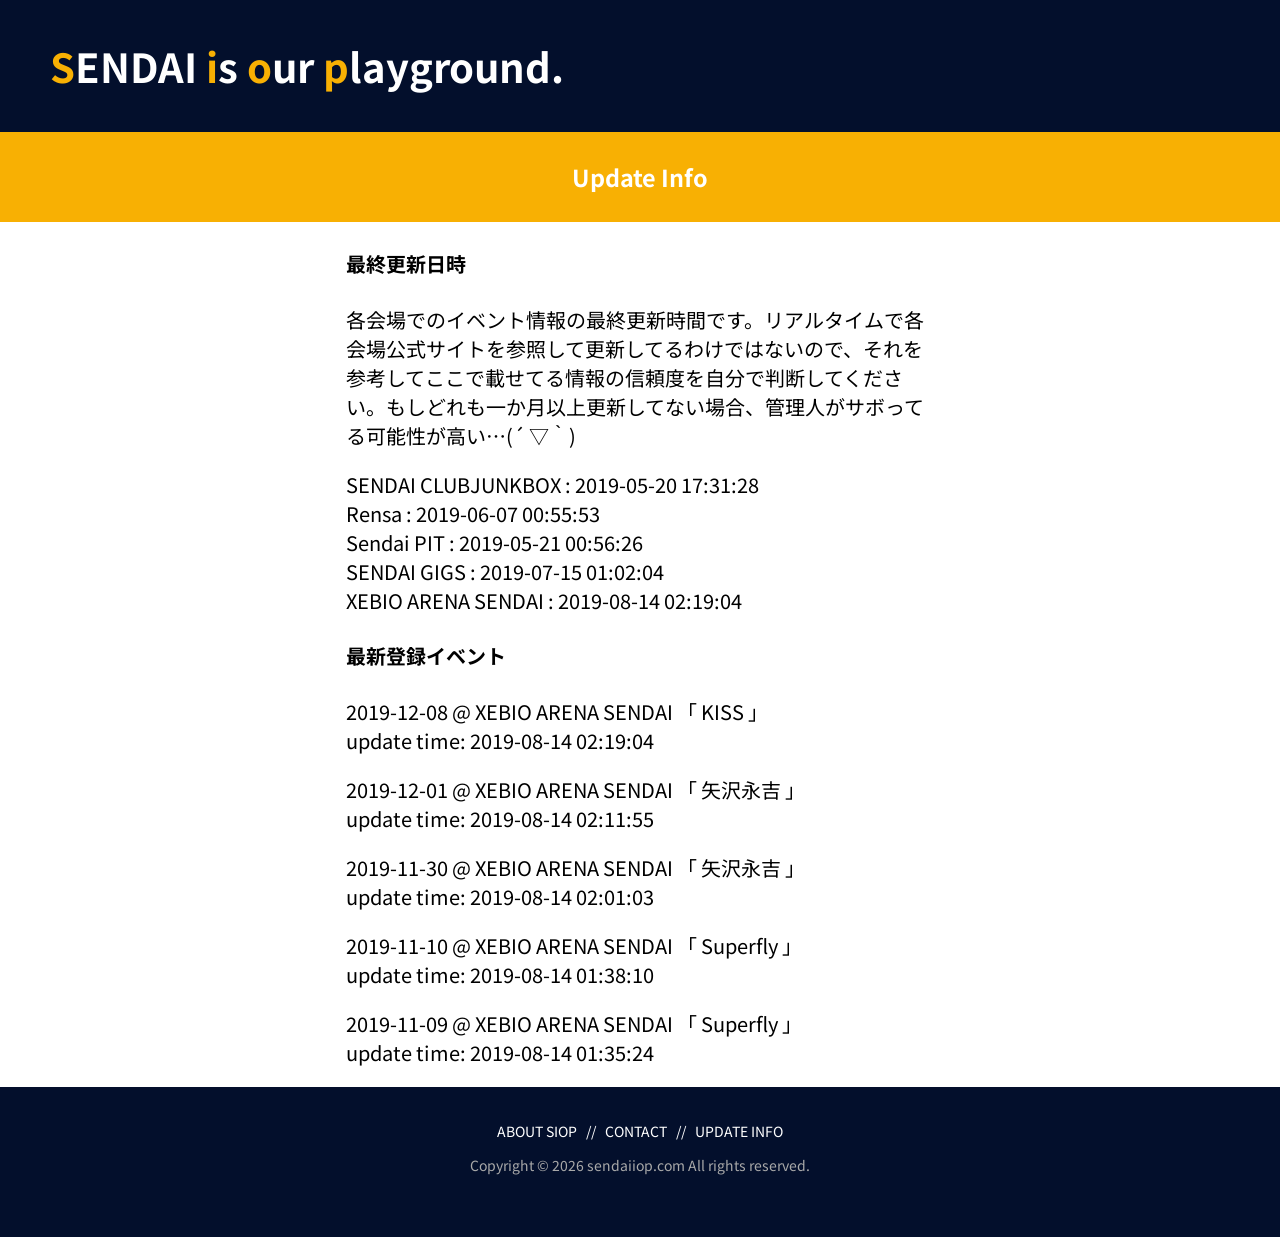
<file: archive/siop_v1/updateinfo.html>
<!DOCTYPE html>
<html>

<head>
    <!-- Google tag (gtag.js) -->
    <script async src="https://www.googletagmanager.com/gtag/js?id=G-EFWFTFTSVG"></script>
    <script>
        window.dataLayer = window.dataLayer || [];
        function gtag() { dataLayer.push(arguments); }
        gtag('js', new Date());

        gtag('config', 'G-EFWFTFTSVG');
    </script>
    <meta charset="utf-8">
    <meta http-equiv="X-UA-Compatible" content="IE=edge,chrome=1">
    <meta name="robots" content="noindex">
    <title>UPDATE INFO | SENDAI is our playground.</title>
    <meta name="viewport" content="width=device-width, initial-scale=1">
    <meta name="description" content="siopの更新情報。ライブ検索はこのページ左上のタイトル「SENDAI is our playground.」をタップしてGO。">
    <link href="https://fonts.googleapis.com/css?family=Noto+Sans+JP" rel="stylesheet">
    <link rel="shortcut icon" href="img/ico4.png">

    <link href="css/common.css" rel="stylesheet" type="text/css">
    <link href="css/mobile.css" rel="stylesheet" type="text/css" media="(min-width: 0px) and (max-width: 599px)">
    <link href="css/tablet.css" rel="stylesheet" type="text/css" media="(min-width: 600px) and (max-width: 900px)">
    <link href="css/pc.css" rel="stylesheet" type="text/css" media="(min-width: 901px)">


</head>

<body>
    <div id="header-dark">
        <h1><a href="index.html"><span class="kone"><span class="orange">S</span>ENDAI&nbsp;</span><span
                    class="kone"><span class="orange">i</span>s <span class="orange">o</span>ur <span
                        class="orange">p</span>layground.</span></a></h1>
    </div>
    <div id="event_title">
        <h3>Update Info</h3>
    </div>
    <div id="wrapper">
        <div class="contactarea">
            <h4>最終更新日時</h4>
            <p>各会場でのイベント情報の最終更新時間です。リアルタイムで各会場公式サイトを参照して更新してるわけではないので、それを参考してここで載せてる情報の信頼度を自分で判断してください。もしどれも一か月以上更新してない場合、管理人がサボってる可能性が高い…(´
                ▽｀)</p>
            <p>SENDAI CLUBJUNKBOX : 2019-05-20 17:31:28<br>Rensa : 2019-06-07 00:55:53<br>Sendai PIT : 2019-05-21
                00:56:26<br>SENDAI GIGS : 2019-07-15 01:02:04<br>XEBIO ARENA SENDAI : 2019-08-14 02:19:04<br></p>
            <h4>最新登録イベント</h4>
            <p>2019-12-08 @ XEBIO ARENA SENDAI <span class="kone"> 「 KISS 」</span><br>update time: 2019-08-14 02:19:04
            </p>
            <p>2019-12-01 @ XEBIO ARENA SENDAI <span class="kone"> 「 矢沢永吉 」</span><br>update time: 2019-08-14 02:11:55
            </p>
            <p>2019-11-30 @ XEBIO ARENA SENDAI <span class="kone"> 「 矢沢永吉 」</span><br>update time: 2019-08-14 02:01:03
            </p>
            <p>2019-11-10 @ XEBIO ARENA SENDAI <span class="kone"> 「 Superfly 」</span><br>update time: 2019-08-14
                01:38:10</p>
            <p>2019-11-09 @ XEBIO ARENA SENDAI <span class="kone"> 「 Superfly 」</span><br>update time: 2019-08-14
                01:35:24</p>
        </div>

    </div>


    <div id="footer">
        <p><a href="about.html">ABOUT SIOP</a>&nbsp;&nbsp;&nbsp;//&nbsp;&nbsp;&nbsp;<a
                href="contact.html">CONTACT</a>&nbsp;&nbsp;&nbsp;//&nbsp;&nbsp;&nbsp;<a href="updateinfo.html">UPDATE
                INFO</a></p>
        <p id="copyright">Copyright &copy; 2026 sendaiiop.com <span class="kone">All rights reserved.</span></p>
    </div>
</body>

</html>
</file>
<file: archive/siop_v1/css/common.css>
* {
  -webkit-box-sizing: border-box;
     -moz-box-sizing: border-box;
          box-sizing: border-box;
}

html{
    max-width:100vw;
    overflow-x: hidden;
    overflow-y: auto;
 
}

.orange{
    color: #f8b003;
}

#event_title{
    width: 100%;
    background: #f8b003;
    text-align: center;
    color: white;
    margin: 0;
    padding: 5px;
}

body {
    font-family: 'Noto Sans JP', 'Hiragino Kaku Gothic Pro', Meiryo, メイリオ, 'MS PGothic', arial, helvetica, sans-serif;
    background-color: #FFFFFF;
    margin: 0;
    padding: 0;
    border: 0;
    max-width: 100%;
    word-break: normal;
    overflow-wrap: break-word;
 
}
#header-light{
    max-width: 100vw;
    width: 100%;
    margin: 0;
    background-color: white;
    color: black;
}

#header-dark{
    max-width: 100vw;
    width: 100%;
    margin: 0; 
    background-color: #030F2C;
    color: white;   
}

#header-dark a:link{
    color: white;
}
#header-dark a:visited{
    color: white;
}

#header-dark a:hover{
    color: #f8b003;
}
#header-dark a:active{
    color: #f8b003;
}



#pic-header{
    max-width: 100%;
    width: 100%;
}

#wrapper{
    margin: 0 auto;
    
}

#inform{
    max-width: 100%;
    padding: 5px;
    margin: 0px 0px 10px 0px;
    text-align: center;
    color: white;
    /* background-color: #F6FBF6; */
    background-color: #030F2C;    
    
}


.searchwrapper{
    max-width: 100%;
    width: 100%;
    background-color: #f8b003;
    padding: 5px;
}
.searchboxfsearch{
    border-width: 5px 20px 5px 20px;
    border-color: white;
    border-style: solid;
    max-width: 100%;
    border-radius: 10px;
    background-color: white;
    text-align: center;
}
.searchbox{
    border-width: 5px 20px 5px 20px;
    border-color: #f8b003;
    border-style: solid;
    max-width: 100%;
    border-radius: 10px;
    background-color: white;
    text-align: center;
    
}
input[type="text"]{
    width: 150px;
    height: 35px;
    border: 4px solid #F7C85B;
    border-radius: 10px;
    margin: 5px;
    font-size: 16px;
    font-weight: bold;
    font-family: 'Noto Sans JP', Meiryo, メイリオ, sans-serif;
    text-align: center;
    background-color: white;
}

em{
    font-weight: bold;
    font-style: normal;
}

input[type="date"]{
    border: 4px solid #F7C85B;
    border-radius: 10px;
    margin: 5px;
    font-size: 16px;
    font-weight: bold;
    font-family: 'Noto Sans JP', Meiryo, メイリオ, sans-serif;
    text-align: center;
    background-color: white;
}
input[type="date"]:focus {
    border: 4px solid #030F2C;
}
input[type="date"]::-webkit-inner-spin-button{
  -webkit-appearance: none;
}
input[type="date"]::-webkit-clear-button{
  -webkit-appearance: none;
}
button{
    background-color: #f8b003; 
    border: 0px;
    border-radius: 5px;
    color: white;
    text-align: center;
    text-decoration: none;
    font-size: 16px;
    font-weight: bold;
    margin: 5px;
}
button:hover{
    border-color: #030F2C;
    background-color: #030F2C;    
}
button:active{
    border-color: #030F2C;
    background-color: #030F2C;
}

.date{
    text-align: right;
    font-weight: bold;
    padding: 0px 20px;
}

.placeinfo{
    text-align: left;
    margin: 0 auto;
}

.placeinfo h4{
    text-align: right;
}


img {
    max-width: 100%;
    height: auto;
}

#dark_title{
    max-width: 100%;
    width: 100%;
    color: white;
    background-color: #f8b003;
    margin: 0;
    padding: 5px;
    text-align: center;
}
.eventinfo{
    max-width: 100%;
    text-align: left;
    margin: 0 auto;
}



.everydaysevent{
    border-width: 10px;
    border-color: #030F2C;
    border-style: dashed;
    margin: 5px auto;
    
    border-radius: 10px;    
    text-align: left;
    padding: 10px;    
}


#todaysevent{
    border-width: 10px;
    border-color: #030F2C;
    border-style: dashed;
    margin: 5px auto;
    
    border-radius: 10px;    
    text-align: center;
    padding: 10px;
}
#todaysevent p{
    text-align: left;
}
#tomorrowsevent{
    border-width: 10px;
    border-color: #030F2C;
    border-style: dashed;
    margin: 5px auto;    
    border-radius: 10px;
    
    text-align: center;
    padding: 10px;
}
#tomorrowsevent p{
    text-align: left;
}
.place{
    color: #c6001c;
    font-weight: bold;
}

picture{
    background: #030F2C;
}
span.kone{
    display: inline-block;
}
#footer a:link{
    color:white;
}

a:link {
    color: black;
    text-decoration: none;
}
.place a:link{
    color: #c6001c;
    font-weight: bold;
}
#inform a:link{
    color: #f8b003;
}

#footer a:link{
    color: white;
}

a:visited {
    color: black;
    text-decoration: none;
}

.place a:visited{
    color: #c6001c;
    font-weight: bold;
}
#inform a:visited{
    color: #f8b003;
}
#footer a:visited{
    color: white;
}

a:hover {
    color:#f8b003;
    text-decoration: none;
}
.place a:hover{
    color:#f8b003;
    font-weight: bold;
}
#inform a:hover{
    color:#f8b003;
    text-decoration: none;
}

#footer a:hover{
    color:#f8b003;
}

a:active {
    color:#f8b003;
    text-decoration: none;
}
.place a:active{
    color:#f8b003;
    font-weight: bold;
}
#inform a:active{
    color: #f8b003;
    text-decoration: none;
}

#footer a:active{
    color: #f8b003;
}

#footer{
    margin: 10px 0px 0px 0px;
    padding: 20px;
    color: white;
    background-color: #030F2C;
    width: 100%;
    text-align: center;

}
#copyright{
    color:darkgray;
}
</file>
<file: archive/siop_v1/css/mobile.css>
body{
    font-size: 15px;
}

#header-light, #header-dark{
    padding: 5px 20px 5px 20px;
 }

#wrapper{
    max-width: 98%;
    margin: 0px 5px 0px 5px;
    padding: 0px 5px 0px 5px;
}
.placeinfo{
    width: 98%;
    padding: 12px;
}

.eventinfo{
    width: 98%;
    padding: 10px;
}
.dp{
    text-align: right;
}
.contactarea{
    width: 100%;
}

input[type="date"]{
    width: 180px;
    height: 35px;
}
button{
    width: 200px;
    height: 35px;
}


h1{
    font-size: 32px;
}
.everydaysevent{
    width: 100%;
}

#todaysevent{
    width: 100%;

}
#tomorrowsevent{
    width: 100%;
}
.searchbox,.searchboxfsearch{
    width: 90%;
    margin: 10px auto;
}



#footer{
    height: 120px;
    font-size: 12px;
}
</file>
<file: archive/siop_v1/css/tablet.css>
body{
    font-size: 20px;
}
#header-light, #header-dark{
    padding: 10px 30px 10px 30px;
 }

#wrapper{
    max-width: 95%;
    padding: 0px 10px 0px 10px;
}
 
input[type="checkbox"]{
  width: 1.2em; /*Desired width*/
  height: 1.2em; /*Desired height*/
}


.eventinfo{
    width: 80%;
    padding: 10px;
}
.placeinfo{
    width: 80%;
    padding: 10px;
}

.everydaysevent{
    width: 100%;

}

input[type="date"]{
    width: 160px;
    height: 35px;
}
button{
    width: 150px;
    height: 35px;
}
.contactarea{
    width: 100%;
}

.dp{
    text-align: right;
}
#todaysevent{
    width: 100%;
}

#tomorrowsevent{
    width: 100%;
}

.searchbox, .searchboxfsearch{
    width: 90%;
    margin: 10px auto;
}

#footer{
    height: 150px;
    font-size: 14px;
}
</file>
<file: archive/siop_v1/css/pc.css>
body{
    font-size: 20px;
}
#header-light, #header-dark{
    padding: 10px 50px 10px 50px;
 }

#wrapper{
    max-width: 95%;
    padding: 0px 20px 0px 20px;
}
.eventinfo{
    width: 60%;
    padding: 10px;
    text-align: center;
}

.placeinfo{
    width: 50%;
    padding: 10px;
}

.contactarea{
    width: 50%;
    margin: 0 auto;
}

.everydaysevent{
    width: 80%;
    padding: 20px;
}

#todaysevent{
    width: 49%;
    display: table-cell;

}

#tomorrowsevent{    
    width: 49%;
    display: table-cell;

}

input[type="date"]{
    width: 140px;
    height: 35px;
}

button{
    width: 140px;
    height: 35px;
}

.dp{
    text-align: center;
}
.container-table{
    width:100%;
    display: table; 
    border-collapse: separate; 
    border-spacing: 20px 0;
    margin: 0 auto;
}
.table-row{
    display: table-row;
}

input[type="checkbox"]{
  width: 1.3em; /*Desired width*/
  height: 1.3em; /*Desired height*/
}

.searchbox, .searchboxfsearch{
    width: 70%;
    margin: 10px auto;
}
#inform a:link{
    color: white;
}
#inform a:visited{
    color: white;
}
#inform a:hover{
    color: #f8b003;
;
}
#inform a:active{
    color: #f8b003;
}
#footer{
    height: 150px;
    font-size: 14px;
}
</file>
<file: archive/siop_v2/common/css/common.css>
* {
    box-sizing: border-box;
}

body {
    margin: 0;
    font-family: 'Noto Serif JP', 'Noto Serif TC', serif;
}
#back-slider img{
    width: 100%;
    height: 100vh;
    object-fit: cover;
}

.logo, .menu{
    font-family: 'Oxygen Mono', monospace;
}

.article-date{
    font-family: 'Oxygen Mono', monospace;
}

.pickup-container h3{
    font-family: 'Oxygen Mono', monospace;
}

.pickup-container {
    font-family: 'Noto Sans JP', 'Noto Sans TC', sans-serif;
}
  .pickup-container a{
      color: white;   
  }
  .pickup-container a:hover{
      font-weight: bold;
  }


.music-container h3{
    font-family: 'Oxygen Mono', monospace;
}

.music-container {
    font-family: 'Noto Sans JP', 'Noto Sans TC', sans-serif;
}

  .music-container a{
      color: white;   
  }
  .music-container a:hover{
      font-weight: bold;
  }
  .music-container .tips{
      text-align: right;
      padding: 10px 5px;
  }

.news-container a{
    color: black;
}
 
blockquote {
    font-style: italic;
    margin: 10px;
}

.colorRed {
    color: red;
}

#back-slider > img {
    transition: opacity 4000ms linear;
}
img.out{
    opacity: 0;
}
</file>
<file: archive/siop_v2/common/css/mobile.css>
body{
    background-image:url(../../slider/IMG_20180403_161944_16x9.jpg);
    background-color: black;
    background-attachment: fixed;
}

#back-slider{
  display: none;
}

.pc-menu{
    display: none;
}

.npc-menu{
    width: 100%;
}
  .npc-menu .logo{
    width: 100%;
    font-size: 2em;
    margin: 5px 0;
    padding: 10px 0 10px 10px;
    background-color: rgba(255,255,255,0.7);  
  }
    .npc-menu .logo a{
      text-decoration: none;
      color: black;
    }

  .npc-menu .menu{
      display: inline-block;
      margin: 0;
      width: 32.5%;
      padding: 10px 0;
      text-align: center;
      font-size: 1.1em;
      background-color: rgba(255,255,255,0.7);  
  }
    .npc-menu .menu a{
      text-decoration: none;
      color: black;
    }

.footer{
    color: whitesmoke;
    padding-left: 10px;
}

.news-container{
    width: 100%;
    padding: 5%;
    margin: 20px auto 20px;
    background-color: rgba(255,255,255,0.8);
}

.blog-container{
    width: 100%;
    padding: 10px 0;
}
    .blog-container .article{
          width: 100%;
          margin: 0 auto 20px;
          background-color: rgba(255,255,255,0.8);
          padding: 5%;

    }
    .blog-container .article .article-title{
        font-size: 1.5em;
        font-weight: bold;
    }
    .blog-container .article .article-date{
        text-align: right;
    }

.page-container{
    width: 100%;
    padding: 10px 0;
}
    .page-container .article{
        width: 100%;
        margin: 0 auto 20px;
        background-color: rgba(255,255,255,0.8);
        padding: 5%;
    }
    .page-container .article .article-title{
        font-size: 1.5em;
        font-weight: bold;
    }
    .page-container .article .article-date{
        text-align: right;
    }

.pickup-container{
    background-color: rgba(7, 176, 44, 0.8);
    margin: 10px 0;
    width: 100%;
    color: white;

}
    .pickup-container h3{
        text-align: right;
        padding: 10px 20px;
        font-size: 1.7em;
        margin-top: 15px;
        margin-bottom: 5px;     
    }
    .pickup-container .youtube-tlink{
        width: 100%;
        height: 100px;
        padding: 30px;
        background-color: black;
        text-align: center;
    }

    .pickup-container .youtube-iframe{
        position: relative;
        width: 100%;
        height: 0;
        padding-bottom: 56.25%;
    }
    .pickup-container .youtube-iframe iframe{
        position: absolute;
        top: 0;
        left: 0;
        width: 100%;
        height: 100%;
    }
    .pickup-container .spotify-iframe{
        width: 100%;
        height: 80px;
    }
    .pickup-container .spotify-iframe iframe{
        width: 100%;
        height: 100%;
    }
    .pickup-container .artist-title{
        padding: 15px;
        font-size: 1.3em;
    }
    .pickup-container .pickup-comment{
        padding: 0 20px 20px 20px;
    }
.music-container{
    background-color: rgba(7, 176, 44, 0.8);
    margin: 10px 0;
    width: 100%;
    color: white;
    
}
    .music-container h3{
        text-align: right;
        padding: 10px 20px;
        font-size: 1.7em;
        margin-top: 15px;
        margin-bottom: 5px;     
    }
    .music-container .youtube-tlink{
        width: 100%;
        height: 100px;
        padding: 30px;
        background-color: black;
        text-align: center;
    }

    .music-container .youtube-iframe{
        position: relative;
        width: 100%;
        height: 0;
        padding-bottom: 56.25%;
    }
    .music-container .youtube-iframe iframe{
        position: absolute;
        top: 0;
        left: 0;
        width: 100%;
        height: 100%;
    }
    .music-container .spotify-iframe{
        width: 100%;
        height: 80px;
    }
    .music-container .spotify-iframe iframe{
        width: 100%;
        height: 100%;
    }
    .music-container .artist-title{
        padding: 15px;
        font-size: 1.3em;
    }
    .music-container .pickup-comment{
        padding: 0 20px 20px 20px;
    }
    .music-container .tips{
        text-align: center;
    }

.music-page{
    background-color: rgba(255, 255, 255, 0.9);
    color: black;
    text-align: right;
    padding: 5px 10px;
    margin: 10px 0;
    width: 100%;
}
    .music-page p a{
        text-decoration: none;
        color: black;
    }
    .music-page p a:visited{
        color: black;
    }
</file>
<file: archive/siop_v2/common/css/tablet.css>
body{
    position: relative;
    background-image:url(../../slider/IMG_20180403_161944_16x9.jpg);
    background-attachment: fixed;
    background-position: right;
    background-color: black;
}

#back-slider{
    z-index: -1;
    position: fixed;
    top: 0px;
    left: 0px;
    width: 100%;
    height: 100vh;
    max-height: 100vh;
    background-color: black;
}

#back-slider > div { 
    position: absolute; 
    width: 100%;
    height: 100vh;
}

.pc-menu{
    display: none;
}

.npc-menu{
    position: fixed;
    top: 10px;
    left: 0px;
    background-color: rgba(255,255,255,0.6);
    width: 23%;
}
  .npc-menu .logo{
    width: 100%;
    max-width: 300px;
    font-size: 2em;
    padding: 0 0 35px 5px;
  }
    .npc-menu .logo a{
      text-decoration: none;
      color: black;
    }

  .npc-menu .menu{
      width: 100%;
      padding: 0 0 10px 20px;
      font-size: 1.1em;
  }
    .npc-menu .menu a{
      text-decoration: none;
      color: black;
    }

.footer{
    position: fixed;
    bottom: 5px;
    z-index: 3;
    padding: 0 20px;
    width: 30%;
    color: whitesmoke;
    
}

.news-container{
    width: 70%;
    margin-left: 30%;
    margin-top: 10px;
    min-width: 480px;
    padding: 10px 30px;
    background-color: rgba(255,255,255,0.8);
}

.blog-container{
    width: 70%;
    margin-left: 30%;
    min-width: 480px;
    padding: 10px 0;
}
    .blog-container .article{
          width: 100%;
          margin: 0 auto 20px;
          background-color: rgba(255,255,255,0.8);
          border-radius: 20px 0 0 20px;
          padding: 5%;

    }
    .blog-container .article .article-title{
        font-size: 1.5em;
        font-weight: bold;
    }
    .blog-container .article .article-date{
        text-align: right;
    }

.page-container{
    width: 70%;
    margin-left: 30%;
    min-width: 480px;
    padding: 10px 0;
}
    .page-container .article{
        width: 100%;
        margin: 0 auto 20px;
        background-color: rgba(255,255,255,0.8);
        border-radius: 20px 0 0 20px;
        padding: 5%;
    }
    .page-container .article .article-title{
        font-size: 1.5em;
        font-weight: bold;
    }
    .page-container .article .article-date{
        text-align: right;
    }

.pickup-container{
    background-color: rgba(7, 176, 44, 0.8);
    margin: 10px 0;
    width: 70%;
    margin-left: 30%;
    min-width: 480px;
    color: white;

}
    .pickup-container h3{
        text-align: right;
        padding: 10px 20px;
        font-size: 1.7em;
        margin-top: 15px;
        margin-bottom: 5px;     
    }
    .pickup-container .youtube-tlink{
        width: 100%;
        height: 100px;
        text-align: center;
        background-color: black;
        padding: 30px;
    }

    .pickup-container .youtube-iframe{
        position: relative;
        width: 100%;
        height: 0;
        padding-bottom: 56.25%;
    }
    .pickup-container .youtube-iframe iframe{
        position: absolute;
        top: 0;
        left: 0;
        width: 100%;
        height: 100%;
    }
    .pickup-container .spotify-iframe{
        width: 100%;
        height: 80px;
    }
    .pickup-container .spotify-iframe iframe{
        width: 100%;
        height: 100%;
    }
    .pickup-container .artist-title{
        padding: 15px;
        font-size: 1.3em;
    }
    .pickup-container .pickup-comment{
        padding: 0 20px 20px 20px;
    }

.music-container{
    background-color: rgba(7, 176, 44, 0.7);
    margin: 10px 0;
    width: 70%;
    margin-left: 30%;
    min-width: 480px;
    color: white;
    
}
    .music-container h3{
        text-align: right;
        padding: 10px 20px;
        font-size: 1.7em;
        margin-top: 15px;
        margin-bottom: 5px;     
    }
    .music-container .youtube-tlink{
        width: 100%;
        height: 100px;
        text-align: center;
        background-color: black;
        padding: 30px;
    }
    
    .music-container .youtube-iframe{
        position: relative;
        width: 100%;
        height: 0;
        padding-bottom: 56.25%;
    }
    .music-container .youtube-iframe iframe{
        position: absolute;
        top: 0;
        left: 0;
        width: 100%;
        height: 100%;
    }
    .music-container .spotify-iframe{
        width: 100%;
        height: 80px;
    }
    .music-container .spotify-iframe iframe{
        width: 100%;
        height: 100%;
    }
    .music-container .artist-title{
        padding: 15px;
        font-size: 1.3em;
    }
    .music-container .pickup-comment{
        padding: 0 20px 20px 20px;
    }
.music-page{
    background-color: rgba(255, 255, 255, 0.9);
    color: black;
    padding: 5px 10px;
    text-align: right;
    margin: 10px 0;
    width: 70%;
    margin-left: 30%;
    min-width: 480px;
}
    .music-page p a{
        text-decoration: none;
        color: black;
    }
    .music-page p a:visited{
        color: black;
    }
</file>
<file: archive/siop_v2/common/css/pc.css>
body{
    position: relative;
    background-color: black;
    background-image:url(../../slider/IMG_20180403_161944_16x9.jpg);
    background-attachment: fixed;
    background-position: right;
}

#back-slider{
    z-index: -1;
    position: fixed;
    top: 0px;
    left: 0px;
    width: 100%;
    height: 100vh;
    max-height: 100vh;
    background-color: black;
}

#back-slider > div { 
    position: absolute; 
    width: 100%;
    height: 100vh;
}

.pc-menu{
    z-index: 2;
    position: fixed;
    top: 30px;
    left: 0;
    width: 15%;
}
  .pc-menu .logo{
    background-color: rgba(255,255,255,0.6);
    width: 100%;
    max-width: 300px;
    font-size: 3em;
    padding: 0 0 0 5px;
  }
    .pc-menu .logo a{
      text-decoration: none;
      color: black;
    }
    .pc-menu .logo a:hover{
      font-weight: bolder;
    }
  .pc-menu .menu{
      background-color: rgba(255,255,255,0.6);
      position: absolute;
      top: 100px;
      width: 100%;
      max-width: 300px;
      padding: 20px 30px 20px 10%;
      line-height: 2em;
      font-size: 1em;
  }
    .pc-menu .menu a{
      text-decoration: none;
      color: black;
    }
    .pc-menu .menu a:hover{
      text-decoration: underline;
    }


.npc-menu{
    display: none;
}

.footer{
    position: fixed;
    bottom: 5px;
    z-index: 3;
    padding: 0 20px;
    width: 30%;
    color: whitesmoke;
    
}

.news-container{
    z-index: 2;
    position: absolute;
    top: 0;
    right: 0;
    width: 38%;
    padding: 10px 0;
}
    .news-container .article{
        width: 95%;
        margin: 0 auto 20px;
        background-color: rgba(255,255,255,0.8);
        border-radius: 20px;
        padding: 5%;
    }

.blog-container{
    z-index: 2;
    position: absolute;
    top: 500px;
    right: 0;
    width: 38%;
    /* min-width: 480px; */
    padding: 10px 0;
    min-height: 100%;
}
    .blog-container .article{
          width: 95%;
          margin: 0 auto 20px;
          background-color: rgba(255,255,255,0.8);
          border-radius: 20px;
          padding: 5%;

    }
    .blog-container .article .article-title{
        font-size: 1.5em;
        font-weight: bold;
    }
    .blog-container .article .article-date{
        text-align: right;
    }

.page-container{
    z-index: 2;
    position: absolute;
    top: 0;
    right: 0;
    width: 70%;
    padding: 10px 0;
    min-height: 100%;
}
    .page-container .article{
        width: 95%;
        margin: 0 auto 20px;
        background-color: rgba(255,255,255,0.8);
        border-radius: 20px;
        padding: 5%;
    }
    .page-container .article .article-title{
        font-size: 1.5em;
        font-weight: bold;
    }
    .page-container .article .article-date{
        text-align: right;
    }

.pickup-container{
    z-index: 2;
    position: absolute;
    background-color: rgba(7, 176, 44, 0.8);
    top: 0;
    right: 38%;
    margin: 10px 0;
    width: 38%;
    /* min-width: 480px; */
    border-radius: 20px 20px 20px 20px;
    color: white;

}
    .pickup-container h3{
        text-align: right;
        padding: 0 30px;
        font-size: 1.7em;
        margin-top: 15px;
        margin-bottom: 5px;
        
    }
    .pickup-container .youtube-tlink{
        background-color: black;
        width: 100%;
        height: 80px;
        text-align: center;
        padding: 25px;
    }

    .pickup-container .youtube-iframe{
        position: relative;
        width: 100%;
        height: 0;
        padding-bottom: 56.25%;
    }
    .pickup-container .youtube-iframe iframe{
        position: absolute;
        top: 0;
        left: 0;
        width: 100%;
        height: 100%;
    }

    .pickup-container .spotify-iframe{
        width: 100%;
        height: 80px;
    }
    .pickup-container .spotify-iframe iframe{
        width: 100%;
        height: 100%;
    }

    .pickup-container .artist-title{
        padding: 10px 15px;
        font-size: 1.3em;
    }
    .pickup-container .pickup-comment{
        padding: 10px 15px;
    }

.music-container{
    z-index: 2;
    background-color: rgba(7, 176, 44, 0.8);
    margin: 10px 0;
    width: 70%;
    margin-left: 30%;
    min-width: 480px;
    color: white;    
}
    .music-container h3{
        text-align: right;
        padding: 10px 30px;
        font-size: 1.7em;
        margin-top: 15px;
        margin-bottom: 5px;
            
    }
    .music-container .youtube-tlink{
        background-color: black;
        width: 100%;
        height: 80px;
        text-align: center;
        padding: 25px;
    }
    
    .music-container .youtube-iframe{
        position: relative;
        width: 100%;
        height: 0;
        padding-bottom: 56.25%;
    }
    .music-container .youtube-iframe iframe{
        position: absolute;
        top: 0;
        left: 0;
        width: 100%;
        height: 100%;
    }
    
    .music-container .spotify-iframe{
        width: 100%;
        height: 80px;
    }
    .music-container .spotify-iframe iframe{
        width: 100%;
        height: 100%;
    }
    
    .music-container .artist-title{
        padding: 10px 15px;
        font-size: 1.3em;
    }
    .music-container .pickup-comment{
        padding: 10px 15px;
    }
.music-page{
    z-index: 2;
    background-color: rgba(255, 255, 255, 0.9);
    margin: 10px 0;
    width: 70%;
    margin-left: 30%;
    min-width: 480px;
    color: black;
    padding: 5px 10px;
    text-align: right;
}
    .music-page p a{
        text-decoration: none;
        color: black;
    }
    .music-page p a:visited{
        color: black;
    }
</file>
<file: archive/siop_v2/common/libs/font-awesome/css/brands.min.css>
/*!
 * Font Awesome Free 5.15.3 by @fontawesome - https://fontawesome.com
 * License - https://fontawesome.com/license/free (Icons: CC BY 4.0, Fonts: SIL OFL 1.1, Code: MIT License)
 */
@font-face{font-family:"Font Awesome 5 Brands";font-style:normal;font-weight:400;font-display:block;src:url(../webfonts/fa-brands-400.eot);src:url(../webfonts/fa-brands-400.eot?#iefix) format("embedded-opentype"),url(../webfonts/fa-brands-400.woff2) format("woff2"),url(../webfonts/fa-brands-400.woff) format("woff"),url(../webfonts/fa-brands-400.ttf) format("truetype"),url(../webfonts/fa-brands-400.svg#fontawesome) format("svg")}.fab{font-family:"Font Awesome 5 Brands";font-weight:400}
</file>
